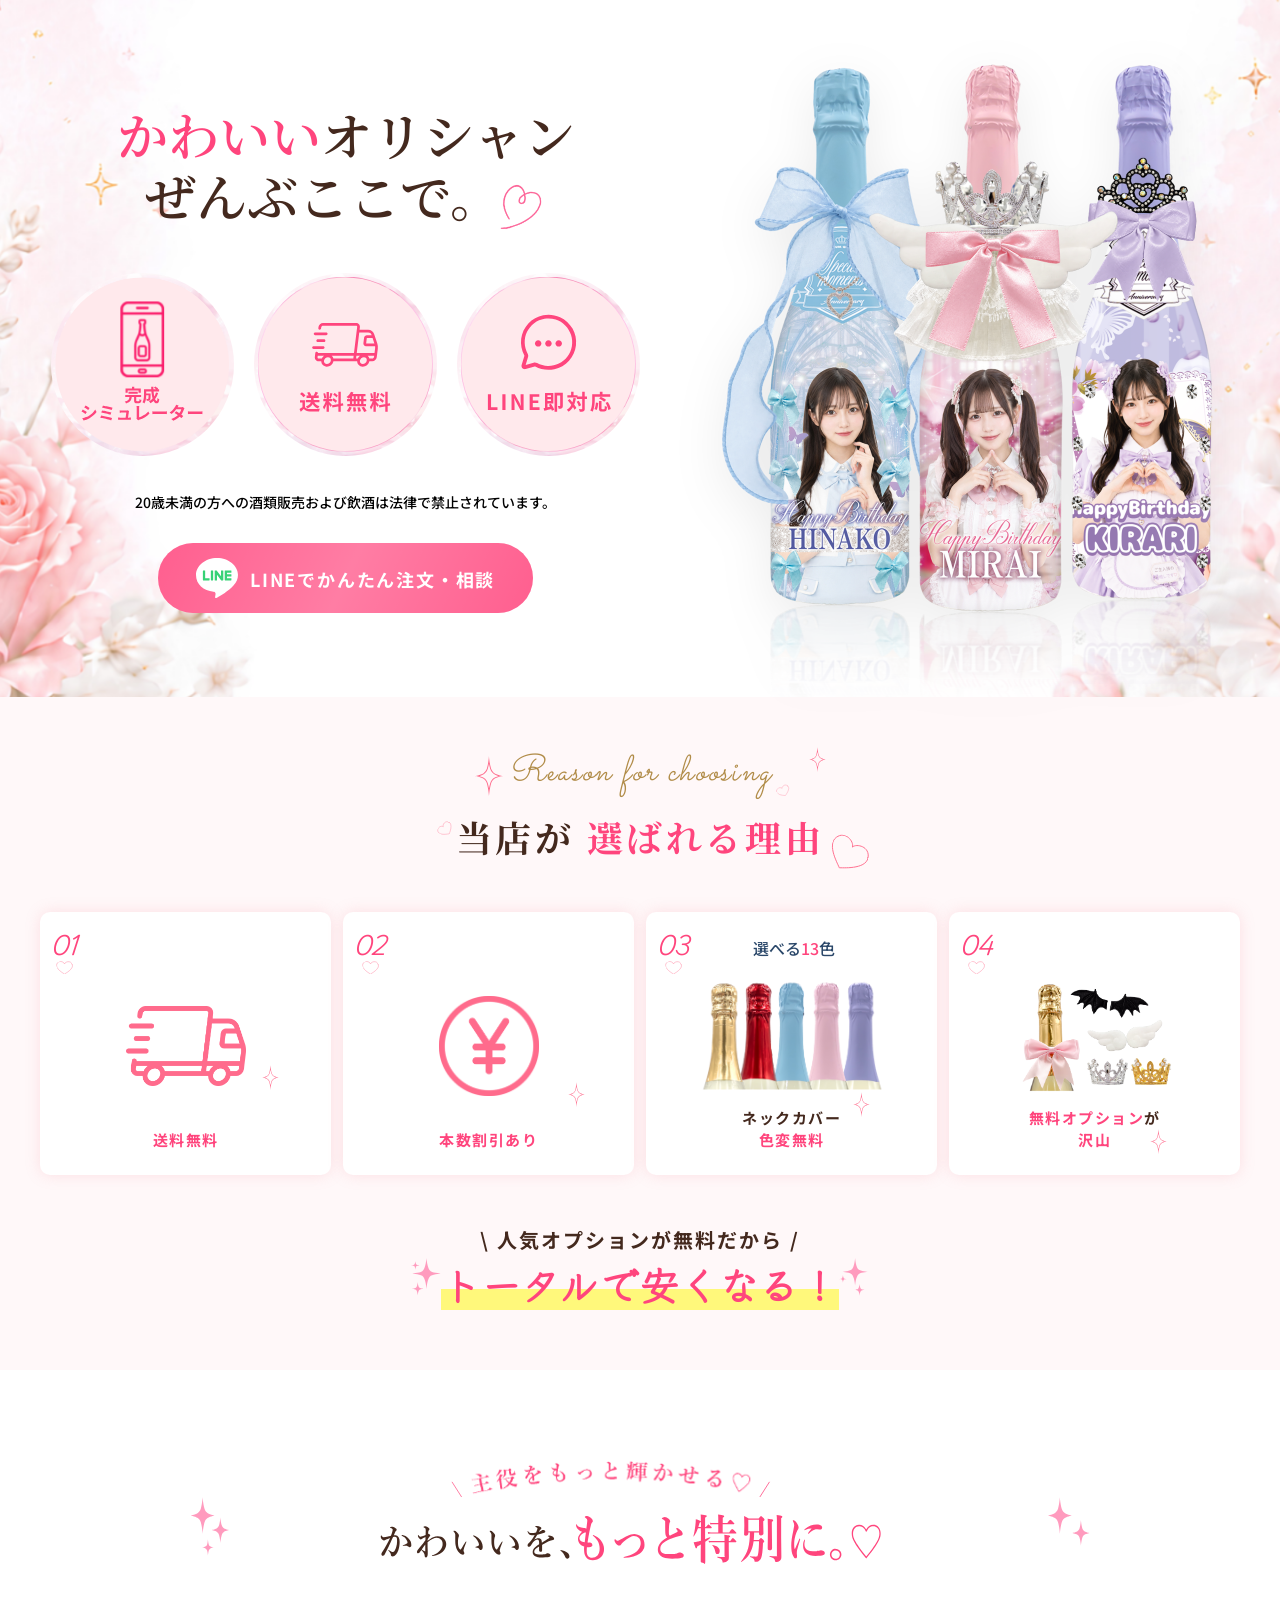
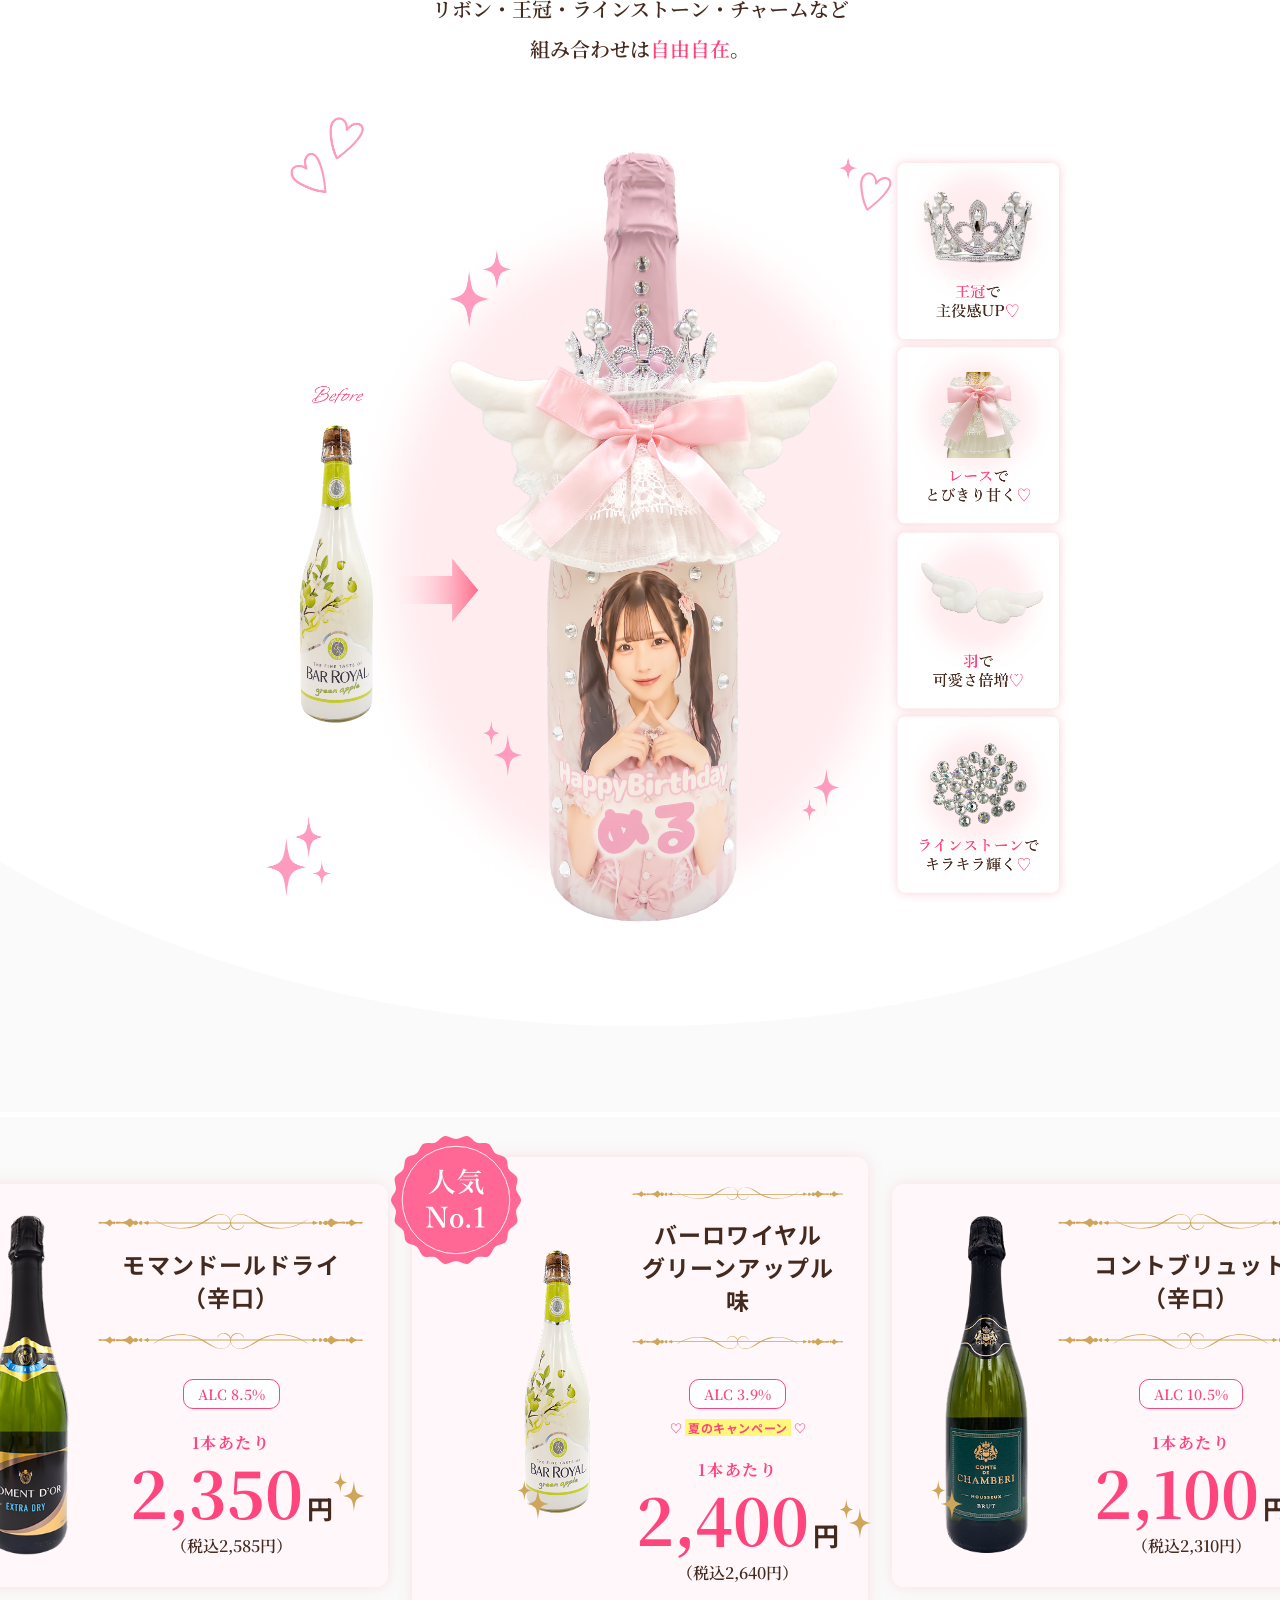
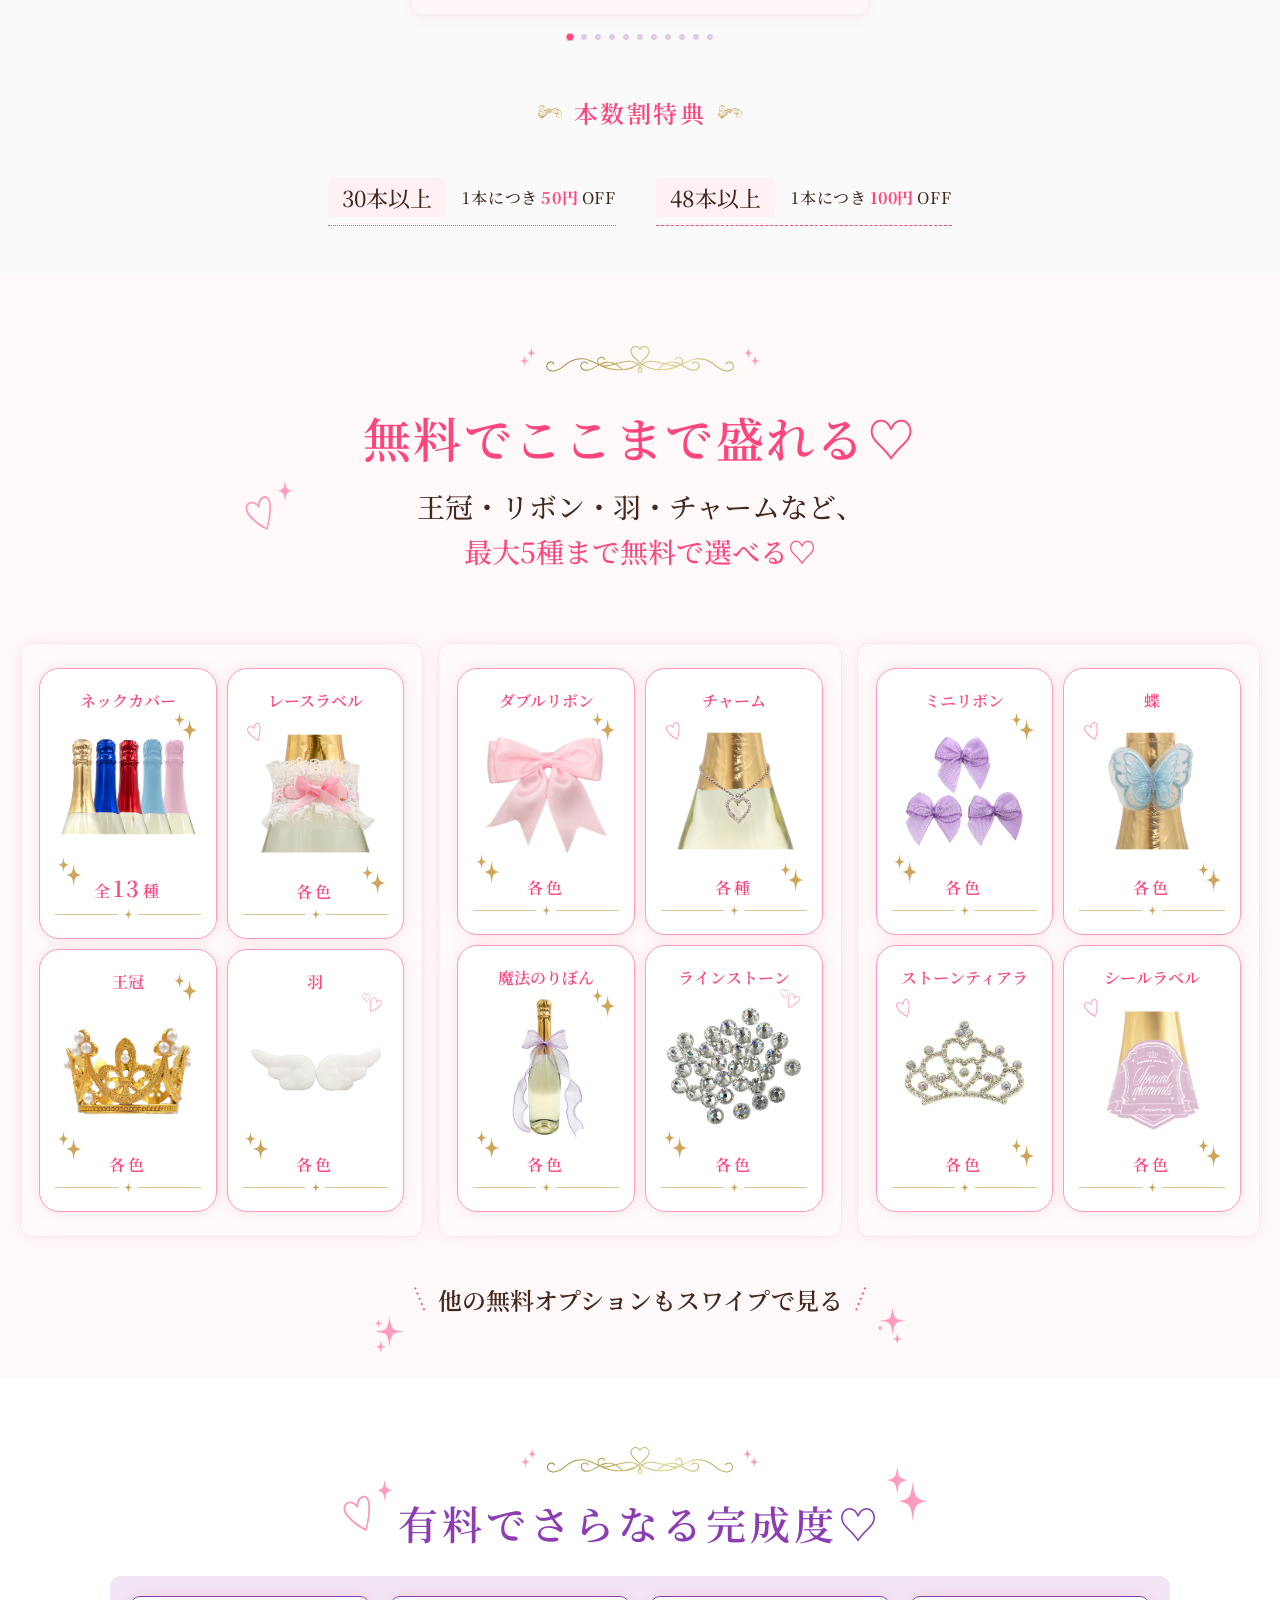
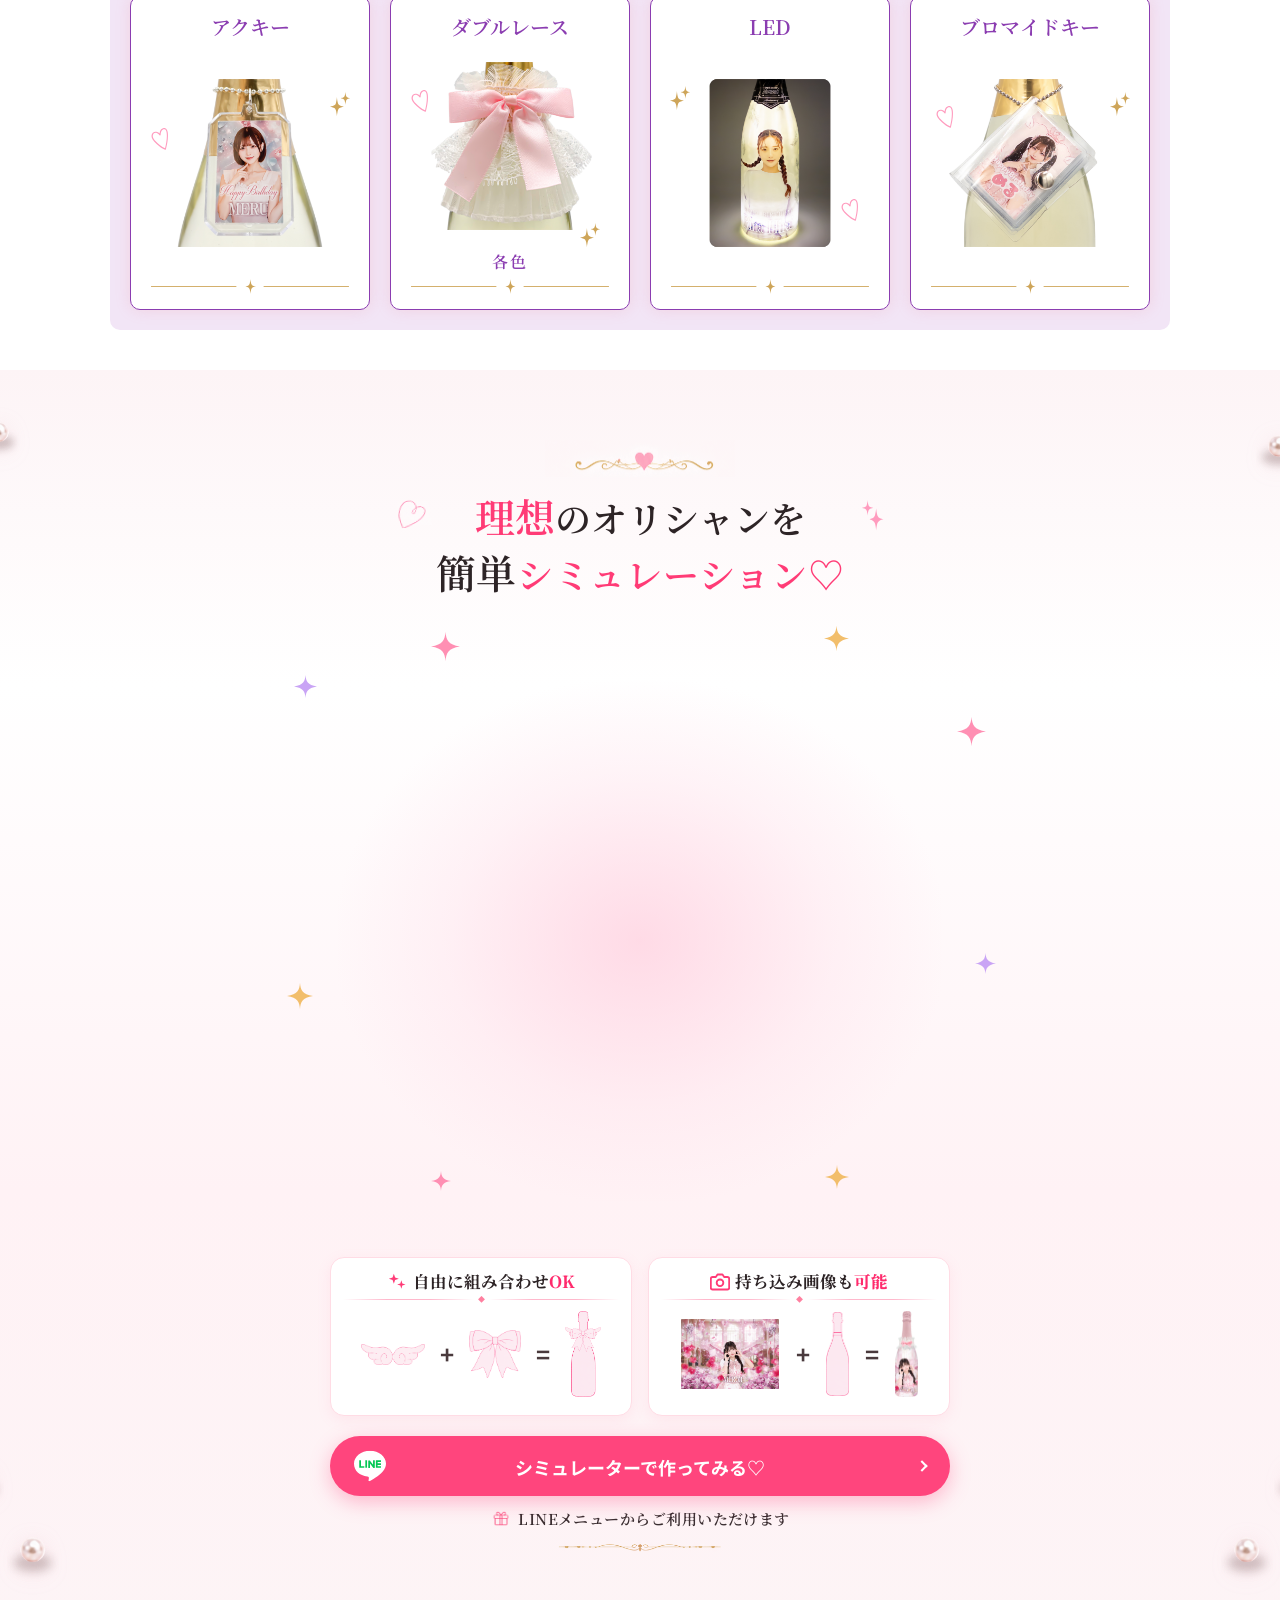
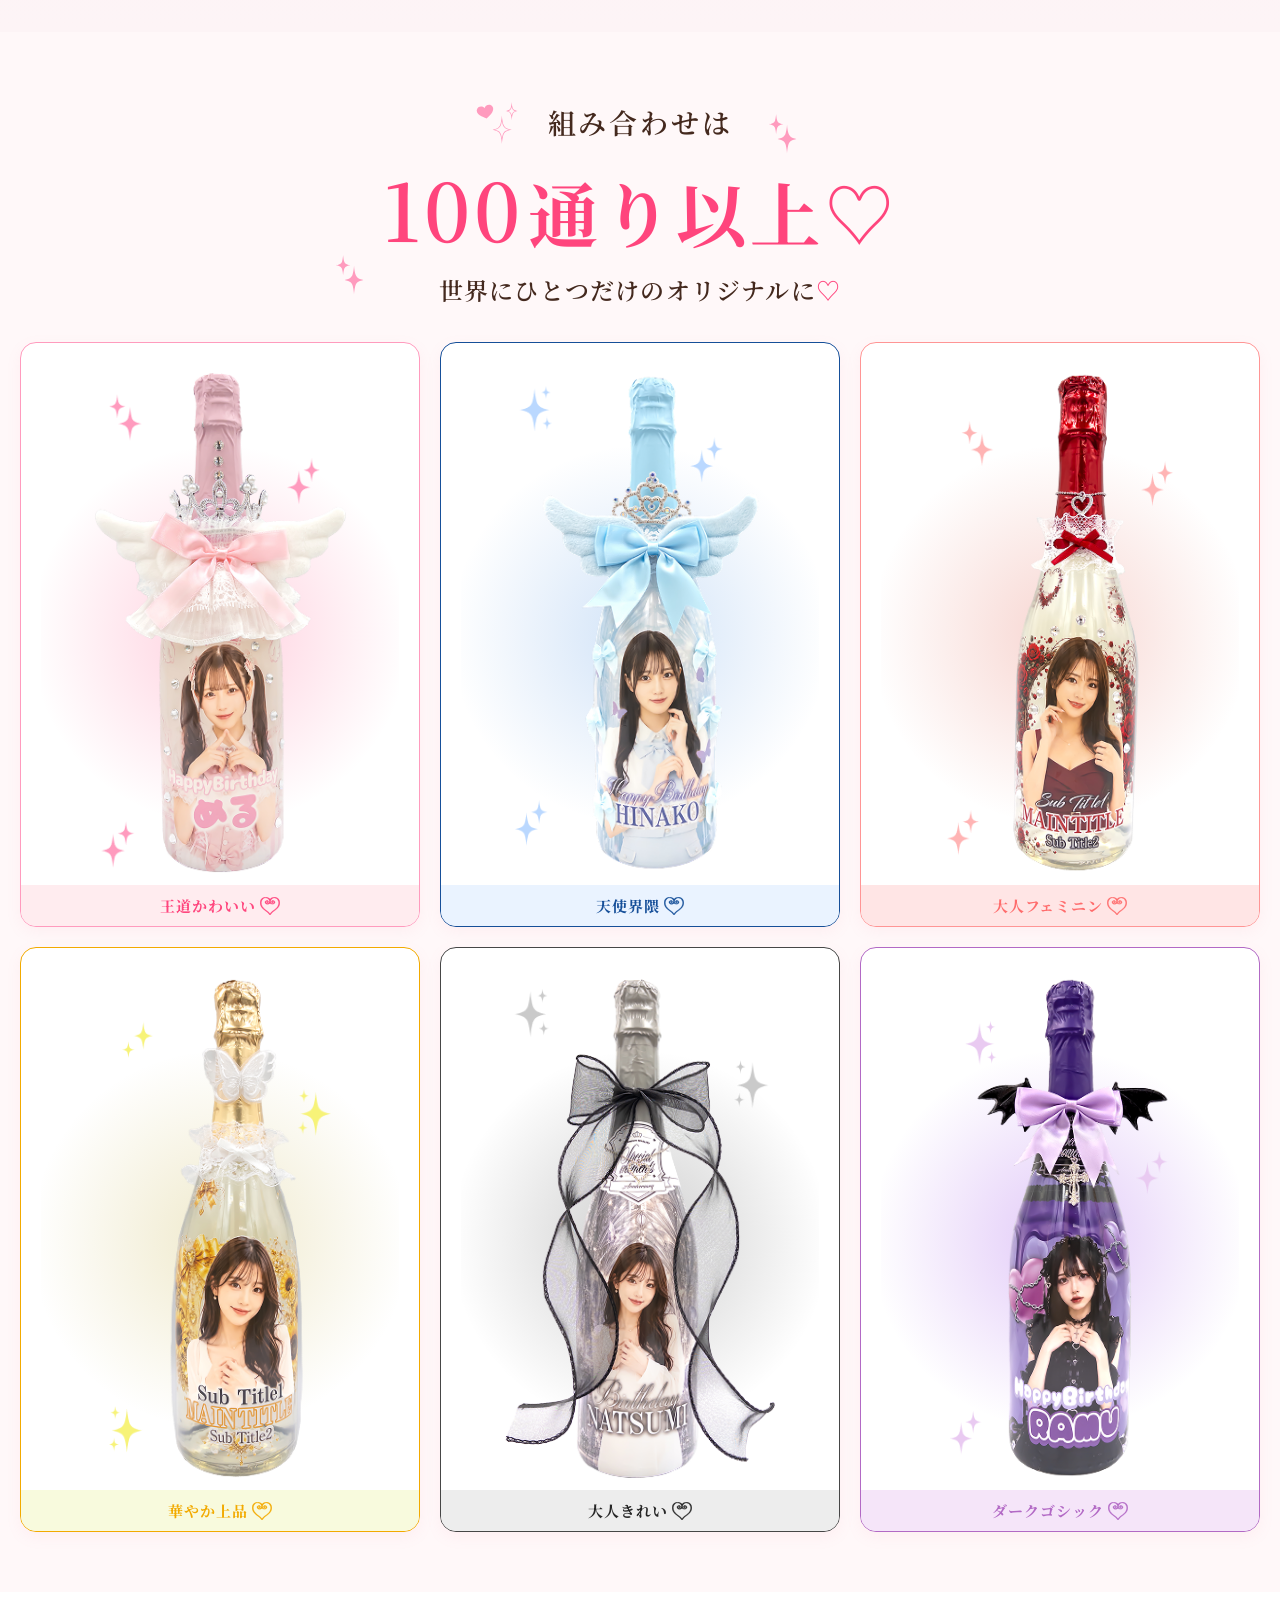
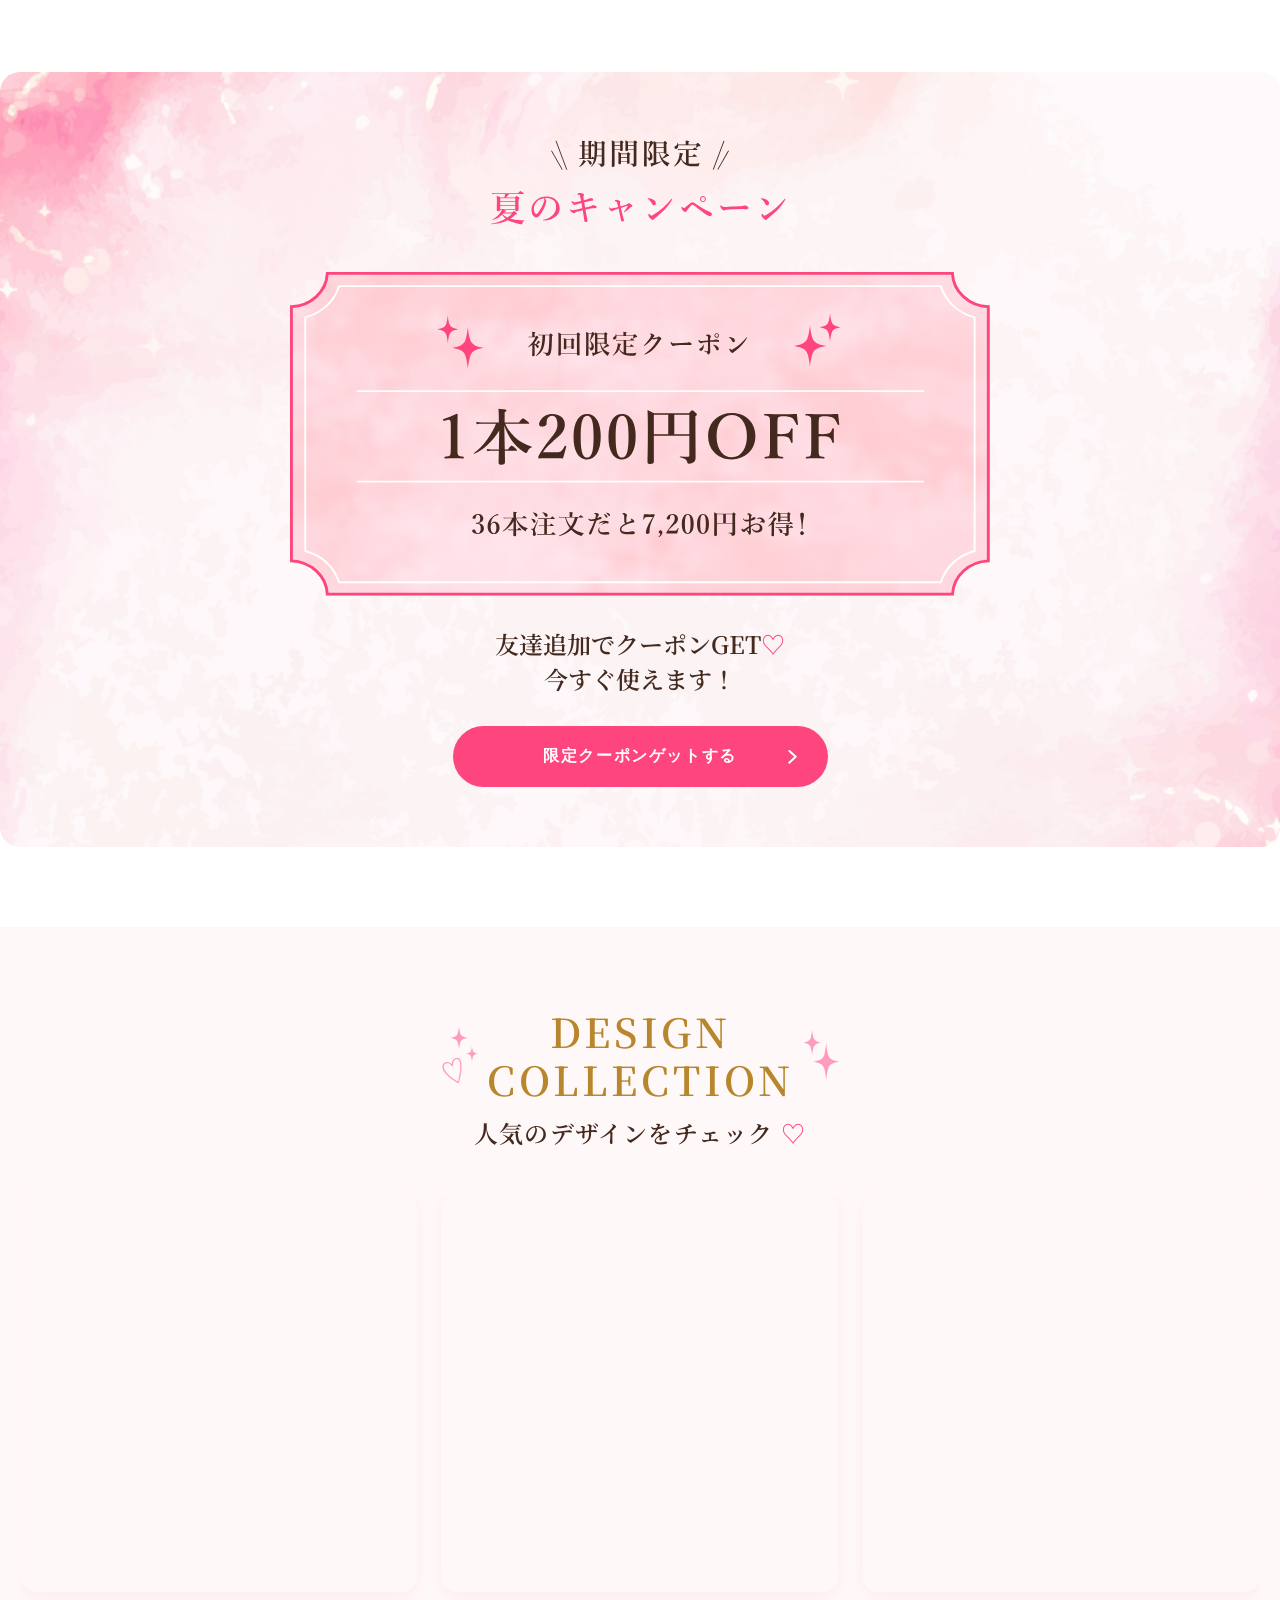
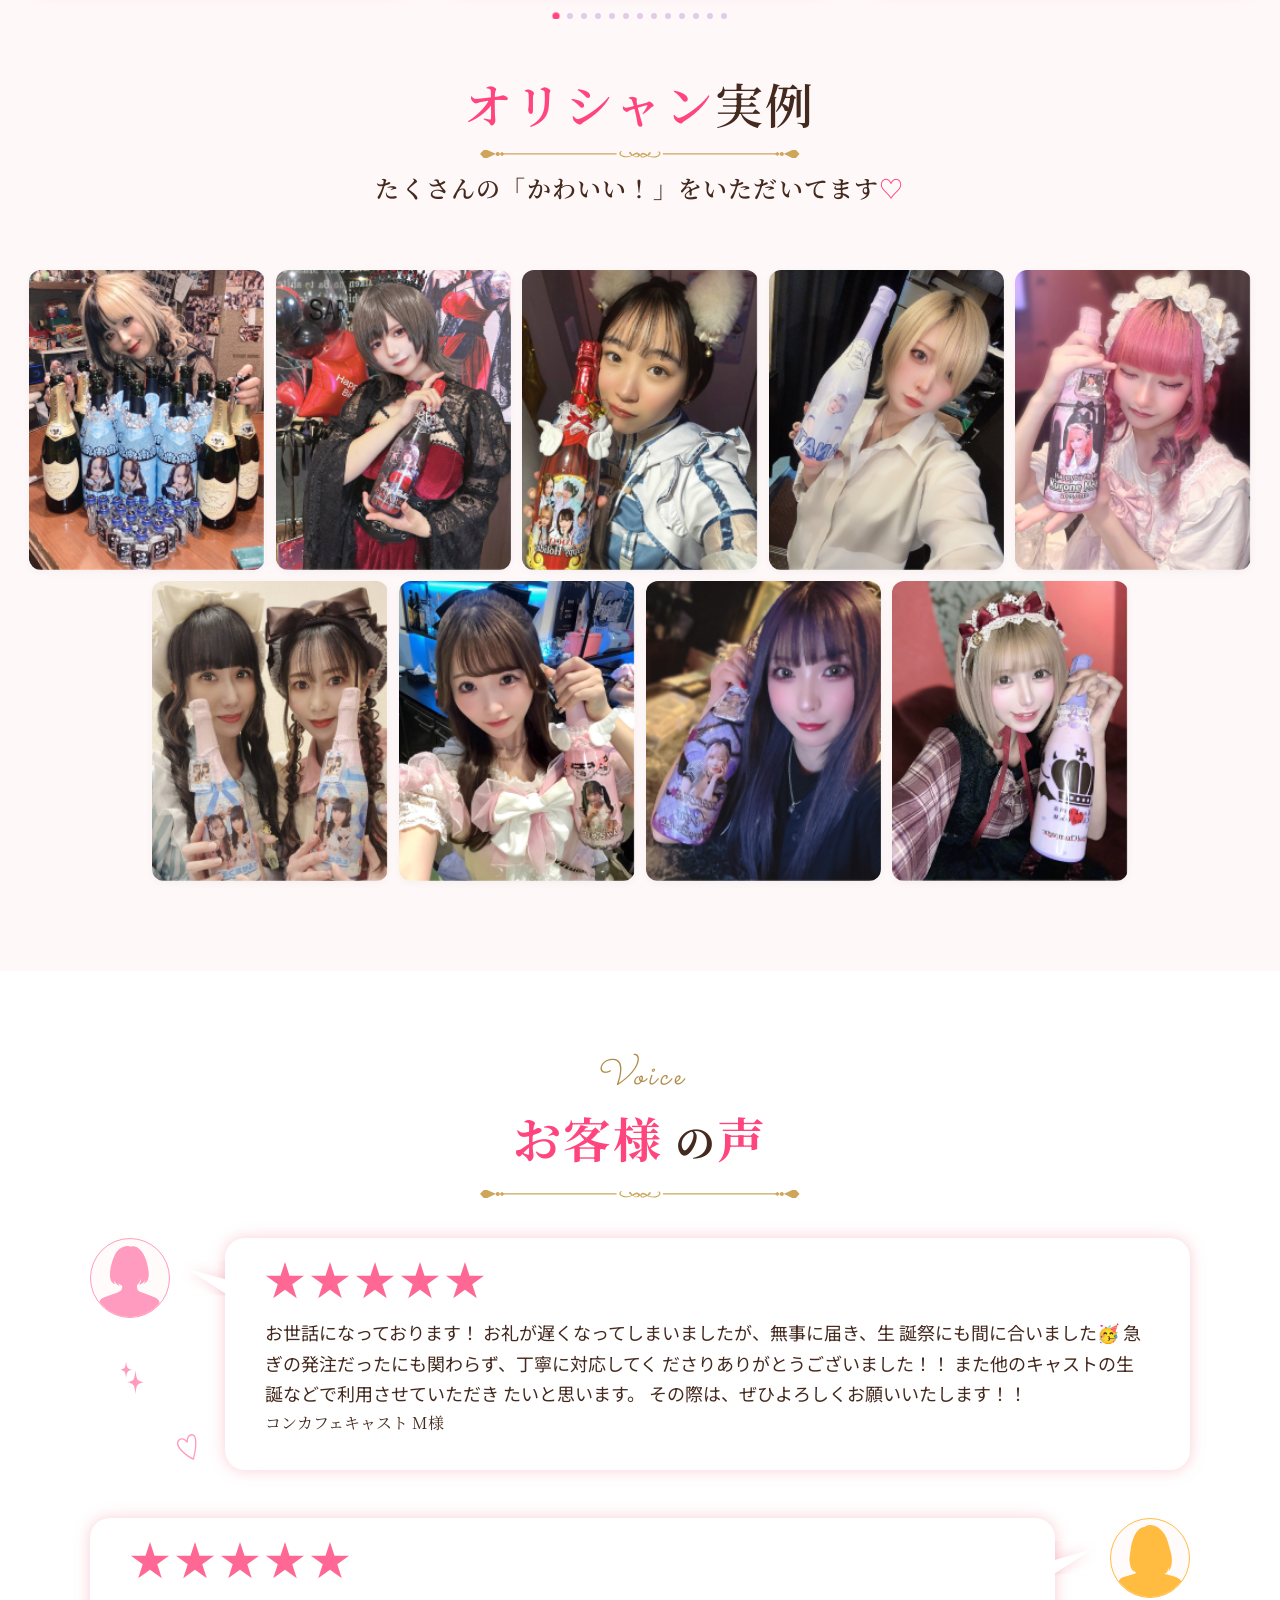
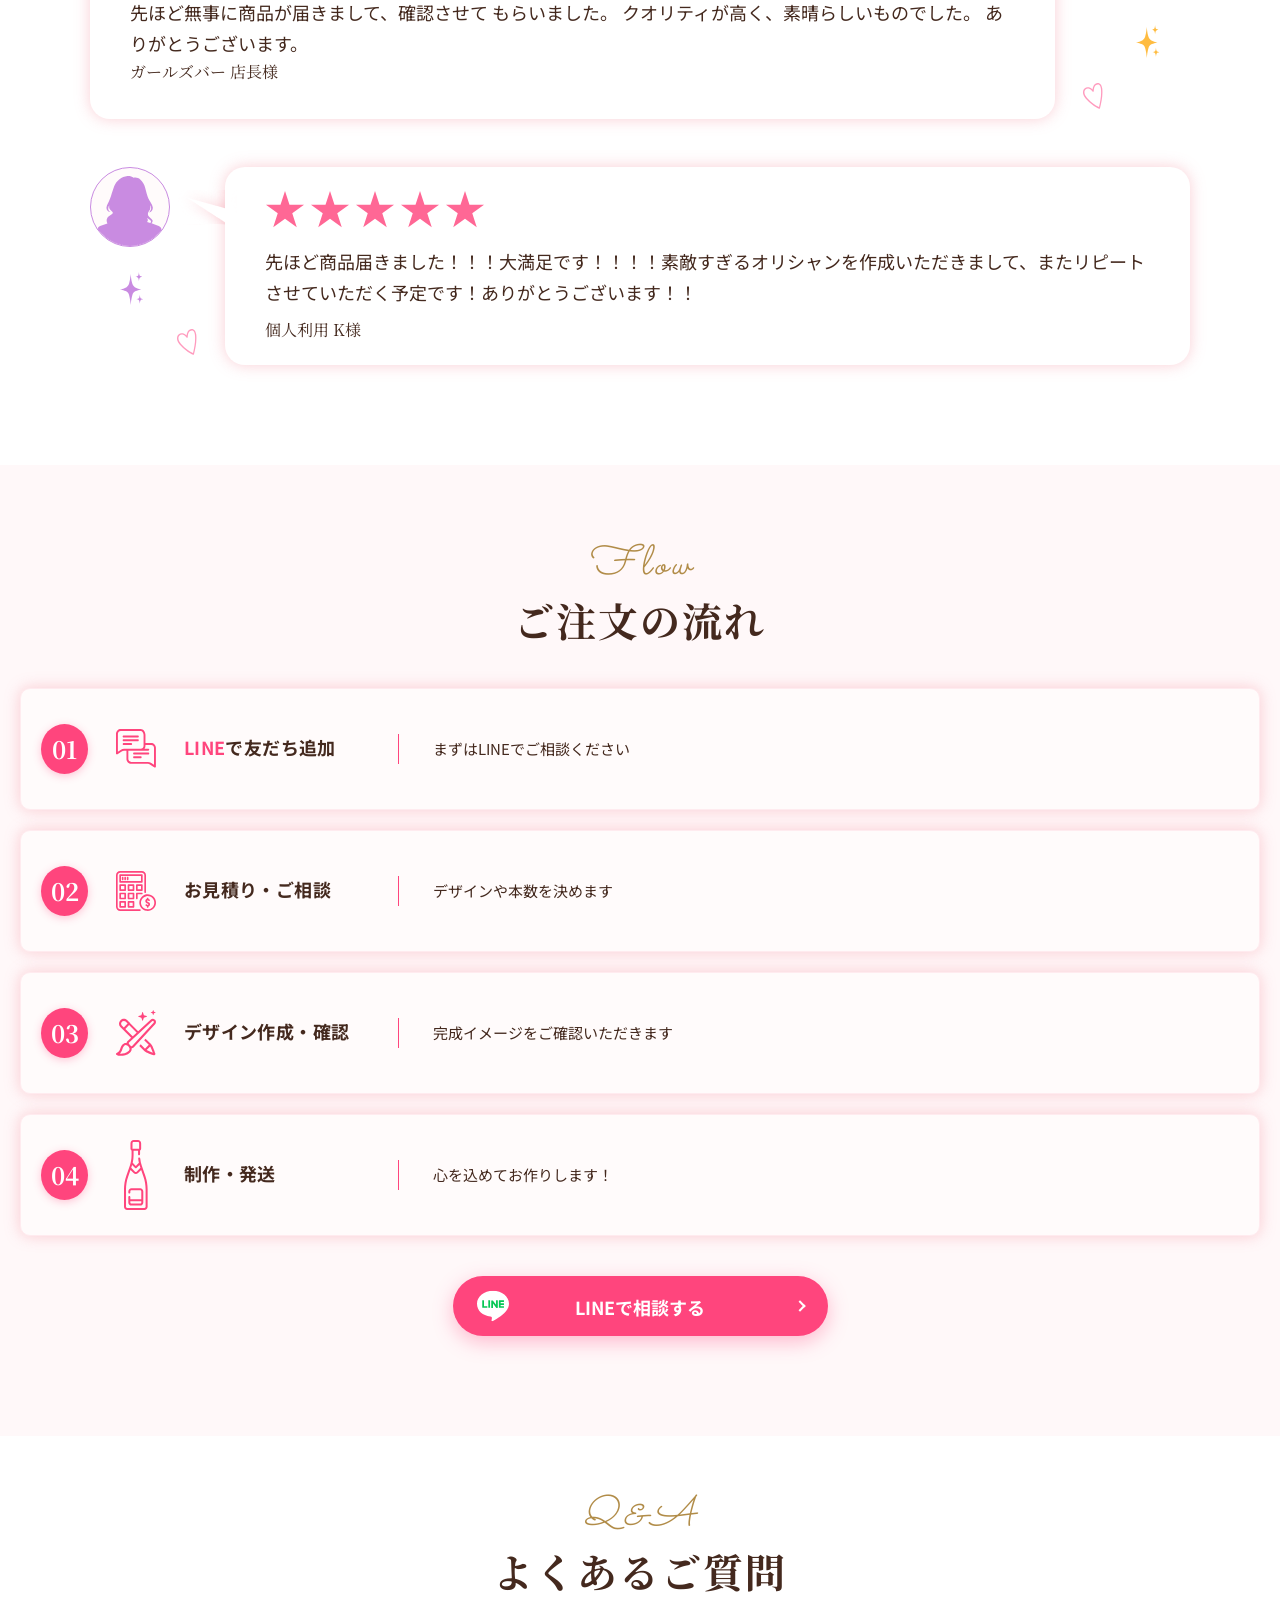
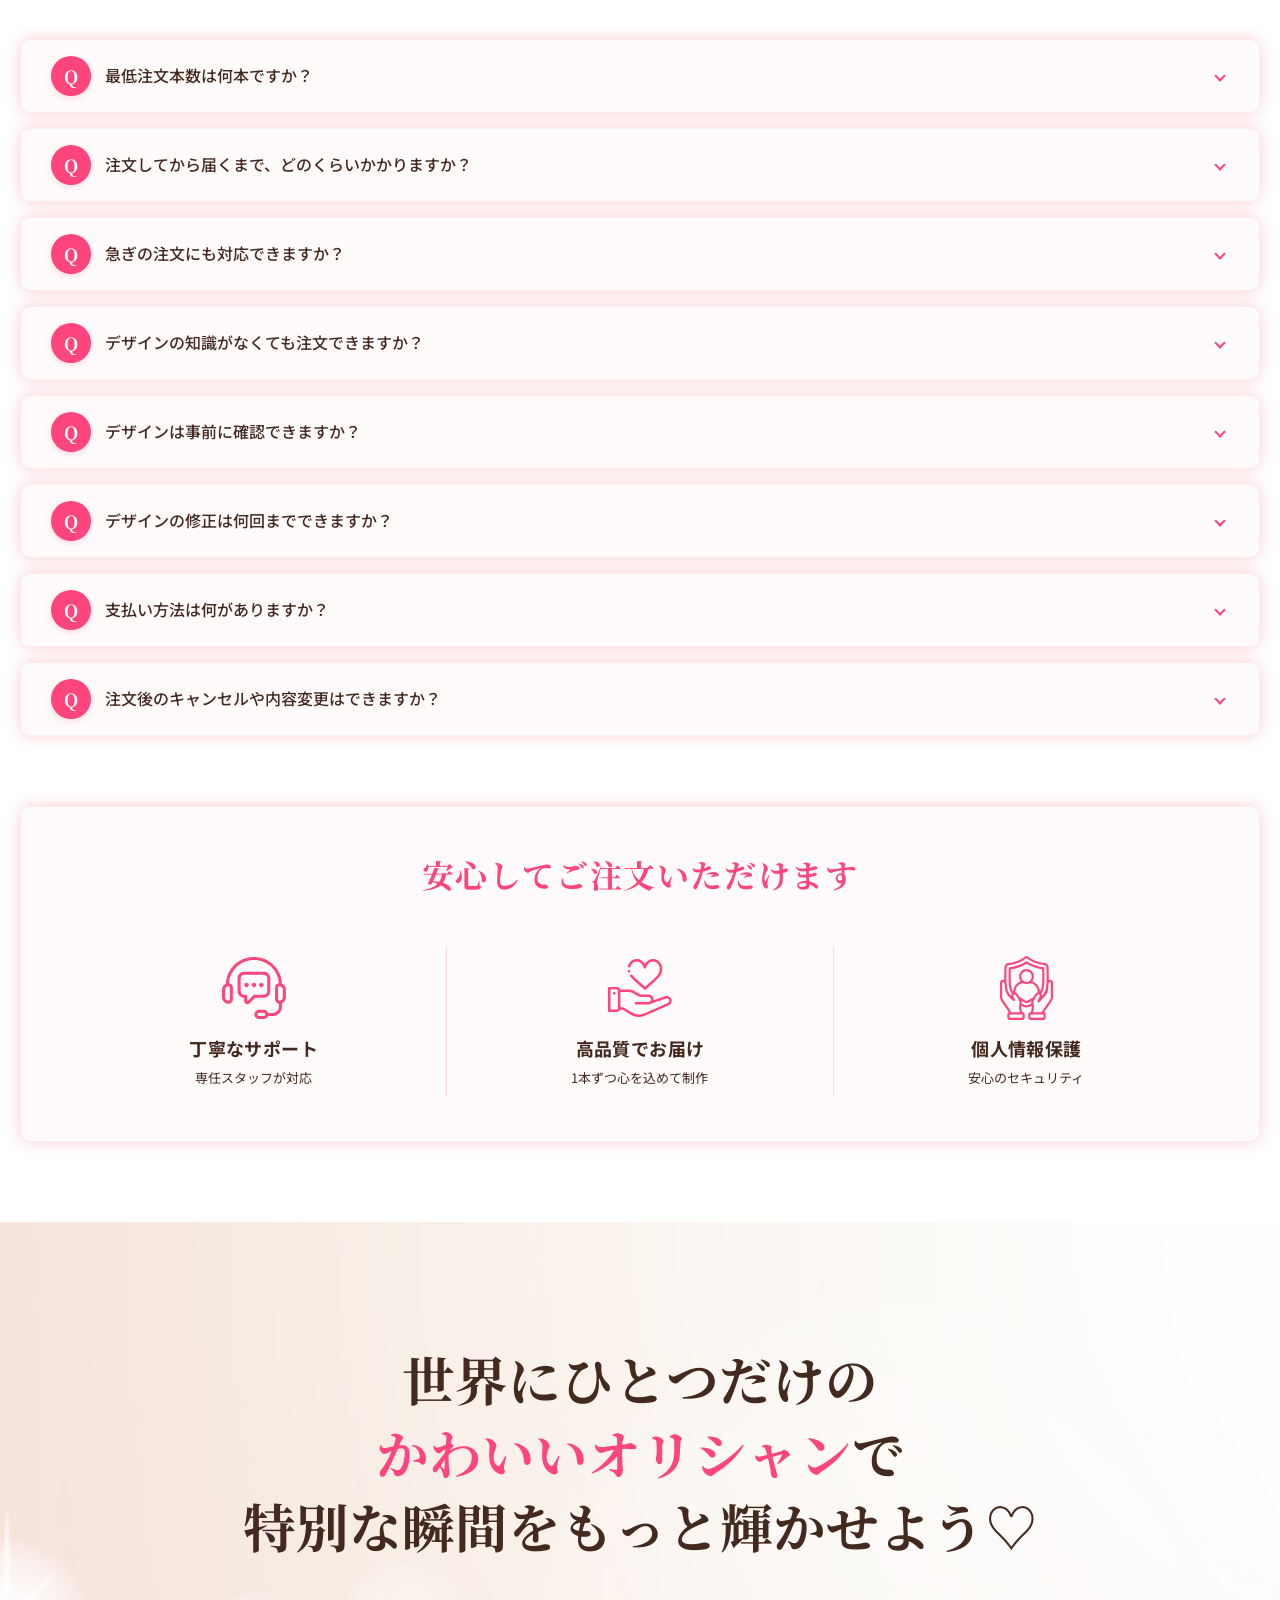
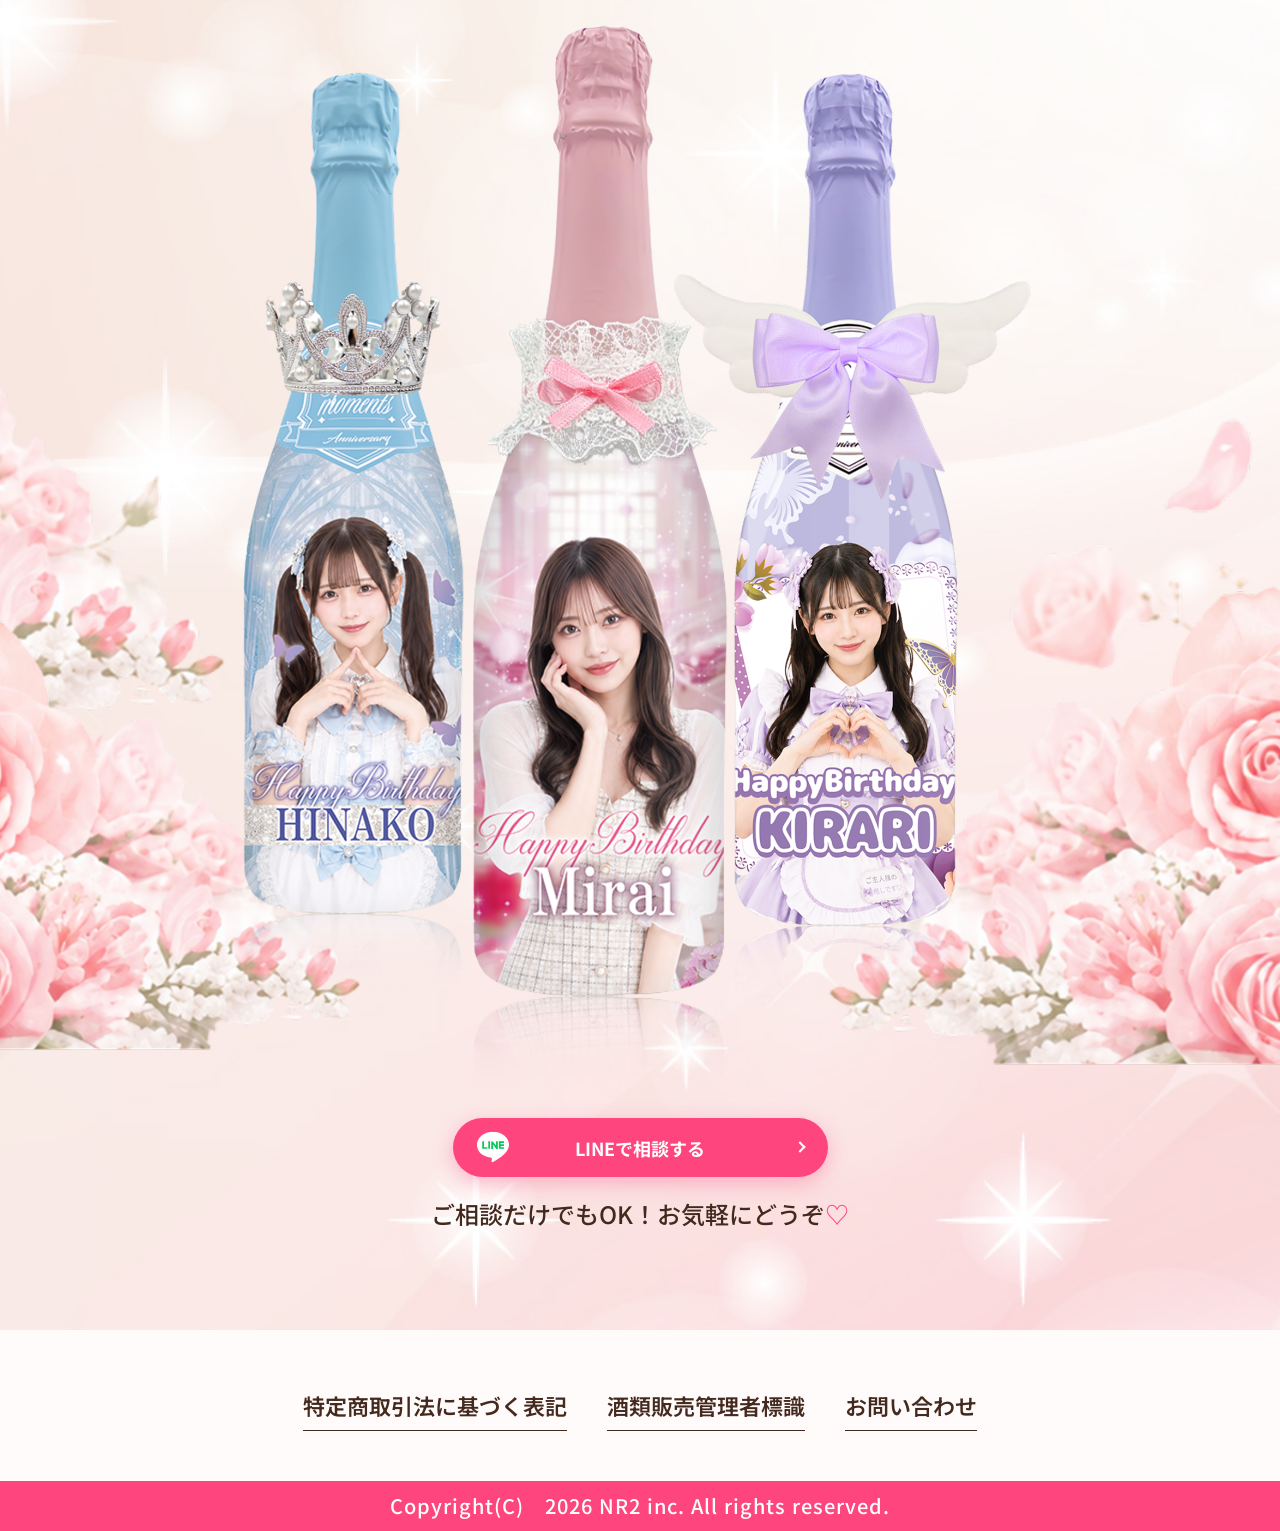
<file: index.html>
<!DOCTYPE html>
<html lang="ja">

<head>
  <meta charset="UTF-8">
  <meta name="viewport" content="width=device-width, initial-scale=1.0">
  <title>かわいいオリシャン ぜんぶここで。</title>
  <meta name="description" content="かわいいオリジナルシャンパン（オリシャン）の作成ならこちら。6本からOK、送料無料、LINEで即対応！">
  <link rel="preconnect" href="https://fonts.googleapis.com">
  <link rel="preconnect" href="https://fonts.gstatic.com" crossorigin>
  <link
    href="https://fonts.googleapis.com/css2?family=Inter:ital,opsz,wght@0,14..32,100..900;1,14..32,100..900&family=Josefin+Sans:ital,wght@0,100..700;1,100..700&family=Noto+Sans+JP:wght@100..900&family=Noto+Serif+JP:wght@200..900&family=Philosopher:ital,wght@0,400;0,700;1,400;1,700&family=Playwrite+US+Trad:wght@100..400&family=Sacramento&display=swap"
    rel="stylesheet">
  <link
    href="https://fonts.googleapis.com/css2?family=Noto+Sans+JP:wght@400;500;700;900&family=Noto+Serif+JP:wght@600;700&family=Playfair+Display:ital,wght@1,500&display=swap"
    rel="stylesheet">
  <link
    href="https://fonts.googleapis.com/css2?family=Inter:ital,opsz,wght@0,14..32,100..900;1,14..32,100..900&family=Josefin+Sans:ital,wght@0,100..700;1,100..700&family=Noto+Sans+JP:wght@100..900&family=Noto+Serif+JP:wght@200..900&family=Philosopher:ital,wght@0,400;0,700;1,400;1,700&family=Sacramento&display=swap"
    rel="stylesheet">
  <link rel="stylesheet" href="style.css?v=1.3">
</head>

<body>
  <div class="page-container">
    <header class="hero-section">
      <div class="hero-inner">
        <div class="hero-left-content">
          <div class="hero-title-container">
            <h1 class="hero-title">
              <span class="text-pink">かわいい</span>オリシャン<br>
              ぜんぶここで。<span class="heart-wrapper"><img src="assets/heart-banner.png" alt="ハート" class="heart-icon"></span>
            </h1>
          </div>

          <div class="hero-info-container">
            <div class="badges-row">
              <div class="badges-card">
                <img src="assets/bottle-circle-mobile.svg" alt="">
              </div>
              <div class="badges-card">
                <img src="assets/bottle-circle-2.svg" alt="">
              </div>
              <div class="badges-card">
                <img src="assets/bottle-circle-3.svg" alt="">
              </div>
            </div>

            <p class="warning-text">
              20歳未満の方への酒類販売および飲酒は法律で禁止されています。
            </p>

            <div class="cta-wrapper">
              <a href="#" class="cta-button" id="line-cta">
                <img src="assets/line-icon.svg" alt="LINE" class="cta-icon">
                <span>LINEでかんたん注文・相談</span>
              </a>
            </div>
          </div>
        </div>

        <div class="bottles-container">
          <img src="assets/hero-bottles.png" alt="オリジナルシャンパン（HINAKO・MIRAI・KIRARI）" class="bottles-group-img"
            width="1000" height="1274" fetchpriority="high" decoding="async">
        </div>
      </div>
    </header>

    <section class="reason-for-choosing">
      <div class="reason-header-container">
        <div class="reason-english-title">
          <img src="assets/star.svg" alt="sparkle" class="sparkle-icon-small left">
          <span class="english-text">Reason for choosing</span>
          <img src="assets/heart.svg" alt="heart" class="heart-icon-small">
          <img src="assets/star.svg" alt="sparkle" class="sparkle-icon-small right">
        </div>
        <h2 class="reason-japanese-title">
          <img src="assets/heart.svg" alt="heart" class="title-heart-left">
          当店が<span class="text-pink">選ばれる理由</span>
          <img src="assets/heart.svg" alt="heart" class="title-heart-right">
        </h2>
      </div>

      <div class="reasons-grid">
        <div class="reason-card">
          <div class="card-header">
            <div class="card-header-left">
              <span class="card-number">01</span>
              <img src="assets/heart.svg" alt="heart" class="card-heart">
            </div>
          </div>
          <div class="card-media">
            <img src="assets/truck-icon.png" alt="送料無料" class="card-img-truck">
          </div>
          <h3 class="card-title text-pink">送料無料</h3>
          <img src="assets/star.svg" alt="sparkle" class="card-sparkle first">
        </div>
        <div class="reason-card">
          <div class="card-header">
            <div class="card-header-left">
              <span class="card-number">02</span>
              <img src="assets/heart.svg" alt="heart" class="card-heart">
            </div>
          </div>
          <div class="card-media card-media-center">
            <img src="assets/y-icon.png" alt="本数割引あり" class="card-img-product4">
          </div>
          <h3 class="card-title text-pink">本数割引あり</h3>
          <img src="assets/star.svg" alt="sparkle" class="card-sparkle fourth">
        </div>
        <div class="reason-card">
          <div class="card-header">
            <div class="card-header-left">
              <span class="card-number">03</span>
              <img src="assets/heart.svg" alt="heart" class="card-heart">
            </div>
            <div class="card-header-right">
              <span class="badge-top">選べる<span class="text-pink">13</span>色</span>
            </div>
          </div>
          <div class="card-media">
            <img src="assets/bottles-card-img.png" alt="ネックカバー" class="card-img-product1">
          </div>
          <h3 class="card-title">ネックカバー<br><span class="text-pink">色変無料</span></h3>
          <img src="assets/star.svg" alt="sparkle" class="card-sparkle second">
        </div>



        <div class="reason-card">
          <div class="card-header">
            <div class="card-header-left">
              <span class="card-number">04</span>
              <img src="assets/heart.svg" alt="heart" class="card-heart">
            </div>
          </div>
          <div class="card-media">
            <img src="assets/product-2.png" alt="無料オプションが沢山" class="card-img-product2">
          </div>
          <h3 class="card-title"><span class="text-pink">無料オプション</span>が<br><span class="text-pink">沢山</span></h3>
          <img src="assets/star.svg" alt="sparkle" class="card-sparkle third">
        </div>


      </div>

      <div class="reason-footer">
        <p class="footer-sub-text">\ 人気オプションが無料だから /</p>
        <h3 class="footer-main-text">
          <img src="assets/start-filled-1.svg" alt="sparkle" class="footer-sparkle-img sparkle-left">
          <span class="highlight-underline">トータルで安くなる！</span>
          <img src="assets/star-filled-2.svg" alt="sparkle" class="footer-sparkle-img sparkle-right">
        </h3>
      </div>
    </section>

    <section class="line-up-section">
      <div class="line-up-header">
        <img src="./assets/title-sec.svg" alt="ラインナップ" class="not-show">
        <img src="./assets/title-sec-pc.svg" alt="ラインナップ" class="show">
        <img src="./assets/sec-divider.png" alt="divider" class="not-show">
        <h3>
          リボン・王冠・ラインストーン・チャームなど<br />
          組み合わせは<span class="text-pink">自由自在</span>。
        </h3>
      </div>
      <div class="content-section-second">
        <img src="./assets/sp.png" alt="" class="not-show">
        <img src="./assets/pc.png" alt="" class="show">
      </div>

      <!-- Product Slider Container -->
      <div class="product-slider-wrapper">
        <div class="product-slider-track">
          <!-- Slide 1 (Green Apple) -->
          <div class="product-slider-slide">
            <div class="product-card no-1-badge">
              <img src="./assets/no-1-badge.svg" alt="人気No.1" class="product-badge-no1">
              <div class="product-left">
                <img src="./assets/real-bottle-1.png" alt="バーロワイヤル グリーンアップル味" class="product-bottle-img">
                <img src="./assets/charcol-stars.svg" alt="sparkle" class="product-stars-left">
              </div>
              <div class="product-right">
                <img src="./assets/divider-top.svg" alt="divider" class="product-divider divider-top">
                <h4 class="product-title-text">バーロワイヤル<br>グリーンアップル味</h4>
                <img src="./assets/divider-bottom.svg" alt="divider" class="product-divider divider-bottom">
                <div class="alc-badge">ALC 3.9%</div>
                <span class="campaign-badge-wrapper">♡
                  <div class="campaign-badge">夏のキャンペーン</div> ♡
                </span>
                <div class="price-label">1本あたり</div>
                <div class="price-value-container">
                  <span class="price-number">2,400</span><span class="price-unit">円</span>
                  <img src="./assets/charcol-stars.svg" alt="sparkle" class="product-stars-right">
                </div>
                <div class="tax-text">（税込2,640円）</div>
              </div>
            </div>
          </div>
          <!-- Slide 2 (Conto Brut) -->
          <div class="product-slider-slide">
            <div class="product-card">
              <div class="product-left">
                <img src="./assets/real-bottle-3.png" alt="コントブリュット (辛口)" class="product-bottle-img">
                <img src="./assets/charcol-stars.svg" alt="sparkle" class="product-stars-left">
              </div>
              <div class="product-right">
                <img src="./assets/divider-top.svg" alt="divider" class="product-divider divider-top">
                <h4 class="product-title-text">コントブリュット<br>（辛口）</h4>
                <img src="./assets/divider-bottom.svg" alt="divider" class="product-divider divider-bottom">
                <div class="alc-badge">ALC 10.5%</div>
                <div class="price-label">1本あたり</div>
                <div class="price-value-container">
                  <span class="price-number">2,100</span><span class="price-unit">円</span>
                  <img src="./assets/charcol-stars.svg" alt="sparkle" class="product-stars-right">
                </div>
                <div class="tax-text">（税込2,310円）</div>
              </div>
            </div>
          </div>
          <!-- Slide 3 (Mommendol Ice) -->
          <div class="product-slider-slide">
            <div class="product-card">
              <div class="product-left">
                <img src="./assets/real-bottle-4.png" alt="モマンドールアイス (甘口)" class="product-bottle-img">
                <img src="./assets/charcol-stars.svg" alt="sparkle" class="product-stars-left">
              </div>
              <div class="product-right">
                <img src="./assets/divider-top.svg" alt="divider" class="product-divider divider-top">
                <h4 class="product-title-text">モマンドールアイス<br>（甘口）</h4>
                <img src="./assets/divider-bottom.svg" alt="divider" class="product-divider divider-bottom">
                <div class="alc-badge">ALC 8.5%</div>
                <div class="price-label">1本あたり</div>
                <div class="price-value-container">
                  <span class="price-number">2,350</span><span class="price-unit">円</span>
                  <img src="./assets/charcol-stars.svg" alt="sparkle" class="product-stars-right">
                </div>
                <div class="tax-text">（税込2,585円）</div>
              </div>
            </div>
          </div>
          <!-- Slide 4 (Cidre) -->
          <div class="product-slider-slide">
            <div class="product-card no-1-badge">
              <img src="./assets/no-2-badge.svg" alt="度数2%" class="product-badge-no1">
              <div class="product-left">
                <img src="./assets/real-bottle-5.png" alt="シードル" class="product-bottle-img">
                <img src="./assets/charcol-stars.svg" alt="sparkle" class="product-stars-left">
              </div>
              <div class="product-right">
                <img src="./assets/divider-top.svg" alt="divider" class="product-divider divider-top">
                <h4 class="product-title-text">シードル</h4>
                <img src="./assets/divider-bottom.svg" alt="divider" class="product-divider divider-bottom">
                <div class="alc-badge">ALC 2%</div>
                <div class="price-label">1本あたり</div>
                <div class="price-value-container">
                  <span class="price-number">2,600</span><span class="price-unit">円</span>
                  <img src="./assets/charcol-stars.svg" alt="sparkle" class="product-stars-right">
                </div>
                <div class="tax-text">（税込2,860円）</div>
              </div>
            </div>
          </div>
          <!-- Slide 5 (Listel Grape) -->
          <div class="product-slider-slide">
            <div class="product-card">
              <div class="product-left">
                <img src="./assets/real-bottle-6.png" alt="リステルグレープ (甘口)" class="product-bottle-img">
                <img src="./assets/charcol-stars.svg" alt="sparkle" class="product-stars-left">
              </div>
              <div class="product-right">
                <img src="./assets/divider-top.svg" alt="divider" class="product-divider divider-top">
                <h4 class="product-title-text">リステルグレープ<br>（甘口）</h4>
                <img src="./assets/divider-bottom.svg" alt="divider" class="product-divider divider-bottom">
                <div class="alc-badge">ALC 2.5%</div>
                <div class="price-label">1本あたり</div>
                <div class="price-value-container">
                  <span class="price-number">2,770</span><span class="price-unit">円</span>
                  <img src="./assets/charcol-stars.svg" alt="sparkle" class="product-stars-right">
                </div>
                <div class="tax-text">（税込3,047円）</div>
              </div>
            </div>
          </div>
          <!-- Slide 6 (Non-Alcohol White Grape) -->
          <div class="product-slider-slide">
            <div class="product-card">
              <div class="product-left">
                <img src="./assets/real-bottle-7.png" alt="ノンアルコール ホワイトグレープ (甘口)" class="product-bottle-img">
                <img src="./assets/charcol-stars.svg" alt="sparkle" class="product-stars-left">
              </div>
              <div class="product-right">
                <img src="./assets/divider-top.svg" alt="divider" class="product-divider divider-top">
                <h4 class="product-title-text">ノンアルコール<br>ホワイトグレープ<br>（甘口）</h4>
                <img src="./assets/divider-bottom.svg" alt="divider" class="product-divider divider-bottom">
                <div class="price-label">1本あたり</div>
                <div class="price-value-container">
                  <span class="price-number">2,150</span><span class="price-unit">円</span>
                  <img src="./assets/charcol-stars.svg" alt="sparkle" class="product-stars-right">
                </div>
                <div class="tax-text">（税込2,365円）</div>
              </div>
            </div>
          </div>
          <!-- Slide 7 (Delica Plan) -->
          <div class="product-slider-slide">
            <div class="product-card">
              <div class="product-left">
                <img src="./assets/real-bottle-8.png" alt="デリカプラン (やや甘口)" class="product-bottle-img">
                <img src="./assets/charcol-stars.svg" alt="sparkle" class="product-stars-left">
              </div>
              <div class="product-right">
                <img src="./assets/divider-top.svg" alt="divider" class="product-divider divider-top">
                <h4 class="product-title-text">デリカプラン<br>（やや甘口）</h4>
                <img src="./assets/divider-bottom.svg" alt="divider" class="product-divider divider-bottom">
                <div class="alc-badge">ALC 8.5%</div>
                <div class="price-label">1本あたり</div>
                <div class="price-value-container">
                  <span class="price-number">2,550</span><span class="price-unit">円</span>
                  <img src="./assets/charcol-stars.svg" alt="sparkle" class="product-stars-right">
                </div>
                <div class="tax-text">（税込2,805円）</div>
              </div>
            </div>
          </div>
          <!-- Slide 8 (Bar Royal Strawberry) -->
          <div class="product-slider-slide">
            <div class="product-card">
              <div class="product-left">
                <img src="./assets/real-bottle-9.png" alt="バーロワイヤル ストロベリー味 (甘口)" class="product-bottle-img">
                <img src="./assets/charcol-stars.svg" alt="sparkle" class="product-stars-left">
              </div>
              <div class="product-right">
                <img src="./assets/divider-top.svg" alt="divider" class="product-divider divider-top">
                <h4 class="product-title-text">バーロワイヤル<br>ストロベリー味<br>（甘口）</h4>
                <img src="./assets/divider-bottom.svg" alt="divider" class="product-divider divider-bottom">
                <div class="alc-badge">ALC 3.9%</div>
                <div class="price-label">1本あたり</div>
                <div class="price-value-container">
                  <span class="price-number">2,600</span><span class="price-unit">円</span>
                  <img src="./assets/charcol-stars.svg" alt="sparkle" class="product-stars-right">
                </div>
                <div class="tax-text">（税込2,860円）</div>
              </div>
            </div>
          </div>
          <!-- Slide 9 (Patio Peach) -->
          <div class="product-slider-slide">
            <div class="product-card">
              <div class="product-left">
                <img src="./assets/real-bottle-10.png" alt="パティオピーチ (甘口)" class="product-bottle-img">
                <img src="./assets/charcol-stars.svg" alt="sparkle" class="product-stars-left">
              </div>
              <div class="product-right">
                <img src="./assets/divider-top.svg" alt="divider" class="product-divider divider-top">
                <h4 class="product-title-text">パティオピーチ<br>（甘口）</h4>
                <img src="./assets/divider-bottom.svg" alt="divider" class="product-divider divider-bottom">
                <div class="alc-badge">ALC 4%</div>
                <div class="price-label">1本あたり</div>
                <div class="price-value-container">
                  <span class="price-number">2,600</span><span class="price-unit">円</span>
                  <img src="./assets/charcol-stars.svg" alt="sparkle" class="product-stars-right">
                </div>
                <div class="tax-text">（税込2,860円）</div>
              </div>
            </div>
          </div>
          <!-- Slide 10 (Non-Alcohol Montigny Brut) -->
          <div class="product-slider-slide">
            <div class="product-card">
              <div class="product-left">
                <img src="./assets/real-bottle-11.png" alt="ノンアルコール モンテニューブリュット (辛口)" class="product-bottle-img">
                <img src="./assets/charcol-stars.svg" alt="sparkle" class="product-stars-left">
              </div>
              <div class="product-right">
                <img src="./assets/divider-top.svg" alt="divider" class="product-divider divider-top">
                <h4 class="product-title-text">ノンアルコール<br>モンテニューブリュット<br>（辛口）</h4>
                <img src="./assets/divider-bottom.svg" alt="divider" class="product-divider divider-bottom">
                <div class="price-label">1本あたり</div>
                <div class="price-value-container">
                  <span class="price-number">2,600</span><span class="price-unit">円</span>
                  <img src="./assets/charcol-stars.svg" alt="sparkle" class="product-stars-right">
                </div>
                <div class="tax-text">（税込2,860円）</div>
              </div>
            </div>
          </div>
          <!-- Slide 11 (Mommendol Dry) -->
          <div class="product-slider-slide">
            <div class="product-card">
              <div class="product-left">
                <img src="./assets/real-bottle-12.png" alt="モマンドールドライ (辛口)" class="product-bottle-img">
                <img src="./assets/charcol-stars.svg" alt="sparkle" class="product-stars-left">
              </div>
              <div class="product-right">
                <img src="./assets/divider-top.svg" alt="divider" class="product-divider divider-top">
                <h4 class="product-title-text">モマンドールドライ<br>（辛口）</h4>
                <img src="./assets/divider-bottom.svg" alt="divider" class="product-divider divider-bottom">
                <div class="alc-badge">ALC 8.5%</div>
                <div class="price-label">1本あたり</div>
                <div class="price-value-container">
                  <span class="price-number">2,350</span><span class="price-unit">円</span>
                  <img src="./assets/charcol-stars.svg" alt="sparkle" class="product-stars-right">
                </div>
                <div class="tax-text">（税込2,585円）</div>
              </div>
            </div>
          </div>

        </div>
        <!-- Dots for mobile view -->
        <div class="product-dots-container"></div>
      </div>


      <div class="discount-benefit-section">
        <div class="discount-benefit-title">
          <img src="./assets/decor-left.svg" alt="ornament" class="benefit-ornament">
          <h4 class="benefit-title-text">本数割特典</h4>
          <img src="./assets/decor-right.svg" alt="ornament" class="benefit-ornament ornament-right">
        </div>

        <div class="discount-rows-container">
          <div class="discount-row">
            <span class="discount-badge">30本以上</span>
            <span class="discount-text">1本につき<span class="text-pink-val">50円</span>OFF</span>
          </div>
          <div class="discount-row">
            <span class="discount-badge">48本以上</span>
            <span class="discount-text">1本につき<span class="text-pink-val">100円</span>OFF</span>
          </div>
        </div>
      </div>
    </section>

    <section class="decor-option-section">
      <div class="decor-section-header">
        <img src="./assets/cr-decor.svg" alt="ornament" class="decor-header-ornament">
        <h2 class="decor-section-title">無料でここまで盛れる♡</h2>
        <div class="decor-section-subtitle-container">
          <img src="./assets/cr-decor-hws.svg" alt="heart sparkle" class="decor-subtitle-heart">
          <p class="decor-section-subtitle">
            王冠・リボン・羽・チャームなど、<br>
            <span class="text-pink">最大5種まで無料で選べる♡</span>
          </p>
        </div>
      </div>

      <!-- Carousel Container -->
      <div class="decor-carousel-wrapper">
        <div class="decor-carousel-track">
          <!-- Slide 1 -->
          <div class="decor-carousel-slide">
            <div class="decor-cards-grid">
              <!-- Card 1 -->
              <div class="decor-card">
                <span class="decor-sparkle-fixed top-right"></span>
                <span class="decor-sparkle-fixed bottom-left"></span>
                <h4 class="decor-card-title">ネックカバー</h4>
                <div class="decor-card-img-container">
                  <img src="./assets/1ネックカバー.png" alt="ネックカバー" class="decor-card-img">
                </div>
                <div class="decor-card-footer">
                  <p class="decor-card-subtext">全<span class="text-up">13</span>種</p>
                  <img src="./assets/cr-decor-card-inside.svg" alt="divider" class="decor-card-divider">
                </div>
              </div>

              <!-- Card 2 -->
              <div class="decor-card">
                <span class="decor-heart-fixed top-left"></span>
                <span class="decor-sparkle-fixed bottom-right"></span>
                <h4 class="decor-card-title">レースラベル</h4>
                <div class="decor-card-img-container">
                  <img src="./assets/2レースラベル.png" alt="レースラベル" class="decor-card-img">
                </div>
                <div class="decor-card-footer">
                  <p class="decor-card-subtext">各色</p>
                  <img src="./assets/cr-decor-card-inside.svg" alt="divider" class="decor-card-divider">
                </div>
              </div>

              <!-- Card 3 -->
              <div class="decor-card">
                <span class="decor-sparkle-fixed top-right 王冠"></span>
                <span class="decor-sparkle-fixed bottom-left"></span>
                <h4 class="decor-card-title">王冠</h4>
                <div class="decor-card-img-container">
                  <img src="./assets/3王冠.png" alt="王冠" class="decor-card-img">
                </div>
                <div class="decor-card-footer">
                  <p class="decor-card-subtext">各色</p>
                  <img src="./assets/cr-decor-card-inside.svg" alt="divider" class="decor-card-divider">
                </div>
              </div>

              <!-- Card 4 -->
              <div class="decor-card">
                <span class="decor-double-heart-fixed top-right">
                  <span class="decor-heart-fixed heart-1"></span>
                  <span class="decor-heart-fixed heart-2"></span>
                </span>
                <span class="decor-sparkle-fixed bottom-left"></span>
                <h4 class="decor-card-title">羽</h4>
                <div class="decor-card-img-container">
                  <img src="./assets/4羽.png" alt="羽" class="decor-card-img">
                </div>
                <div class="decor-card-footer">
                  <p class="decor-card-subtext">各色</p>
                  <img src="./assets/cr-decor-card-inside.svg" alt="divider" class="decor-card-divider">
                </div>
              </div>
            </div>
          </div>

          <!-- Slide 2 -->
          <div class="decor-carousel-slide">
            <div class="decor-cards-grid">
              <!-- Card 5 -->
              <div class="decor-card">
                <span class="decor-sparkle-fixed top-right"></span>
                <span class="decor-sparkle-fixed bottom-left"></span>
                <h4 class="decor-card-title">ダブルリボン</h4>
                <div class="decor-card-img-container">
                  <img src="./assets/5ダブルリボン.png" alt="ダブルリボン" class="decor-card-img">
                </div>
                <div class="decor-card-footer">
                  <p class="decor-card-subtext">各色</p>
                  <img src="./assets/cr-decor-card-inside.svg" alt="divider" class="decor-card-divider">
                </div>
              </div>

              <!-- Card 6 -->
              <div class="decor-card">
                <span class="decor-heart-fixed top-left"></span>
                <span class="decor-sparkle-fixed bottom-right"></span>
                <h4 class="decor-card-title">チャーム</h4>
                <div class="decor-card-img-container">
                  <img src="./assets/6チャーム.png" alt="チャーム" class="decor-card-img">
                </div>
                <div class="decor-card-footer">
                  <p class="decor-card-subtext">各種</p>
                  <img src="./assets/cr-decor-card-inside.svg" alt="divider" class="decor-card-divider">
                </div>
              </div>

              <!-- Card 7 -->
              <div class="decor-card">
                <span class="decor-sparkle-fixed top-right"></span>
                <span class="decor-sparkle-fixed bottom-left"></span>
                <h4 class="decor-card-title">魔法のりぼん</h4>
                <div class="decor-card-img-container">
                  <img src="./assets/7魔法のりぼん.png" alt="魔法のりぼん" class="decor-card-img">
                </div>
                <div class="decor-card-footer">
                  <p class="decor-card-subtext">各色</p>
                  <img src="./assets/cr-decor-card-inside.svg" alt="divider" class="decor-card-divider">
                </div>
              </div>

              <!-- Card 8 -->
              <div class="decor-card">
                <span class="decor-double-heart-fixed top-right">
                  <span class="decor-heart-fixed heart-1"></span>
                  <span class="decor-heart-fixed heart-2"></span>
                </span>
                <span class="decor-sparkle-fixed bottom-left"></span>
                <h4 class="decor-card-title">ラインストーン</h4>
                <div class="decor-card-img-container">
                  <img src="./assets/8ラインストーン.png" alt="ラインストーン" class="decor-card-img">
                </div>
                <div class="decor-card-footer">
                  <p class="decor-card-subtext">各色</p>
                  <img src="./assets/cr-decor-card-inside.svg" alt="divider" class="decor-card-divider">
                </div>
              </div>
            </div>
          </div>

          <!-- Slide 3 -->
          <div class="decor-carousel-slide">
            <div class="decor-cards-grid">
              <!-- Card 9 -->
              <div class="decor-card">
                <span class="decor-sparkle-fixed top-right"></span>
                <span class="decor-sparkle-fixed bottom-left"></span>
                <h4 class="decor-card-title">ミニリボン</h4>
                <div class="decor-card-img-container">
                  <img src="./assets/9ミニリボン.png" alt="ミニリボン" class="decor-card-img">
                </div>
                <div class="decor-card-footer">
                  <p class="decor-card-subtext">各色</p>
                  <img src="./assets/cr-decor-card-inside.svg" alt="divider" class="decor-card-divider">
                </div>
              </div>

              <!-- Card 10 -->
              <div class="decor-card">
                <span class="decor-heart-fixed top-left"></span>
                <span class="decor-sparkle-fixed bottom-right"></span>
                <h4 class="decor-card-title">蝶</h4>
                <div class="decor-card-img-container">
                  <img src="./assets/10蝶.png" alt="蝶" class="decor-card-img">
                </div>
                <div class="decor-card-footer">
                  <p class="decor-card-subtext">各色</p>
                  <img src="./assets/cr-decor-card-inside.svg" alt="divider" class="decor-card-divider">
                </div>
              </div>

              <!-- Card 11 -->
              <div class="decor-card">
                <span class="decor-heart-fixed top-left"></span>
                <span class="decor-sparkle-fixed bottom-right"></span>
                <h4 class="decor-card-title">ストーンティアラ</h4>
                <div class="decor-card-img-container">
                  <img src="./assets/11ストーンティアラ.png" alt="ストーンティアラ" class="decor-card-img">
                </div>
                <div class="decor-card-footer">
                  <p class="decor-card-subtext">各色</p>
                  <img src="./assets/cr-decor-card-inside.svg" alt="divider" class="decor-card-divider">
                </div>
              </div>

              <!-- Card 12 -->
              <div class="decor-card">
                <span class="decor-heart-fixed top-left"></span>
                <span class="decor-sparkle-fixed bottom-right"></span>
                <h4 class="decor-card-title">シールラベル</h4>
                <div class="decor-card-img-container">
                  <img src="./assets/12シールラベル.png" alt="シールラベル" class="decor-card-img">
                </div>
                <div class="decor-card-footer">
                  <p class="decor-card-subtext">各色</p>
                  <img src="./assets/cr-decor-card-inside.svg" alt="divider" class="decor-card-divider">
                </div>
              </div>
            </div>
          </div>
        </div>
      </div>

      <!-- Carousel Pagination Dots -->
      <div class="decor-carousel-dots">
        <span class="decor-dot active" data-slide="0"></span>
        <span class="decor-dot" data-slide="1"></span>
        <span class="decor-dot" data-slide="2"></span>
      </div>

      <!-- Footer Prompt -->
      <div class="decor-footer-prompt">
        <img src="./assets/cr-dots-right.svg" alt="dots" class="prompt-dots dots-right">
        <span class="prompt-text">他の無料オプションもスワイプで見る</span>
        <img src="./assets/cr-dots-left.svg" alt="dots" class="prompt-dots dots-left">
        <img src="./assets/start-filled-1.svg" alt="star-left" class="star-left-decor-footer" />
        <img src="./assets/star-filled-2.svg" alt="star-right" class="star-right-decor-footer" />

      </div>
    </section>

    <!-- Paid Decor Option Section -->
    <section class="paid-decor-section">
      <div class="paid-section-header">
        <img src="./assets/cr-decor.svg" alt="ornament" class="paid-header-ornament">
        <div class="paid-title-container">
          <img src="./assets/lh-s.svg" alt="heart sparkle" class="paid-title-left-heart">
          <h2 class="paid-section-title">有料でさらなる完成度♡</h2>
          <img src="./assets/shine-d.svg" alt="heart sparkle" class="paid-title-right-sparkles">
        </div>
      </div>

      <div class="paid-cards-wrapper">
        <div class="paid-cards-grid">
          <!-- Card 1 -->
          <div class="paid-card">
            <img src="./assets/long-heart.svg" alt="" class="paid-card-heart deco-c1-left">
            <img src="./assets/yellow-s.svg" alt="" class="paid-card-sparkle deco-c1-right">
            <h4 class="paid-card-title">アクキー</h4>
            <div class="paid-card-img-container">
              <img src="./assets/1アクキー.png" alt="アクキー" class="paid-card-img">
            </div>
            <div class="paid-card-footer">
              <img src="./assets/cr-decor-card-inside.svg" alt="divider" class="paid-card-divider">
            </div>
          </div>

          <!-- Card 2 -->
          <div class="paid-card">
            <img src="./assets/long-heart.svg" alt="" class="paid-card-heart deco-c2-left">
            <img src="./assets/yellow-s.svg" alt="" class="paid-card-sparkle deco-c2-right">
            <h4 class="paid-card-title">ダブルレース</h4>
            <div class="paid-card-img-container">
              <img src="./assets/2ダブルレース.png" alt="ダブルレース" class="paid-card-img">
            </div>
            <div class="paid-card-footer">
              <p class="paid-card-subtext">各色</p>
              <img src="./assets/cr-decor-card-inside.svg" alt="divider" class="paid-card-divider">
            </div>
          </div>

          <!-- Card 3 -->
          <div class="paid-card">
            <img src="./assets/yellow-s.svg" alt="" class="paid-card-sparkle deco-c3-left">
            <img src="./assets/long-heart.svg" alt="" class="paid-card-heart deco-c3-right">
            <h4 class="paid-card-title">LED</h4>
            <div class="paid-card-img-container">
              <img src="./assets/3LED.png" alt="LED" class="paid-card-img">
            </div>
            <div class="paid-card-footer">
              <img src="./assets/cr-decor-card-inside.svg" alt="divider" class="paid-card-divider">
            </div>
          </div>

          <!-- Card 4 -->
          <div class="paid-card">
            <img src="./assets/long-heart.svg" alt="" class="paid-card-heart deco-c4-left">
            <img src="./assets/yellow-s.svg" alt="" class="paid-card-sparkle deco-c4-right">
            <h4 class="paid-card-title">ブロマイドキー</h4>
            <div class="paid-card-img-container">
              <img src="./assets/4ブロマイドキー.png" alt="ブロマイドキー" class="paid-card-img">
            </div>
            <div class="paid-card-footer">
              <img src="./assets/cr-decor-card-inside.svg" alt="divider" class="paid-card-divider">
            </div>
          </div>
        </div>
      </div>
    </section>

    <!-- Simulator Section (理想のオリシャンを 簡単シミュレーション♡) -->
    <section class="simulator-section">
      <!-- Floating Silver Ball / Pearl Accents -->
      <div class="sim-pearls-container" aria-hidden="true">
        <img src="assets-new/silver_ball_transparent_with_shadow.png" alt="" class="sim-pearl sim-pearl-tl">
        <img src="assets-new/silver_ball_transparent_with_shadow.png" alt="" class="sim-pearl sim-pearl-tr">
        <img src="assets-new/silver_ball_transparent_with_shadow.png" alt="" class="sim-pearl sim-pearl-ml">
        <img src="assets-new/silver_ball_transparent_with_shadow.png" alt="" class="sim-pearl sim-pearl-mr">
        <img src="assets-new/silver_ball_transparent_with_shadow.png" alt="" class="sim-pearl sim-pearl-bl">
        <img src="assets-new/silver_ball_transparent_with_shadow.png" alt="" class="sim-pearl sim-pearl-br">
      </div>

      <div class="sim-inner-container">
        <!-- Header -->
        <div class="sim-header">
          <div class="sim-top-ornament">
            <img src="assets-new/sim-top-ornament.png" alt="ornament" class="sim-top-ornament-img">
          </div>
          <div class="sim-title-container">
            <img src="assets-new/sim-heart-left.png" alt="" class="sim-decor-heart-left" aria-hidden="true">
            <h2 class="sim-title">
              <span class="sim-title-line sim-title-line-1">
                <span class="sim-pink-text slightly-big">理想</span>のオリシャンを
              </span>
              <span class="sim-title-line sim-title-line-2">
                <span class="slightly-big">簡単</span><span class="sim-pink-text">シミュレーション♡</span>
              </span>
            </h2>
            <img src="assets/star-pink.svg" alt="" class="sim-decor-star-right" aria-hidden="true">
          </div>
        </div>

        <!-- Phone + Side Bottles Showcase -->
        <div class="sim-showcase-wrap">
          <div class="sim-showcase-stage">
            <span class="sim-showcase-glow" aria-hidden="true"></span>

            <img src="assets-new/sim-bottle-blue.png" alt="ブルーのオリシャン完成イメージ（MIKU Anniversary）"
              class="sim-showcase-bottle sim-showcase-bottle-left" width="600" height="1162" loading="lazy"
              decoding="async">
            <img src="assets-new/sim-phone.png" alt="オリシャン簡単シミュレーター画面" class="sim-showcase-phone" width="720"
              height="1276" loading="lazy" decoding="async">
            <img src="assets-new/sim-bottle-purple.png" alt="パープルのオリシャン完成イメージ（Happy Birthday MINA）"
              class="sim-showcase-bottle sim-showcase-bottle-right" width="600" height="1162" loading="lazy"
              decoding="async">

            <span class="sim-sparkle sim-sparkle-1" aria-hidden="true"></span>
            <span class="sim-sparkle sim-sparkle-2" aria-hidden="true"></span>
            <span class="sim-sparkle sim-sparkle-3" aria-hidden="true"></span>
            <span class="sim-sparkle sim-sparkle-4" aria-hidden="true"></span>
            <span class="sim-sparkle sim-sparkle-5" aria-hidden="true"></span>
            <span class="sim-sparkle sim-sparkle-6" aria-hidden="true"></span>
            <span class="sim-sparkle sim-sparkle-7" aria-hidden="true"></span>
            <span class="sim-sparkle sim-sparkle-8" aria-hidden="true"></span>
          </div>
        </div>

        <!-- Two Feature Cards -->
        <div class="sim-cards-grid">
          <!-- Card 1: 自由に組み合わせOK -->
          <div class="sim-card-item">
            <div class="sim-card-header">
              <span class="sim-card-sparkles" aria-hidden="true">
                <svg width="20" height="20" viewBox="0 0 24 24" fill="none" xmlns="http://www.w3.org/2000/svg">
                  <path d="M7 2L8.5 6.5L13 8L8.5 9.5L7 14L5.5 9.5L1 8L5.5 6.5L7 2Z" fill="#FF3B77" />
                  <path d="M16 10L17.2 13.8L21 15L17.2 16.2L16 20L14.8 16.2L11 15L14.8 13.8L16 10Z" fill="#FF3B77" />
                </svg>
              </span>
              <span class="sim-card-title">自由に組み合わせ<span class="sim-card-accent">OK</span></span>
            </div>
            <div class="sim-card-divider">
              <span class="sim-divider-line"></span>
              <span class="sim-divider-diamond">◆</span>
              <span class="sim-divider-line"></span>
            </div>
            <div class="sim-card-equation">
              <div class="sim-eq-item sim-eq-wings">
                <img src="assets-new/card-eq-1.png" alt="羽" class="sim-eq-img">
              </div>
              <span class="sim-eq-op">+</span>
              <div class="sim-eq-item sim-eq-ribbon">
                <img src="assets-new/card-eq-2.png" alt="リボン" class="sim-eq-img">
              </div>
              <span class="sim-eq-op">=</span>
              <div class="sim-eq-item sim-eq-bottle-res">
                <img src="assets-new/card-eq-4.png" alt="完成ボトル" class="sim-eq-img">
              </div>
            </div>
          </div>

          <!-- Card 2: 持ち込み画像も可能 -->
          <div class="sim-card-item">
            <div class="sim-card-header">
              <span class="sim-card-camera" aria-hidden="true">
                <svg width="20" height="20" viewBox="0 0 24 24" fill="none" stroke="#FF3B77" stroke-width="2.2"
                  stroke-linecap="round" stroke-linejoin="round" xmlns="http://www.w3.org/2000/svg">
                  <path d="M23 19a2 2 0 0 1-2 2H3a2 2 0 0 1-2-2V8a2 2 0 0 1 2-2h4l2-3h6l2 3h4a2 2 0 0 1 2 2z"></path>
                  <circle cx="12" cy="13" r="4"></circle>
                </svg>
              </span>
              <span class="sim-card-title">持ち込み画像も<span class="sim-card-accent">可能</span></span>
            </div>
            <div class="sim-card-divider">
              <span class="sim-divider-line"></span>
              <span class="sim-divider-diamond">◆</span>
              <span class="sim-divider-line"></span>
            </div>
            <div class="sim-card-equation">
              <div class="sim-eq-item sim-eq-photo">
                <img src="assets-new/card-eq-6.png" alt="持ち込み写真" class="sim-eq-img sim-eq-photo-img">
              </div>
              <span class="sim-eq-op">+</span>
              <div class="sim-eq-item sim-eq-bottle-outline">
                <img src="assets-new/card-eq-3.png" alt="ボトル" class="sim-eq-img">
              </div>
              <span class="sim-eq-op">=</span>
              <div class="sim-eq-item sim-eq-bottle-photo">
                <img src="assets-new/card-eq-5.png" alt="完成写真ボトル" class="sim-eq-img">
              </div>
            </div>
          </div>
        </div>

        <!-- LINE CTA Button & Footer Note -->
        <div class="sim-cta-container">

          <div class="flow-cta-wrapper" style="padding: 0">
            <a href="https://lin.ee/Y6ESNdC" target="_blank" class="flow-cta-button" style="max-width: 100%;">
              <img src="assets/line-icon.svg" alt="LINE" class="flow-cta-icon">
              <span>シミュレーターで作ってみる♡</span>
              <span class="flow-cta-arrow"></span>
            </a>
          </div>

          <div class="sim-subnote">
            <img src="assets-new/gift-icon.png" alt="gift" class="sim-gift-icon-img">
            <span class="sim-subnote-text">LINEメニューからご利用いただけます</span>
          </div>

          <div class="sim-bottom-decor-wrap">
            <img src="assets-new/sim-bottom-ornament.png" alt="" class="sim-bottom-decor-img">
          </div>
        </div>
      </div>
    </section>

    <!-- Combinations Section -->
    <section class="combinations-section">
      <div class="combinations-header">
        <div class="combinations-title-container">
          <div class="comb-title-text-group">
            <span class="comb-title-sub">組み合わせは

              <img src="assets/heart-with-star.svg" alt="sparkle" class="comb-header-sparkle left">
              <img src="assets/star-pink.svg" alt="sparkle" class="comb-header-sparkle right">
            </span>
            <h2 class="comb-title-main">100 <span class="comb-title-pink">通り以上♡</h2>
          </div>
        </div>
        <p class="combinations-subtitle">
          世界にひとつだけのオリジナルに<span class="text-pink">♡</span>
          <img src="assets/star-pink.svg" alt="sparkle" class="comb-header-sparkle left-bottom">

        </p>
      </div>

      <div class="combinations-grid" id="combinations-grid"></div>
    </section>

    <!-- Limited Time Offer Section -->
    <section class="limited-time-section">
      <div class="limited-time-main">
        <div class="limited-time-content">
          <img src="./assets/limited-time-title.svg" class="title-img" />
          <img src="./assets/limited-time-banner.svg" class="banner-img" />
          <p>友達追加でクーポンGET<span class="text-pink">♡</span><br />
            今すぐ使えます！</p>
          <button class="limited-time-button">
            限定クーポンゲットする
            <img src="./assets/right-arrow.svg" class="limited-time-btn" />
          </button>
        </div>
      </div>
    </section>


    <!-- Design Collection Section -->
    <section class="design-collection-main">
      <div class="design-collection-section">
        <div class="dc-header">
          <div class="dc-title-container">
            <img src="assets/heart-w-lines.svg" alt="sparkle" class="dc-header-sparkle left">
            <h2 class="dc-section-title">DESIGN<br>COLLECTION</h2>
            <img src="assets/star-pink.svg" alt="sparkle" class="dc-header-sparkle right">
          </div>
          <p class="dc-subtitle">人気のデザインをチェック <span class="text-pink">♡</span></p>
        </div>

        <!-- Top Showcase (infinite loop slider) -->
        <div class="dc-showcase-wrapper" role="region" aria-roledescription="carousel" aria-label="DESIGN COLLECTION">
          <div class="dc-showcase-track">
            <div class="dc-showcase-item">
              <img src="assets/slide1.png" alt="オリジナルシャンパン デザイン 1" width="1254" height="1254" decoding="async"
                loading="eager" fetchpriority="high" draggable="false">
            </div>
            <div class="dc-showcase-item">
              <img src="assets/slide2.png" alt="オリジナルシャンパン デザイン 2" width="1254" height="1254" decoding="async"
                loading="eager" fetchpriority="high" draggable="false">
            </div>
            <div class="dc-showcase-item">
              <img src="assets/slide3.png" alt="オリジナルシャンパン デザイン 3" width="1254" height="1254" decoding="async"
                loading="lazy" draggable="false">
            </div>
            <div class="dc-showcase-item">
              <img src="assets/slide4.png" alt="オリジナルシャンパン デザイン 4" width="1254" height="1254" decoding="async"
                loading="lazy" draggable="false">
            </div>
            <div class="dc-showcase-item">
              <img src="assets/slide5.png" alt="オリジナルシャンパン デザイン 5" width="1254" height="1254" decoding="async"
                loading="lazy" draggable="false">
            </div>
            <div class="dc-showcase-item">
              <img src="assets/slide6.png" alt="オリジナルシャンパン デザイン 6" width="1254" height="1254" decoding="async"
                loading="lazy" draggable="false">
            </div>
            <div class="dc-showcase-item">
              <img src="assets/slide7.png" alt="オリジナルシャンパン デザイン 7" width="1254" height="1254" decoding="async"
                loading="lazy" draggable="false">
            </div>
            <div class="dc-showcase-item">
              <img src="assets/slide8.png" alt="オリジナルシャンパン デザイン 8" width="1254" height="1254" decoding="async"
                loading="lazy" draggable="false">
            </div>
            <div class="dc-showcase-item">
              <img src="assets/slide9.png" alt="オリジナルシャンパン デザイン 9" width="1254" height="1254" decoding="async"
                loading="lazy" draggable="false">
            </div>
            <div class="dc-showcase-item">
              <img src="assets/slide10.png" alt="オリジナルシャンパン デザイン 10" width="1254" height="1254" decoding="async"
                loading="lazy" draggable="false">
            </div>
            <div class="dc-showcase-item">
              <img src="assets/slide11.png" alt="オリジナルシャンパン デザイン 11" width="1254" height="1254" decoding="async"
                loading="lazy" draggable="false">
            </div>
            <div class="dc-showcase-item">
              <img src="assets/slide12.png" alt="オリジナルシャンパン デザイン 12" width="1254" height="1254" decoding="async"
                loading="lazy" draggable="false">
            </div>
            <div class="dc-showcase-item">
              <img src="assets/slide13.png" alt="オリジナルシャンパン デザイン 13" width="1254" height="1254" decoding="async"
                loading="lazy" draggable="false">
            </div>
          </div>
          <!-- Pagination dots (generated by script.js) -->
          <div class="dc-dots-container"></div>
        </div>

        <!-- Original Champagne Examples -->
        <div class="dc-real-examples-header">
          <h3 class="dc-real-title"><span class="text-pink"> オリシャン</span>実例</h3>
          <img src="assets/dc-collection-saperator.svg" alt="separator" class="dc-separator">
          <p class="dc-real-subtitle">たくさんの「かわいい！」をいただいてます<span class="text-pink">♡</span></p>
        </div>

        <!-- Grid of Real Images -->
        <div class="dc-grid-container">
          <div class="dc-grid-item"><img src="assets/1.png" alt="Example 1"></div>
          <div class="dc-grid-item"><img src="assets/2.png" alt="Example 2"></div>
          <div class="dc-grid-item"><img src="assets/3.png" alt="Example 3"></div>
          <div class="dc-grid-item"><img src="assets/4.png" alt="Example 4"></div>
          <div class="dc-grid-item"><img src="assets/6.png" alt="Example 6"></div>
          <div class="dc-grid-item"><img src="assets/7.png" alt="Example 7"></div>
          <div class="dc-grid-item"><img src="assets/8.png" alt="Example 8"></div>
          <div class="dc-grid-item"><img src="assets/9.png" alt="Example 9"></div>
          <div class="dc-grid-item"><img src="assets/10.png" alt="Example 10"></div>
        </div>
      </div>
    </section>

    <!-- Customer Voice Section -->
    <section class="customer-voice-section">
      <div class="voice-header">
        <span class="voice-title-top">Voice</span>
        <h2 class="voice-title-main"><span class="text-pink"> お客様</span> の<span class="text-pink">声</span></h2>
        <img src="assets/dc-collection-saperator.svg" alt="separator" class="voice-separator">
      </div>

      <div class="voice-cards-container">
        <!-- Card 1 -->
        <div class="voice-card left-avatar">
          <div class="voice-avatar-container">
            <div class="voice-avatar-circle pink-theme">
              <img src="assets/feedback-user-1.svg" alt="User 1" class="voice-avatar-img">
            </div>

          </div>
          <div class="voice-bubble">
            <img src="assets/star-pink.svg" alt="sparkle" class="voice-decor-sparkle">
            <img src="assets/long-heart.svg" alt="heart" class="voice-decor-heart">

            <div class="voice-stars">
              <img src="assets/5-stars.svg" alt="5 Stars">
            </div>
            <p class="voice-text">
              お世話になっております！ お礼が遅くなってしまいましたが、無事に届き、生 誕祭にも間に合いました🥳 急ぎの発注だったにも関わらず、丁寧に対応してく ださりありがとうございました！！
              また他のキャストの生誕などで利用させていただき たいと思います。 その際は、ぜひよろしくお願いいたします！！ <span class="voice-author">コンカフェキャスト M様</span>
          </div>
        </div>

        <!-- Card 2 -->
        <div class="voice-card right-avatar">
          <div class="voice-bubble">
            <img src="assets/yellow-star.svg" alt="sparkle" class="voice-decor-sparkle">
            <img src="assets/long-heart.svg" alt="heart" class="voice-decor-heart">
            <div class="voice-stars">
              <img src="assets/5-stars.svg" alt="5 Stars">
            </div>
            <p class="voice-text"> 先ほど無事に商品が届きまして、確認させて もらいました。 クオリティが高く、素晴らしいものでした。
              ありがとうございます。
              <span class="voice-author">ガールズバー 店長様</span>
          </div>
          <div class="voice-avatar-container">
            <div class="voice-avatar-circle yellow-theme">
              <img src="assets/feedback-user-2.svg" alt="User 2" class="voice-avatar-img">
            </div>

          </div>
        </div>

        <!-- Card 3 -->
        <div class="voice-card left-avatar">
          <div class="voice-avatar-container">
            <div class="voice-avatar-circle purple-theme">
              <img src="assets/feedback-user-3.svg" alt="User 3" class="voice-avatar-img">
            </div>

          </div>
          <div class="voice-bubble">
            <img src="assets/purple-star.svg" alt="sparkle" class="voice-decor-sparkle">
            <img src="assets/long-heart.svg" alt="heart" class="voice-decor-heart">
            <div class="voice-stars">
              <img src="assets/5-stars.svg" alt="5 Stars">
            </div>
            <p class="voice-text">先ほど商品届きました！！！大満足です！！！！素敵すぎるオリシャンを作成いただきまして、またリピートさせていただく予定です！ありがとうございます！！</p>
            <span class="voice-author">個人利用 K様</span>
          </div>
        </div>
      </div>
    </section>

    <!-- Order Flow Section -->
    <section class="order-flow-section">
      <div class="flow-header">
        <span class="flow-title-top">Flow</span>
        <h2 class="flow-title-main">ご注文の流れ</h2>
      </div>

      <div class="flow-cards-container">
        <!-- Step 1 -->
        <div class="flow-card">
          <div class="flow-num-badge">01</div>
          <div class="flow-main-content">
            <div class="flow-icon-container">
              <img src="assets/pink-message.svg" alt="LINEで友だち追加" class="flow-icon">
            </div>
            <div class="flow-info-group">
              <h3 class="flow-card-title"><span class="text-pink">LINE</span>で友だち追加</h3>
              <div class="flow-divider"></div>
              <p class="flow-card-desc">まずはLINEでご相談ください</p>
            </div>
          </div>
        </div>

        <!-- Step 2 -->
        <div class="flow-card">
          <div class="flow-num-badge">02</div>
          <div class="flow-main-content">
            <div class="flow-icon-container">
              <img src="assets/pink-calc.svg" alt="お見積り・ご相談" class="flow-icon">
            </div>
            <div class="flow-info-group">
              <h3 class="flow-card-title">お見積り・ご相談</h3>
              <div class="flow-divider"></div>
              <p class="flow-card-desc">デザインや本数を決めます</p>
            </div>
          </div>
        </div>
        <!-- Step 3 -->
        <div class="flow-card">
          <div class="flow-num-badge">03</div>
          <div class="flow-main-content">
            <div class="flow-icon-container">
              <img src="assets/pink-brush.svg" alt="デザイン作成・確認" class="flow-icon">
            </div>
            <div class="flow-info-group">
              <h3 class="flow-card-title">デザイン作成・確認</h3>
              <div class="flow-divider"></div>
              <p class="flow-card-desc">完成イメージをご確認いただきます</p>
            </div>
          </div>
        </div>

        <!-- Step 4 -->
        <div class="flow-card">
          <div class="flow-num-badge">04</div>
          <div class="flow-main-content">
            <div class="flow-icon-container">
              <img src="assets/pink-bottle-1.svg" alt="制作・発送" class="flow-icon">
            </div>
            <div class="flow-info-group">
              <h3 class="flow-card-title">制作・発送</h3>
              <div class="flow-divider"></div>
              <p class="flow-card-desc">心を込めてお作りします！</p>
            </div>
          </div>
        </div>

      </div>

      <div class="flow-cta-wrapper">
        <a href="#" class="flow-cta-button">
          <img src="assets/line-icon.svg" alt="LINE" class="flow-cta-icon">
          <span>LINEで相談する</span>
          <span class="flow-cta-arrow"></span>
        </a>
      </div>
    </section>

    <!-- Q&A Section -->
    <section class="qa-section">
      <div class="qa-header">
        <span class="qa-title-top">Q&A</span>
        <h2 class="qa-title-main">よくあるご質問</h2>
      </div>

      <div class="qa-container">
        <!-- Item 1 -->
        <div class="qa-item">
          <div class="qa-question-row">
            <span class="qa-badge-q">Q</span>
            <span class="qa-question-text">最低注文本数は何本ですか？</span>
            <span class="qa-chevron"></span>
          </div>
          <div class="qa-answer-row">
            <div class="qa-answer-inner">
              <span class="qa-badge-a">A</span>
              <span class="qa-answer-text">最低6本からご注文いただけます。</span>
            </div>
          </div>
        </div>

        <!-- Item 2 -->
        <div class="qa-item">
          <div class="qa-question-row">
            <span class="qa-badge-q">Q</span>
            <span class="qa-question-text">注文してから届くまで、どのくらいかかりますか？</span>
            <span class="qa-chevron"></span>
          </div>
          <div class="qa-answer-row">
            <div class="qa-answer-inner">
              <span class="qa-badge-a">A</span>
              <span class="qa-answer-text">基本的に、ご注文から4営業日後の発送となります。</span>
            </div>
          </div>
        </div>

        <!-- Item 3 -->
        <div class="qa-item">
          <div class="qa-question-row">
            <span class="qa-badge-q">Q</span>
            <span class="qa-question-text">急ぎの注文にも対応できますか？</span>
            <span class="qa-chevron"></span>
          </div>
          <div class="qa-answer-row">
            <div class="qa-answer-inner">
              <span class="qa-badge-a">A</span>
              <span class="qa-answer-text">はい。有料のお急ぎ便をご利用いただけます。料金は1本につき550円です。</span>
            </div>
          </div>
        </div>

        <!-- Item 4 -->
        <div class="qa-item">
          <div class="qa-question-row">
            <span class="qa-badge-q">Q</span>
            <span class="qa-question-text">デザインの知識がなくても注文できますか？</span>
            <span class="qa-chevron"></span>
          </div>
          <div class="qa-answer-row">
            <div class="qa-answer-inner">
              <span class="qa-badge-a">A</span>
              <span class="qa-answer-text">はい。デザインの知識は必要ありません。400種類以上のハイクオリティなデザインから、無料でお選びいただけます。</span>
            </div>
          </div>
        </div>

        <!-- Item 5 -->
        <div class="qa-item">
          <div class="qa-question-row">
            <span class="qa-badge-q">Q</span>
            <span class="qa-question-text">デザインは事前に確認できますか？</span>
            <span class="qa-chevron"></span>
          </div>
          <div class="qa-answer-row">
            <div class="qa-answer-inner">
              <span class="qa-badge-a">A</span>
              <span class="qa-answer-text">はい。製造前に完成イメージ画像をお送りいたします。</span>
            </div>
          </div>
        </div>

        <!-- Item 6 -->
        <div class="qa-item">
          <div class="qa-question-row">
            <span class="qa-badge-q">Q</span>
            <span class="qa-question-text">デザインの修正は何回までできますか？</span>
            <span class="qa-chevron"></span>
          </div>
          <div class="qa-answer-row">
            <div class="qa-answer-inner">
              <span class="qa-badge-a">A</span>
              <span class="qa-answer-text">原則2回まで修正可能です。ほとんどのお客様が2回以内の修正で完成しています。</span>
            </div>
          </div>
        </div>

        <!-- Item 7 -->
        <div class="qa-item">
          <div class="qa-question-row">
            <span class="qa-badge-q">Q</span>
            <span class="qa-question-text">支払い方法は何がありますか？</span>
            <span class="qa-chevron"></span>
          </div>
          <div class="qa-answer-row">
            <div class="qa-answer-inner">
              <span class="qa-badge-a">A</span>
              <span class="qa-answer-text">銀行振込・クレジットカード・コンビニ決済からお選びいただけます。</span>
            </div>
          </div>
        </div>

        <!-- Item 8 -->
        <div class="qa-item">
          <div class="qa-question-row">
            <span class="qa-badge-q">Q</span>
            <span class="qa-question-text">注文後のキャンセルや内容変更はできますか？</span>
            <span class="qa-chevron"></span>
          </div>
          <div class="qa-answer-row">
            <div class="qa-answer-inner">
              <span class="qa-badge-a">A</span>
              <span class="qa-answer-text">お支払い後のキャンセルは、原則としてお受けできません。お支払い確認後、順次デザイン作成や製造を開始いたします。</span>
            </div>
          </div>
        </div>
      </div>

      <!-- <div class="qa-cta-wrapper">
        <a href="#" class="qa-more-button">
          <span>もっと見る</span>
          <span class="qa-more-arrow"></span>
        </a>
      </div> -->
    </section>

    <!-- Support Info Section -->
    <section class="support-section">
      <div class="support-card">
        <h2 class="support-main-title">安心して<br class="sp-only">ご注文いただけます</h2>

        <div class="support-grid">
          <!-- Item 1 -->
          <div class="support-item item-1">
            <div class="support-icon-wrap">
              <img src="assets/support-headset.svg" alt="丁寧なサポート" class="support-icon">
            </div>
            <h3 class="support-item-title">丁寧なサポート</h3>
            <p class="support-item-desc">専任スタッフが対応</p>
          </div>

          <!-- Divider 1 -->
          <div class="support-divider val-1"></div>

          <!-- Item 2 -->
          <div class="support-item item-2">
            <div class="support-icon-wrap">
              <img src="assets/support-like.svg" alt="高品質でお届け" class="support-icon">
            </div>
            <h3 class="support-item-title">高品質でお届け</h3>
            <p class="support-item-desc">1本ずつ心を込めて制作</p>
          </div>

          <!-- Divider 2 -->
          <div class="support-divider val-2"></div>

          <!-- Item 3 -->
          <div class="support-item item-3">
            <div class="support-icon-wrap">
              <img src="assets/support-shield.svg" alt="個人情報保護" class="support-icon">
            </div>
            <h3 class="support-item-title">個人情報保護</h3>
            <p class="support-item-desc">安心のセキュリティ</p>
          </div>
        </div>
      </div>
    </section>

    <section class="footer-bottom-section">
      <div class="footer-content-section">
        <h2>世界にひとつだけの<br />
          <span class="text-pink">かわいいオリシャン</span>で<br />
          特別な瞬間をもっと輝かせよう♡
        </h2>

        <img src="assets/bottles-group.png" alt="Bottles Group" class="footer-bottoles" />
        <div class="footer-btn-wrap">
          <a href="#" class="flow-cta-button">
            <img src="assets/line-icon.svg" alt="LINE" class="flow-cta-icon">
            <span>LINEで相談する</span>
            <span class="flow-cta-arrow"></span>
          </a>
        </div>
        <p class="footer-note">
          ご相談だけでもOK！お気軽にどうぞ<span class="text-pink">♡</span>
        </p>
      </div>
    </section>

    <!-- Main Footer Section -->
    <footer class="main-footer">
      <div class="footer-links">
        <a href="tokushoho.html" class="footer-link">特定商取引法に基づく表記</a>
        <a href="shirui.html" class="footer-link">酒類販売管理者標識</a>
        <a href="contact.html" class="footer-link">お問い合わせ</a>
      </div>
      <div class="footer-copyright-bar">
        <div class="footer-copyright">Copyright(C)　2026 NR2 inc. All rights reserved.</div>
      </div>
    </footer>

    <script src="script.js?v=1.1"></script>
  </div>
</body>

</html>
</file>
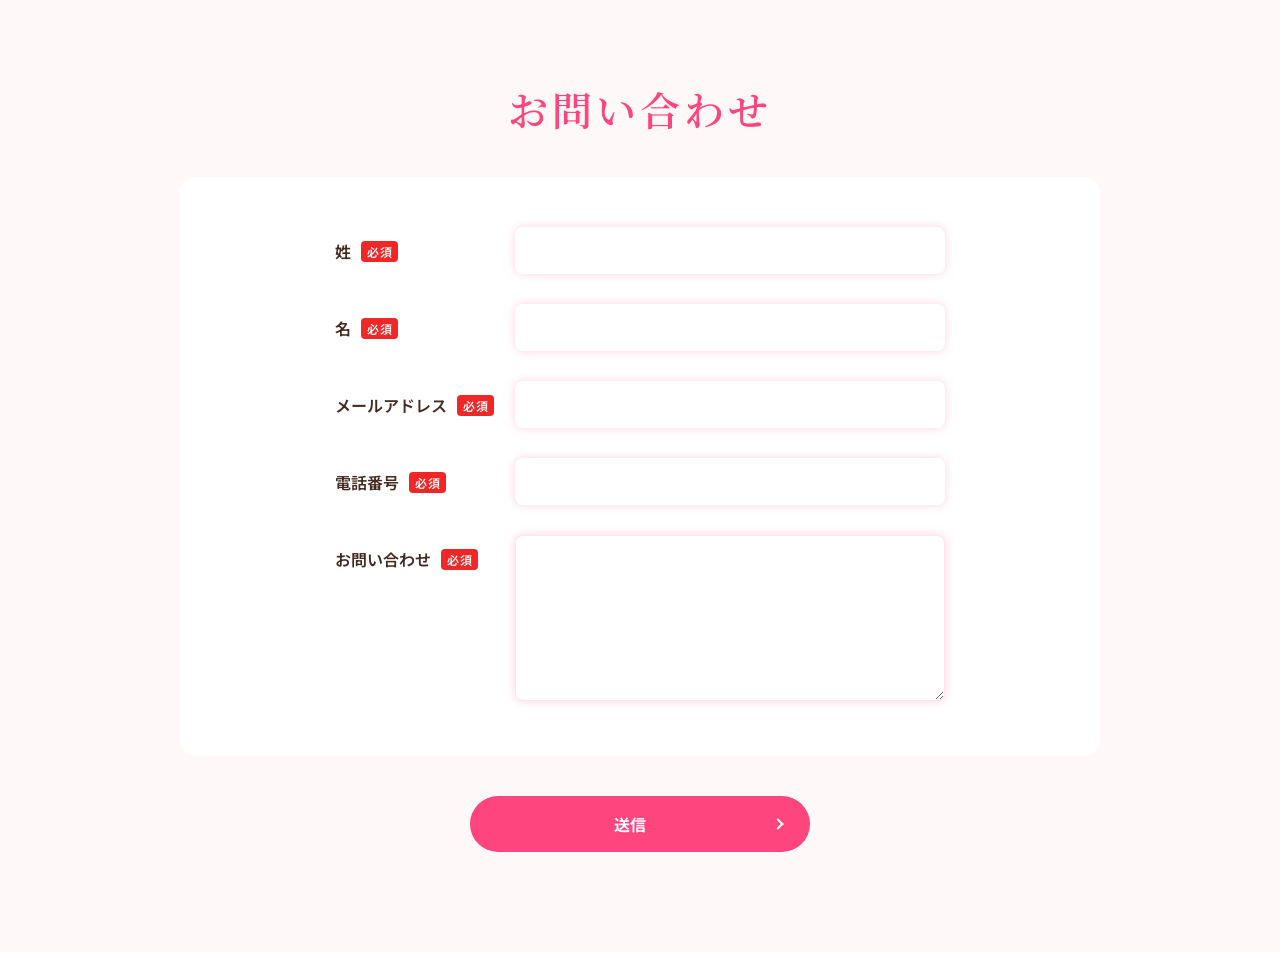
<file: contact.html>
<!DOCTYPE html>
<html lang="ja">

<head>
  <meta charset="UTF-8">
  <meta name="viewport" content="width=device-width, initial-scale=1.0">
  <title>お問い合わせ</title>
  <link rel="preconnect" href="https://fonts.googleapis.com">
  <link rel="preconnect" href="https://fonts.gstatic.com" crossorigin>
  <link
    href="https://fonts.googleapis.com/css2?family=Inter:ital,opsz,wght@0,14..32,100..900;1,14..32,100..900&family=Josefin+Sans:ital,wght@0,100..700;1,100..700&family=Noto+Sans+JP:wght@100..900&family=Noto+Serif+JP:wght@200..900&family=Philosopher:ital,wght@0,400;0,700;1,400;1,700&family=Playwrite+US+Trad:wght@100..400&family=Sacramento&display=swap"
    rel="stylesheet">
  <link rel="stylesheet" href="style.css">
</head>

<body>
  <div class="contact-page">
    <div class="contact-container">
      <h1 class="contact-title">お問い合わせ</h1>
      
      <form class="contact-form-wrapper">
        <div class="contact-form-box">
          <!-- Row 1 -->
          <div class="contact-form-row">
            <div class="contact-label-col">
              <label class="contact-label">姓</label>
              <span class="contact-badge required">必須</span>
            </div>
            <div class="contact-input-col">
              <input type="text" name="last_name" class="contact-input" required>
            </div>
          </div>
          
          <!-- Row 2 -->
          <div class="contact-form-row">
            <div class="contact-label-col">
              <label class="contact-label">名</label>
              <span class="contact-badge required">必須</span>
            </div>
            <div class="contact-input-col">
              <input type="text" name="first_name" class="contact-input" required>
            </div>
          </div>
          
          <!-- Row 3 -->
          <div class="contact-form-row">
            <div class="contact-label-col">
              <label class="contact-label">メールアドレス</label>
              <span class="contact-badge required">必須</span>
            </div>
            <div class="contact-input-col">
              <input type="email" name="email" class="contact-input" required>
            </div>
          </div>
          
          <!-- Row 4 -->
          <div class="contact-form-row">
            <div class="contact-label-col">
              <label class="contact-label">電話番号</label>
              <span class="contact-badge required sp-optional">必須</span>
            </div>
            <div class="contact-input-col">
              <input type="tel" name="tel" class="contact-input">
            </div>
          </div>
          
          <!-- Row 5 -->
          <div class="contact-form-row">
            <div class="contact-label-col">
              <label class="contact-label">お問い合わせ</label>
              <span class="contact-badge required sp-optional">必須</span>
            </div>
            <div class="contact-input-col">
              <textarea name="message" class="contact-textarea" rows="8"></textarea>
            </div>
          </div>
        </div>
        
        <div class="contact-btn-container">
          <button type="submit" class="contact-submit-btn">送信</button>
        </div>
      </form>
    </div>
  </div>
</body>

</html>
</file>
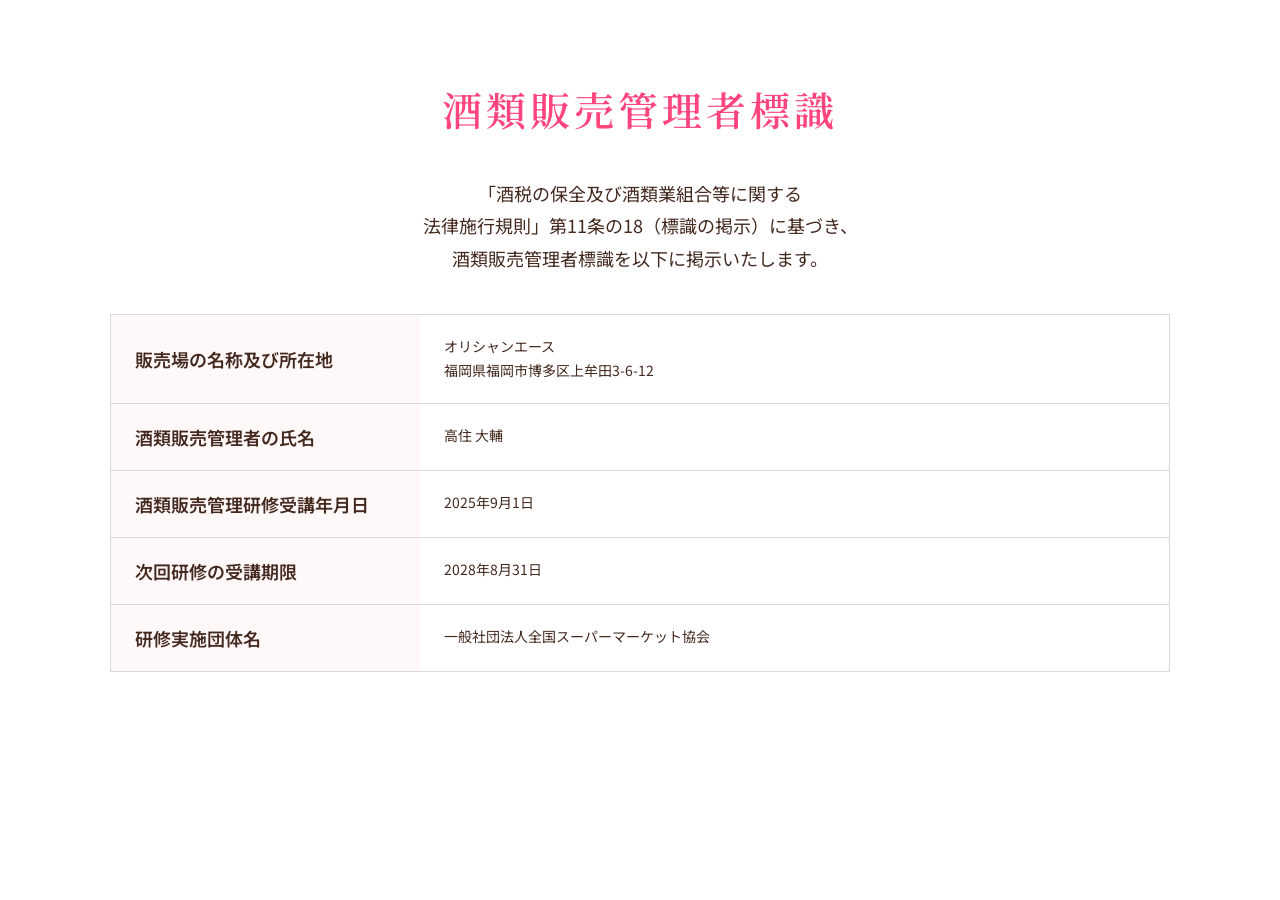
<file: shirui.html>
<!DOCTYPE html>
<html lang="ja">

<head>
  <meta charset="UTF-8">
  <meta name="viewport" content="width=device-width, initial-scale=1.0">
  <title>酒類販売管理者標識</title>
  <link rel="preconnect" href="https://fonts.googleapis.com">
  <link rel="preconnect" href="https://fonts.gstatic.com" crossorigin>
  <link
    href="https://fonts.googleapis.com/css2?family=Inter:ital,opsz,wght@0,14..32,100..900;1,14..32,100..900&family=Josefin+Sans:ital,wght@0,100..700;1,100..700&family=Noto+Sans+JP:wght@100..900&family=Noto+Serif+JP:wght@200..900&family=Philosopher:ital,wght@0,400;0,700;1,400;1,700&family=Playwrite+US+Trad:wght@100..400&family=Sacramento&display=swap"
    rel="stylesheet">
  <link rel="stylesheet" href="style.css">
</head>

<body>
  <div class="tokushoho-page shirui">
    <div class="tokushoho-container">
      <h1 class="tokushoho-title">酒類販売管理者標識</h1>
      
      <p class="tokushoho-desc">
        「酒税の保全及び酒類業組合等に関する<br/>法律施行規則」第11条の18（標識の掲示）に基づき、<br>
        酒類販売管理者標識を以下に掲示いたします。
      </p>
      
      <div class="tokushoho-table">
        <!-- Row 1 -->
        <div class="tokushoho-row">
          <div class="tokushoho-label">販売場の名称及び所在地</div>
          <div class="tokushoho-value">
            オリシャンエース<br>
            福岡県福岡市博多区上牟田3-6-12
          </div>
        </div>
        
        <!-- Row 2 -->
        <div class="tokushoho-row">
          <div class="tokushoho-label">酒類販売管理者の氏名</div>
          <div class="tokushoho-value">高住 大輔</div>
        </div>
        
        <!-- Row 3 -->
        <div class="tokushoho-row">
          <div class="tokushoho-label">酒類販売管理研修受講年月日</div>
          <div class="tokushoho-value">2025年9月1日</div>
        </div>
        
        <!-- Row 4 -->
        <div class="tokushoho-row">
          <div class="tokushoho-label">次回研修の受講期限</div>
          <div class="tokushoho-value">2028年8月31日</div>
        </div>
        
        <!-- Row 5 -->
        <div class="tokushoho-row">
          <div class="tokushoho-label">研修実施団体名</div>
          <div class="tokushoho-value">一般社団法人全国スーパーマーケット協会</div>
        </div>
      </div>

    </div>
  </div>
</body>

</html>
</file>
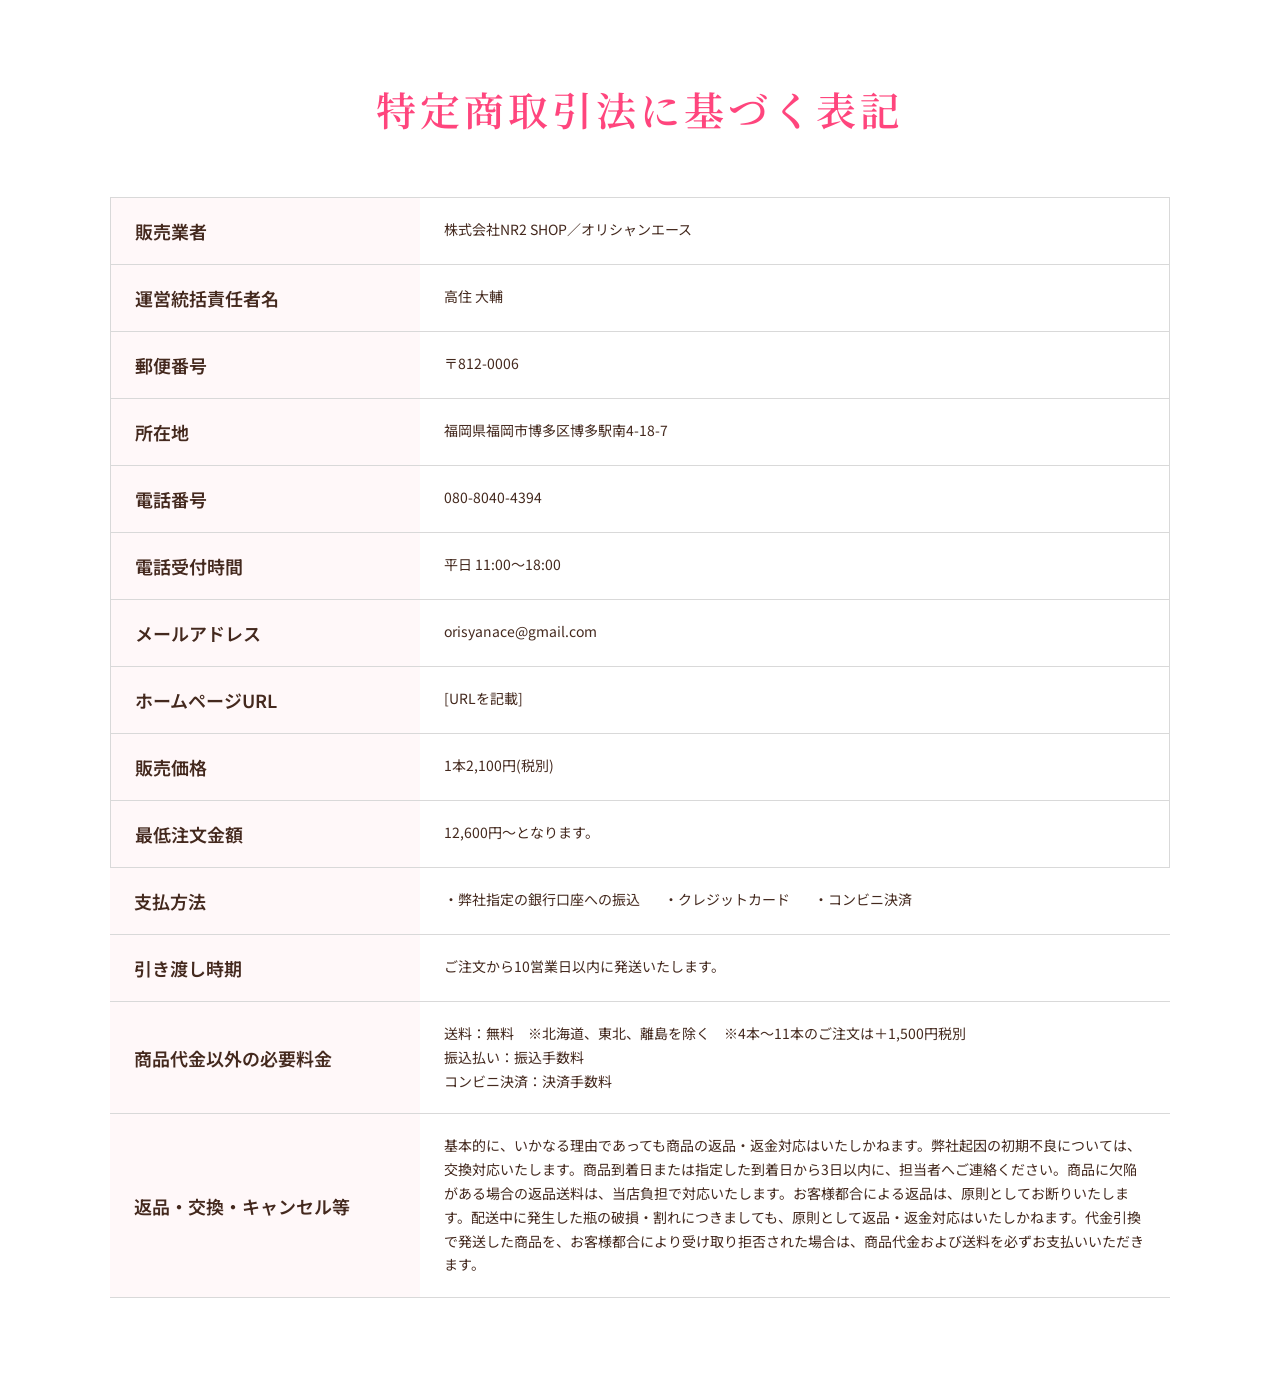
<file: tokushoho.html>
<!DOCTYPE html>
<html lang="ja">

<head>
  <meta charset="UTF-8">
  <meta name="viewport" content="width=device-width, initial-scale=1.0">
  <title>特定商取引法に基づく表記</title>
  <link rel="preconnect" href="https://fonts.googleapis.com">
  <link rel="preconnect" href="https://fonts.gstatic.com" crossorigin>
  <link
    href="https://fonts.googleapis.com/css2?family=Inter:ital,opsz,wght@0,14..32,100..900;1,14..32,100..900&family=Josefin+Sans:ital,wght@0,100..700;1,100..700&family=Noto+Sans+JP:wght@100..900&family=Noto+Serif+JP:wght@200..900&family=Philosopher:ital,wght@0,400;0,700;1,400;1,700&family=Playwrite+US+Trad:wght@100..400&family=Sacramento&display=swap"
    rel="stylesheet">
  <link rel="stylesheet" href="style.css">
</head>

<body>
  <div class="tokushoho-page">
    <div class="tokushoho-container">
      <h1 class="tokushoho-title">特定商取引法に基づく表記</h1>
      
      <div class="tokushoho-table">
        <!-- Row 1 -->
        <div class="tokushoho-row">
          <div class="tokushoho-label">販売業者</div>
          <div class="tokushoho-value">株式会社NR2 SHOP／オリシャンエース</div>
        </div>
        
        <!-- Row 2 -->
        <div class="tokushoho-row">
          <div class="tokushoho-label">運営統括責任者名</div>
          <div class="tokushoho-value">高住 大輔</div>
        </div>
        
        <!-- Row 3 -->
        <div class="tokushoho-row">
          <div class="tokushoho-label">郵便番号</div>
          <div class="tokushoho-value">〒812-0006</div>
        </div>
        
        <!-- Row 4 -->
        <div class="tokushoho-row">
          <div class="tokushoho-label">所在地</div>
          <div class="tokushoho-value">福岡県福岡市博多区博多駅南4-18-7</div>
        </div>
        
        <!-- Row 5 -->
        <div class="tokushoho-row">
          <div class="tokushoho-label">電話番号</div>
          <div class="tokushoho-value">080-8040-4394</div>
        </div>
        
        <!-- Row 6 -->
        <div class="tokushoho-row">
          <div class="tokushoho-label">電話受付時間</div>
          <div class="tokushoho-value">平日 11:00～18:00</div>
        </div>
        
        <!-- Row 7 -->
        <div class="tokushoho-row">
          <div class="tokushoho-label">メールアドレス</div>
          <div class="tokushoho-value">orisyanace@gmail.com</div>
        </div>
        
        <!-- Row 8 -->
        <div class="tokushoho-row">
          <div class="tokushoho-label">ホームページURL</div>
          <div class="tokushoho-value">[URLを記載]</div>
        </div>
        
        <!-- Row 9 -->
        <div class="tokushoho-row">
          <div class="tokushoho-label">販売価格</div>
          <div class="tokushoho-value">1本2,100円(税別)</div>
        </div>
        
        <!-- Row 10 -->
        <div class="tokushoho-row">
          <div class="tokushoho-label">最低注文金額</div>
          <div class="tokushoho-value">12,600円〜となります。</div>
        </div>
        
        <!-- Row 11 -->
        <div class="tokushoho-row">
          <div class="tokushoho-label no-border">支払方法</div>
          <div class="tokushoho-value no-border">
            <div class="payment-methods">
              <span>・弊社指定の銀行口座への振込</span>
              <span>・クレジットカード</span>
              <span>・コンビニ決済</span>
            </div>
          </div>
        </div>
        
        <!-- Row 12 -->
        <div class="tokushoho-row">
          <div class="tokushoho-label no-border">引き渡し時期</div>
          <div class="tokushoho-value no-border">ご注文から10営業日以内に発送いたします。</div>
        </div>
        
        <!-- Row 13 -->
        <div class="tokushoho-row">
          <div class="tokushoho-label   no-border">商品代金以外の必要料金</div>
          <div class="tokushoho-value text-multiline no-border">送料：無料　※北海道、東北、離島を除く　※4本〜11本のご注文は＋1,500円税別<br>振込払い：振込手数料<br>コンビニ決済：決済手数料</div>
        </div>
        
        <!-- Row 14 -->
        <div class="tokushoho-row">
          <div class="tokushoho-label no-border">返品・交換・キャンセル等</div>
          <div class="tokushoho-value text-multiline no-border">基本的に、いかなる理由であっても商品の返品・返金対応はいたしかねます。弊社起因の初期不良については、交換対応いたします。商品到着日または指定した到着日から3日以内に、担当者へご連絡ください。商品に欠陥がある場合の返品送料は、当店負担で対応いたします。お客様都合による返品は、原則としてお断りいたします。配送中に発生した瓶の破損・割れにつきましても、原則として返品・返金対応はいたしかねます。代金引換で発送した商品を、お客様都合により受け取り拒否された場合は、商品代金および送料を必ずお支払いいただきます。</div>
        </div>
      </div>

   
    </div>
  </div>
</body>

</html>
</file>
<file: style.css>
@font-face {
  font-family: "YoKyokasho";
  src: url("./assets/fonts/Klee_One/KleeOne-Regular.ttf");
}

:root {
  --color-pink: #FF457D;
  --color-pink-light: #FFF0F4;
  --color-charcoal: #44291E;
  --color-white: #FFFFFF;
  --light-pink: #FFF8F9;
  --color-gold-glow: rgba(255, 215, 0, 0.2);
  --color-purple: #8B3DB1;
  --color-purple-bg: #F2E5F6;
  --font-title: "Yu Mincho", "YuMincho", "MS Mincho", "Noto Serif JP", serif;
  --font-family-cursive: "Sacramento", cursive;
  --font-family-play: "Playwrite US Trad", cursive;
  --font-body: "Noto Sans JP", sans-serif;
  --secondary-font: "YoKyokasho";
  --max-width: 100%;
}


*,
*::before,
*::after {
  box-sizing: border-box;
  margin: 0;
  padding: 0;
}

body {
  font-family: var(--font-body);
  background-color: var(--color-white);
  color: var(--color-charcoal);
  min-height: 100vh;
  display: flex;
  justify-content: center;
  align-items: flex-start;
  overflow-x: hidden;
  -webkit-font-smoothing: antialiased;
  -moz-osx-font-smoothing: grayscale;

}

.page-container {
  width: 100%;
  max-width: var(--max-width);
  background-color: var(--color-white);
  min-height: 100vh;
  box-shadow: 0 0 30px rgba(0, 0, 0, 0.05);
  display: flex;
  flex-direction: column;
  position: relative;
}

.hero-section {
  background-image: url('assets/banner-bg.png');
  /* background-size: 100% 100%; */
  background-position: center top;
  background-repeat: no-repeat;
  /* padding: 60px 20px 0 20px; */
  display: flex;
  flex-direction: column;
  align-items: center;
  position: relative;
  width: 100%;
  background-size: contain;
}

.hero-inner {
  display: flex;
  flex-direction: column;
  align-items: center;
  width: 100%;
  /* padding: 60px 20px 0 20px; */
  box-sizing: border-box;
}

.hero-left-content {
  display: contents;
}

.hero-title-container {
  order: 1;
  width: 100%;
  text-align: center;
  z-index: 10;
}

.hero-title {
  font-family: var(--font-title);
  font-size: clamp(32px, 8.5vw, 64px);
  font-weight: 600;
  line-height: 1.2;
  letter-spacing: 0em;
  color: var(--color-charcoal);
  text-align: center;
  margin-bottom: 5px;
}

.text-pink {
  color: var(--color-pink) !important;
}

.heart-wrapper {
  display: inline-block;
  vertical-align: middle;
  margin-left: -5px;
}

.heart-icon {
  width: clamp(25px, 6vw, 50px);
  height: auto;
  transform: rotate(5deg);
  display: inline-block;
  vertical-align: middle;
  animation: floatHeart 3s ease-in-out infinite alternate;
}

@keyframes floatHeart {
  0% {
    transform: translateY(0) rotate(5deg);
  }

  100% {
    transform: translateY(-4px) rotate(10deg);
  }
}

.bottles-container {
  order: 2;
  width: 100%;
  max-width: 290px;
  margin: 0px auto 0 auto;
  position: relative;
  display: flex;
  justify-content: center;
  align-items: flex-end;
  z-index: 5;
}

.bottles-group-img {
  width: 100%;
  height: auto;
  display: block;
  filter: drop-shadow(0 15px 25px rgba(0, 0, 0, 0.08));
  transition: transform 0.4s cubic-bezier(0.165, 0.84, 0.44, 1);
  /* 中央（ピンク）のボトルがコンテナ中央に来るよう、左側リボン分を補正 */
  margin-left: -4.8%;
}

.bottles-group-img:hover {
  transform: scale(1.02);
}

.hero-info-container {
  order: 3;
  width: 100%;
  display: flex;
  flex-direction: column;
  align-items: center;
  z-index: 10;
  /* background-color: var(--color-white); */
  padding: 0px 24px 60px 24px;
  margin-top: -45px;
  position: relative;
}

.badges-row {
  display: flex;
  justify-content: center;
  gap: 20px;
  width: 100%;
  max-width: 600px;
  margin-bottom: 24px;
}

.badges-card,
.badges-card img {
  width: 100%;
}



.badge-card {
  flex: 1;
  aspect-ratio: 1 / 1;
  max-width: 170px;
  border-radius: 50%;
  background-color: var(--color-white);
  position: relative;
  display: flex;
  align-items: center;
  justify-content: center;

  border: 1px solid #FF8EAF;
  box-shadow:
    0 0 0 4px var(--color-white),
    0 0 0 5px rgba(255, 69, 125, 0.15),
    0 8px 20px rgba(255, 69, 125, 0.06);

  transition: transform 0.3s ease, box-shadow 0.3s ease;
}

.badge-card:hover {
  transform: translateY(-4px);
  box-shadow:
    0 0 0 4px var(--color-white),
    0 0 0 5px rgba(255, 69, 125, 0.3),
    0 12px 24px rgba(255, 69, 125, 0.12);
}

.badge-inner {
  display: flex;
  flex-direction: column;
  align-items: center;
  justify-content: center;
  width: 100%;
  height: 100%;
  padding: 10px;
}

.badge-icon-wrapper {
  margin-bottom: 8px;
  height: 38px;
  display: flex;
  align-items: center;
  justify-content: center;
}

.badge-icon {
  height: 100%;
  width: auto;
}

.badge-text {
  font-family: var(--font-body);
  font-size: clamp(11px, 2.5vw, 16px);
  font-weight: 700;
  color: var(--color-pink);
  text-align: center;
  white-space: nowrap;
}

.warning-text {
  font-family: var(--font-body);
  font-size: clamp(11px, 2.2vw, 14px);
  font-weight: 500;
  line-height: 1.6;
  color: #000000;
  text-align: center;
  margin-bottom: 24px;
  width: 100%;
}

.cta-wrapper {
  width: 100%;
  max-width: 580px;
  display: flex;
  justify-content: center;
}

.cta-button {
  background-color: var(--color-pink);
  color: var(--color-white);
  font-family: var(--font-body);
  font-weight: 700;
  font-size: clamp(14px, 4.5vw, 18px);
  line-height: 1;
  letter-spacing: 0.1em;
  text-align: center;
  text-decoration: none;
  max-width: 375px;
  width: 100%;
  padding: clamp(14px, 3.5vw, 15px) 30px;
  border-radius: 9999px;
  display: flex;
  align-items: center;
  justify-content: center;
  gap: 12px;
  /* box-shadow: 0 10px 25px rgba(255, 69, 125, 0.4); */
  transition: background-color 0.3s ease, transform 0.3s ease, box-shadow 0.3s ease;
  cursor: pointer;
  position: relative;
  overflow: hidden;
}

.cta-button::after {
  content: '';
  position: absolute;
  top: 0;
  left: -50%;
  width: 200%;
  height: 100%;
  background: linear-gradient(to right,
      rgba(255, 255, 255, 0) 0%,
      rgba(255, 255, 255, 0.3) 50%,
      rgba(255, 255, 255, 0) 100%);
  transform: skewX(-25deg);
  animation: shine 4s infinite;
}

@keyframes shine {
  0% {
    left: -100%;
  }

  25% {
    left: 100%;
  }

  100% {
    left: 100%;
  }
}

.cta-button:hover {
  background-color: #e02f66;
  transform: translateY(-2px);
  box-shadow: 0 14px 30px rgba(255, 69, 125, 0.5);
}

.cta-button:active {
  transform: translateY(1px);
  box-shadow: 0 6px 15px rgba(255, 69, 125, 0.4);
}

.cta-icon {
  width: clamp(24px, 6vw, 42px);
  height: auto;
  display: block;
}

.cta-button span {
  display: inline-block;
  padding-top: 2px;
}

.reason-for-choosing {
  background-color: var(--light-pink);
  padding: 50px 24px 60px 24px;
  display: flex;
  flex-direction: column;
  align-items: center;
  width: 100%;
}

.reason-header-container {
  display: flex;
  flex-direction: column;
  align-items: center;
  text-align: center;
  margin-bottom: 10px;
}

.reason-english-title {
  display: flex;
  align-items: center;
  justify-content: center;
  gap: 8px;
  position: relative;
  /* margin-bottom: 6px; */
}

.english-text {
  font-family: var(--font-family-cursive);
  font-style: italic;
  font-weight: 500;
  font-size: clamp(24px, 3.5vw, 36px);
  color: #B18C48;
  letter-spacing: 0.05em;
}

.sparkle-icon-small {
  width: auto;
}

.sparkle-icon-small.left {
  position: absolute;
  top: 9px;
  left: -33px;
  height: 40px;
}


.sparkle-icon-small.right {
  position: absolute;
  top: 0px;
  right: -54px;
  height: 25px;
}

.heart-icon-small {
  height: 12px;
  width: auto;
  transform: rotate(-43deg);
  position: absolute;
  bottom: 3px;
  right: -18px;
  height: 11px;
}

.reason-japanese-title {
  font-family: var(--font-title);
  font-size: clamp(24px, 5.5vw, 36px);
  font-weight: 700;
  color: var(--color-charcoal);
  display: flex;
  align-items: center;
  justify-content: center;
  gap: 12px;
  margin-top: 12px;
  position: relative;
  letter-spacing: 0.1em;
}

.title-heart-left {
  height: clamp(12px, 4.5vw, 13px);
  width: auto;
  transform: rotate(-58deg);
  position: absolute;
  top: 11px;
  left: -18px;
}

.title-heart-right {
  height: clamp(24px, 5.5vw, 34px);
  width: auto;
  transform: rotate(15deg);
  position: absolute;
  bottom: -9px;
  right: -45px;
}

/* Grid Layout (Strictly 2x2 even on Mobile) */
.reasons-grid {
  display: grid;
  grid-template-columns: 1fr 1fr;
  gap: 20px;
  width: 100%;
  max-width: 600px;
  margin-top: 30px;
  margin-bottom: 45px;
}

.reason-card {
  background-color: var(--color-white);
  border-radius: 10px;
  padding: 26px 20px 26px 20px;
  position: relative;
  display: flex;
  flex-direction: column;
  align-items: center;
  justify-content: space-between;
  min-height: 230px;

  box-shadow: 0px 0px 15px 0px #F1849336;
  transition: transform 0.3s cubic-bezier(0.165, 0.84, 0.44, 1), box-shadow 0.3s ease;
}

.reason-card:hover {
  transform: translateY(-4px);
  box-shadow:
    0 14px 30px rgba(255, 107, 140, 0.08),
    0 0 0 1px rgba(255, 69, 125, 0.1);
}

.card-header {
  display: flex;
  width: 100%;
  justify-content: space-between;
  align-items: flex-start;
}

.card-header-left {
  display: flex;
  flex-direction: column;
  align-items: center;
  gap: 4px;
}

.card-number {
  font-family: var(--font-family-play);
  /* font-style: italic; */
  font-weight: 400;
  font-size: 20px;
  line-height: 1;
  color: var(--color-pink);
}

.card-heart {
  height: 14px;
  width: auto;
  transform: rotate(-17deg);
  /* margin-left: 2px; */
  /* margin-top: 3px; */
}

.card-header-right {
  display: flex;
  align-items: center;
  justify-content: center;
  width: 100%;

}

.badge-top {
  font-family: var(--font-body);
  font-size: 16px;
  font-weight: 500;
  color: #2A4769;
  background-color: transparent;
  border: none;
  padding: 0;
  white-space: nowrap;
  text-align: center;
  margin-right: 27px;
}

.card-media {
  display: flex;
  align-items: center;
  justify-content: center;

  margin: 0 0px 12px;
  /* height: 120px; */
  width: 100%;
}

.card-img-truck {
  height: 80px;
  width: auto;
}

.card-img-product1 {
  width: 100%;
  max-width: 200px;
  /* height: auto; */
  height: 100%;
  object-fit: contain;
}

.card-img-product2 {
  width: 100%;
  max-width: 160px;
  height: 100%;
  object-fit: contain;
}

.card-img-product4 {
  height: 100px;
  width: auto;
}

.card-title {
  font-family: var(--font-body);
  font-weight: 700;
  font-style: normal;
  font-size: clamp(16px, 6vw, 28px);
  line-height: clamp(22px, 5.8vw, 43px);
  letter-spacing: 0.1em;
  text-align: center;
  color: var(--color-charcoal);
  /* padding-top: 6px; */
  width: 100%;
}

.card-sparkle {
  position: absolute;
  bottom: 24px;
  right: 18px;
  height: clamp(12px, 3vw, 20px);
  width: auto;
  opacity: 0.9;
  height: 25px;
}

.card-sparkle.first {
  top: 58%;
  right: 18%;
}

.card-sparkle.second {
  bottom: 22%;
  right: 23%;
}

.card-sparkle.third {
  bottom: 8%;
  right: 25%;

}

.card-sparkle.fourth {
  bottom: 26%;
  right: 17%;
}

/* Footer summary block */
.reason-footer {
  display: flex;
  flex-direction: column;
  align-items: center;
  text-align: center;
  width: 100%;
}

.footer-sub-text {
  font-family: var(--font-body);
  font-size: 20px;
  font-weight: 700;
  color: var(--color-charcoal);
  margin-bottom: 4px;
  letter-spacing: 0.1em;
}

.footer-main-text {
  font-family: var(--font-title);
  font-size: 40px;
  font-weight: 900;
  color: var(--color-pink);
  display: flex;
  align-items: center;
  justify-content: center;
  gap: 15px;
  line-height: 1.3;
  position: relative;
}

.footer-sparkle-img.sparkle-left {
  height: clamp(24px, 5vw, 38px);
  width: auto;
  position: absolute;
  top: 0;
  left: -30px;
}

.footer-sparkle-img.sparkle-right {
  height: clamp(24px, 5vw, 38px);
  width: auto;
  position: absolute;
  top: 0;
  right: -30px;
}

.highlight-underline {
  font-family: var(--secondary-font);
  background: linear-gradient(180deg, transparent 60%, #FFF87B 60%);
  display: inline-block;
  padding: 0px;
}

.line-up-section {
  background-color: #fafafa;
}

.line-up-header {
  display: flex;
  flex-direction: column;
  align-items: center;
  justify-content: center;
  gap: 40px;
  padding: 90px 20px 40px;
  /* margin-bottom: 40px; */
  background-color: #fff;
}

.line-up-header img {
  width: 100%;
  max-width: 900px;
}

.line-up-header h3 {
  font-family: var(--font-title);
  font-size: 20px;
  font-weight: 600;
  line-height: 40px;
  /* letter-spacing: 0.1em; */
  text-align: center;
  color: var(--color-charcoal);
  max-width: 623px;
}

.line-up-header h3 span {
  color: var(--color-pink);
}

.content-section-second {

  width: 100%;
  background-color: #fff;

}

.content-section-second img {
  /* max-width: 900px; */
  margin: 0 auto;
  width: 100%;
  max-width: 100%;
}

/* Product Slider Layout */
.product-slider-wrapper {
  overflow: hidden;
  width: 100%;
  position: relative;
  padding: 20px 0;
  cursor: grab;
  user-select: none;
  touch-action: pan-y;
}

.product-slider-wrapper:active {
  cursor: grabbing;
}

.product-dots-container {
  display: flex;
  justify-content: center;
  gap: 8px;
  margin-top: 20px;
}

.product-dot {
  width: 6px;
  height: 6px;
  padding: 0;
  border: 0;
  appearance: none;
  -webkit-appearance: none;
  flex: 0 0 auto;
  border-radius: 50%;
  background-color: #E2CBEA;
  transition: background-color 0.3s ease, transform 0.3s ease;
  cursor: pointer;
}

.product-dot.active {
  background-color: var(--color-pink);
  transform: scale(1.2);
}


.product-slider-track {
  display: flex;
  transition: transform 0.5s ease-out;
  width: max-content;
}

.product-slider-slide {
  flex-shrink: 0;
  display: flex;
  justify-content: center;
  align-items: center;
  box-sizing: border-box;
}

/* Product Card Layout */
.product-card {
  display: flex;
  align-items: center;
  justify-content: center;

  background-color: #fff7f9;
  /* very light pink background */
  /* border: 1px solid #FFE4E9; */
  border-radius: 12px;
  padding: 30px 24px;
  position: relative;
  max-width: 680px;
  width: calc(100% - 40px);
  margin: 0px 20px 0px 20px;
  box-shadow: 0px 0px 15px 0px #F1849336;
}

.product-card.no-1-badge {
  padding-left: 90px;
}

.product-badge-no1 {
  position: absolute;
  top: -21px;
  left: -21px;
  width: clamp(65px, 12vw, 130px);
  height: auto;
  z-index: 10;
}

.product-left {
  width: 38%;
  display: flex;
  justify-content: center;
  align-items: center;
  position: relative;
  /* padding-right: 15px; */
}

.product-bottle-img {
  max-height: clamp(300px, 42vw, 340px);
  width: auto;
  display: block;
}

.product-stars-left {
  position: absolute;
  bottom: clamp(20px, 5vw, 35px);
  left: clamp(5px, 2.5vw, 15px);
  width: clamp(22px, 5vw, 32px);
  height: auto;
}

.product-right {
  /* width: 62%; */
  display: flex;
  flex-direction: column;
  align-items: center;
  justify-content: center;
  /* padding-left: 15px; */
  position: relative;
}

.product-divider {
  width: 100%;
  max-width: clamp(180px, 40vw, 290px);
  height: auto;
}

.product-title-text {
  font-family: var(--third-font);
  font-size: clamp(16px, 3.8vw, 23px);
  font-weight: 700;
  line-height: 1.45;
  text-align: center;
  color: var(--color-charcoal);
  margin: clamp(10px, 2.5vw, 18px) 0;
  letter-spacing: 0.05em;
}

.alc-badge {
  font-family: var(--font-title);
  font-size: 14px;
  font-weight: 600;
  color: var(--color-pink);
  border: 1px solid var(--color-pink);
  border-radius: 10px;

  padding: 4px 14px;
  margin-top: 30px;
  background-color: var(--color-white);
  /* letter-spacing: 0.05em; */
}

.campaign-badge {
  /* font-family: var(--font-title); */
  font-size: 12px;
  font-weight: 700;
  color: var(--color-pink);
  background-color: #FFF87B;
  /* border: 1px solid #FF9BBE; */

  padding: 0px 3px;
  margin-top: 10px;
  display: inline-block;
  letter-spacing: 0.05em;
}

.campaign-badge-wrapper {
  /* font-family: var(--font-title); */
  font-size: 12px;
  font-weight: 700;
  color: var(--color-pink);
}


.price-label {
  font-family: var(--font-title);
  font-size: clamp(16px, 2.2vw, 16px);
  font-weight: 700;
  color: var(--color-pink);
  margin-top: clamp(12px, 3vw, 22px);
  letter-spacing: 0.1em;
}

.price-value-container {
  display: flex;
  align-items: baseline;
  justify-content: center;
  position: relative;
  margin-top: 5px;
}

.price-number {
  font-family: var(--font-title);
  font-weight: 700;
  font-size: clamp(36px, 9vw, 64px);
  line-height: 1;
  color: var(--color-pink);
}

.price-unit {
  font-family: var(--font-body);
  font-weight: 700;
  font-size: clamp(16px, 4vw, 26px);
  color: var(--color-charcoal);
  margin-left: 4px;
}

.product-stars-right {
  position: absolute;
  right: clamp(-32px, -6vw, -45px);
  top: 50%;
  transform: translateY(-50%);
  width: clamp(20px, 4.5vw, 32px);
  height: auto;
}

.tax-text {
  font-family: var(--font-title);
  font-size: 16px;
  font-weight: 600;
  color: var(--color-charcoal);
  margin-top: 8px;
}

/* Honsu Wari (Bulk Discount) Section */
.discount-benefit-section {
  display: flex;
  flex-direction: column;
  align-items: center;
  margin-top: 35px;
  padding-bottom: 50px;
  width: 100%;
}

.discount-benefit-title {
  display: flex;
  align-items: center;
  justify-content: center;
  gap: 12px;
  margin-bottom: 20px;
}

.benefit-ornament {
  height: 14px;
  width: auto;
}

.benefit-ornament.ornament-right {
  transform: scaleX(-1);
}

.benefit-title-text {
  font-family: var(--font-title);
  font-size: 24px;
  font-weight: 600;
  color: var(--color-pink);
  letter-spacing: 0.1em;
  margin: 0;
}

.discount-rows-container {
  display: flex;
  flex-direction: column;
  width: 100%;
  max-width: max-content;
  /* padding: 10px 20px; */

}

.discount-row {
  display: flex;
  align-items: center;
  /* justify-content: space-between; */
  padding: 12px 0;
  width: 100%;
  gap: 16px;
}

.discount-row:not(:last-child) {
  border-bottom: 1px dashed #FF457D;
}

.discount-badge {
  font-family: var(--font-title);
  font-size: 22px;
  font-weight: 500;
  color: var(--color-charcoal);
  background-color: var(--color-pink-light);
  border-radius: 5px;
  padding: 4px 14px;
  text-align: center;
  min-width: 80px;
}

.discount-text {
  font-family: var(--font-title);
  font-size: 16px;
  font-weight: 500;
  color: var(--color-charcoal);
  letter-spacing: 0.05em;
}

.text-pink-val {
  color: var(--color-pink) !important;
  font-weight: 700;
  margin-inline: 3px;
}

/* Free Decor Option Carousel Section */
.decor-option-section {
  background-color: #FFF9FA;
  padding: 50px 20px 40px;
  display: flex;
  flex-direction: column;
  align-items: center;
  width: 100%;
}

.decor-section-header {
  text-align: center;
  margin-bottom: 30px;
  width: 100%;
  max-width: 800px;
}

.decor-header-ornament {
  display: block;
  margin: 20px auto 30px auto;
  width: clamp(240px, 30vw, 238px);
  height: auto;
}

.decor-section-title {
  font-family: var(--font-title);
  font-size: clamp(24px, 5.5vw, 48px);
  font-weight: 600;
  color: var(--color-pink);
  margin: 0 0 12px 0;
  letter-spacing: 0.05em;
}

.decor-section-subtitle-container {
  position: relative;
  display: flex;
  align-items: center;
  justify-content: center;
  /* max-width: 580px; */
  margin: 0 auto;
  padding: 0 45px;
}

.decor-subtitle-heart {
  position: absolute;
  left: 5px;
  top: -4px;
  width: clamp(34px, 8vw, 48px);
  height: auto;
}

.decor-section-subtitle {
  font-family: var(--font-title);
  font-size: clamp(14px, 3vw, 28px);
  font-weight: 500;
  line-height: 1.6;
  color: var(--color-charcoal);
  margin: 0;
}

.decor-carousel-wrapper {
  overflow: hidden;
  width: 100%;
  max-width: 680px;
  /* margin: 20px auto 10px auto; */
  position: relative;
  cursor: grab;
  user-select: none;
  padding: 20px 10px;
  background-color: #FFFBFB;
  box-shadow: 0px 0px 15px 0px #F1849363;
  border-radius: 10px;
  touch-action: pan-y;
}

.decor-carousel-wrapper:active {
  cursor: grabbing;
}

.decor-carousel-track {
  display: flex;
  width: 100%;
  transition: transform 0.4s ease-out;


}

.decor-carousel-slide {
  flex: 0 0 100%;
  width: 100%;
  box-sizing: border-box;
  padding: 0 10px;
}

.decor-cards-grid {
  display: grid;
  grid-template-columns: 1fr 1fr;
  gap: 10px;
  width: 100%;
  height: 100%;
}

.decor-card {
  background-color: var(--color-white);
  border: 1px solid #FF9BBE;
  border-radius: 20px;
  padding: clamp(12px, 4vw, 20px) clamp(10px, 3vw, 15px);
  display: flex;
  flex-direction: column;
  justify-content: space-between;
  align-items: center;
  position: relative;
  box-shadow: 0px 0px 15px 0px #F1849333;
  padding-bottom: 12px;
}

.decor-card-sparkle {
  position: absolute;
  width: 30px;
  height: 30px;
  background-image: url('./assets/charcol-stars.svg');
  background-size: contain;
  background-repeat: no-repeat;
  opacity: 0.85;
  pointer-events: none;
  z-index: 5;
}

/* Fixed Decor Sparkle and Heart styles */
.decor-sparkle-fixed,
.decor-heart-fixed {
  position: absolute;
  pointer-events: none;
  z-index: 5;
  background-size: contain;
  background-repeat: no-repeat;
  background-position: center;
}

.decor-sparkle-fixed {
  width: clamp(20px, 4.5vw, 24px);
  height: clamp(25px, 5.5vw, 30px);
  background-image: url('./assets/charcol-stars.svg');
}

.decor-heart-fixed {
  width: clamp(14px, 3.5vw, 18px);
  height: clamp(14px, 3.5vw, 18px);
  background-image: url('./assets/long-heart.svg');
}

/* Double pink outline heart styling */
.decor-double-heart-fixed {
  position: absolute;
  width: clamp(24px, 5.5vw, 28px);
  height: clamp(24px, 5.5vw, 28px);
  pointer-events: none;
  z-index: 5;
}

.decor-double-heart-fixed .decor-heart-fixed {
  position: absolute;
  width: clamp(12px, 3.5vw, 16px);
  height: clamp(12px, 3.5vw, 16px);
}

.decor-double-heart-fixed .heart-1 {
  width: clamp(10px, 3.5vw, 10px);
  height: clamp(10px, 3.5vw, 10px);
  top: 0;
  left: 3px;
  transform: rotate(16deg);
}

.decor-double-heart-fixed .heart-2 {

  top: 4px;
  left: 8px;
  transform: rotate(50deg);
  opacity: 0.9;
}

/* Positioning classes inside .decor-card */
.decor-card .top-right {
  top: 16%;
  right: 10%;
}

.decor-card .bottom-left {
  bottom: 19%;
  left: 10%;
}

.decor-card .top-left {
  top: 20%;
  left: 10%;
}

.decor-card .bottom-right {
  bottom: 16%;
  right: 10%;
}

.decor-card .top-right.王冠 {
  top: 9%;

}

.decor-card-title {
  font-family: var(--font-title);
  font-size: clamp(14px, 3vw, 16px);
  font-weight: 600;
  color: var(--color-pink);
  margin: 0 0 4px 0;
  text-align: center;
  display: flex;
  align-items: center;
  justify-content: center;
  gap: 4px;
}

.title-heart-inline {
  color: var(--color-pink);
}

.decor-card-img-container {
  /* height: clamp(140px, 20vw, 140px); */
  width: 100%;
  display: flex;
  justify-content: center;
  align-items: center;
  margin-bottom: 10px;
  width: 100%;
}

.decor-card-img {
  max-height: 100%;
  max-width: 100%;
  object-fit: contain;
}

.decor-card-footer {
  display: flex;
  flex-direction: column;
  align-items: center;
  width: 100%;
  gap: 6px;
}

.decor-card-divider {
  width: 100%;
  /* max-width: 120px; */
  height: auto;
  margin-bottom: 6px;
}

.decor-card-subtext {
  font-family: var(--font-title);
  font-size: clamp(14px, 2.5vw, 16px);
  font-weight: 600;
  color: var(--color-pink);
  margin: 0;
  letter-spacing: 0.2em;
  /* margin-top: 5px; */
}

.text-up {
  font-size: 22px;
}

.decor-carousel-dots {
  display: flex;
  justify-content: center;
  gap: 8px;
  margin-top: 20px;
}

.decor-dot {
  width: 8px;
  height: 8px;
  border-radius: 50%;
  background-color: #E6D5D8;
  cursor: pointer;
  transition: background-color 0.3s;
}

.decor-dot.active {
  background-color: var(--color-pink);
}

.decor-footer-prompt {
  display: flex;
  align-items: center;
  justify-content: center;
  gap: 12px;
  margin-top: 25px;
  margin-bottom: 20px;
  position: relative;
}

.star-left-decor-footer {
  position: absolute;
  top: 34px;
  left: -40px;
  height: 38px;

}

.star-right-decor-footer {
  position: absolute;
  top: 25px;
  right: -40px;
  height: 38px;

}

.prompt-dots {
  height: 24px;
  width: auto;
}

.prompt-text {
  font-family: var(--font-title);
  font-size: clamp(15px, 3vw, 24px);
  font-weight: 600;
  color: var(--color-charcoal);
  /* letter-spacing: 0.05em;
   */
}

/* Paid Decor Option Section */
.paid-decor-section {
  background-color: #fff;
  padding: 40px 20px 50px;
  display: flex;
  flex-direction: column;
  align-items: center;
  width: 100%;
}

.paid-section-header {
  text-align: center;
  margin-bottom: 25px;
  width: 100%;
}

.paid-header-ornament {
  display: block;
  margin: 10px auto 20px auto;
  width: clamp(200px, 30vw, 238px);
  height: auto;
}

.paid-title-container {
  position: relative;
  display: inline-flex;
  align-items: center;
  justify-content: center;
  margin: 0 auto;
}

.paid-section-title {
  font-family: var(--font-title);
  font-size: clamp(22px, 5.5vw, 40px);
  font-weight: 600;
  color: var(--color-purple);
  margin: 0;
  letter-spacing: 0.1em;
  padding: 0 45px;
  text-align: center;
}

.paid-title-left-heart,
.paid-title-right-sparkles {
  position: absolute;
  width: clamp(24px, 5vw, 50px);
  height: auto;
}

.paid-title-left-heart {
  left: -10px;
  top: -15px;
  /* transform: scaleX(-1); */
}

.paid-title-right-sparkles {
  right: 0px;
  top: 0;
  width: clamp(24px, 5vw, 40px);

  transform: translateY(-50%);
}

.paid-cards-wrapper {
  overflow: hidden;
  width: 100%;
  /* max-width: 680px; */
  position: relative;
  padding: 20px;
  background-color: var(--color-purple-bg);
  /* border: 2px solid var(--color-purple); */
  border-radius: 10px;
  /* box-shadow: 0px 0px 20px 0px rgba(139, 61, 177, 0.12); */
  box-sizing: border-box;
}

.paid-cards-grid {
  display: grid;
  grid-template-columns: 1fr 1fr;
  grid-auto-rows: 1fr;
  gap: 12px;
  width: 100%;
}

.paid-card {
  background-color: var(--color-white);
  border: 1px solid var(--color-purple);
  border-radius: 20px;
  padding: clamp(15px, 4vw, 25px) clamp(10px, 3vw, 15px);
  display: flex;
  justify-content: space-between;

  flex-direction: column;
  align-items: center;
  position: relative;
  box-shadow: 0px 0px 15px 0px #F1849333;
  padding-bottom: 8px;
  box-sizing: border-box;
}

.paid-card-sparkle,
.paid-card-heart {
  position: absolute;
  pointer-events: none;
  z-index: 5;
}

.paid-card-heart {
  width: 20px;
  height: 22px;
}

.paid-card-sparkle {
  width: 20px;
  height: 28px;
}

/* Card 1 Position */
.deco-c1-left {
  left: 8%;
  top: 42%;
}

.deco-c1-right {
  right: 8%;
  top: 30%;
}

/* Card 2 Position */
.deco-c2-left {
  left: 8%;
  top: 30%;
}

.deco-c2-right {
  right: 12%;
  top: 72%;
}

/* Card 3 Position */
.deco-c3-left {
  left: 8%;
  top: 28%;
}

.deco-c3-right {
  right: 12%;
  top: 65%;
}

/* Card 4 Position */
.deco-c4-left {
  left: 10%;
  top: 35%;
}

.deco-c4-right {
  right: 8%;
  top: 30%;
}

.paid-card-title {
  font-family: var(--font-title);
  font-size: clamp(16px, 3.5vw, 20px);
  font-weight: 600;
  color: var(--color-purple);
  margin: 0 0 6px 0;
  text-align: center;
  display: flex;
  align-items: center;
  justify-content: center;
  gap: 4px;
}

.paid-card-img-container {
  /* height: clamp(140px, 24vw, 140px); */
  display: flex;
  justify-content: center;
  align-items: center;
  /* margin-bottom: 10px; */
  width: 100%;
}

.paid-card-img {
  max-height: 100%;
  max-width: 100%;
  object-fit: contain;
}

.paid-card-footer {
  display: flex;
  flex-direction: column;
  align-items: center;
  width: 100%;
  gap: 6px;
}

.paid-card-divider {
  width: 100%;
  height: auto;
  /* margin-bottom: 6px; */
}

.paid-card-subtext {
  font-family: var(--font-title);
  font-size: clamp(12px, 2.5vw, 16px);
  font-weight: 600;
  color: var(--color-purple);
  margin: 0;
  letter-spacing: 0.1em;
  margin-top: 5px;
}

.not-show {
  display: none;
}

/* ==========================================================================
   Simulator Section (理想のオリシャンを 簡単シミュレーション♡)
   ========================================================================== */
.simulator-section {
  position: relative;
  width: 100%;
  background: linear-gradient(180deg, #FDF4F6 0%, #FFFFFF 25%, #FFF2F5 65%, #FDF4F6 100%);
  padding: 36px 14px 42px;
  display: flex;
  flex-direction: column;
  align-items: center;
  box-sizing: border-box;
  overflow: hidden;
}

.sim-pearls-container {
  position: absolute;
  top: 0;
  left: 0;
  width: 100%;
  height: 100%;
  pointer-events: none;
  z-index: 1;
  overflow: hidden;
}

.sim-pearl {
  position: absolute;
  height: auto;
  pointer-events: none;
  filter: drop-shadow(0 4px 10px rgba(220, 160, 175, 0.18));
  animation: simPearlFloat 6s ease-in-out infinite alternate;
}

.sim-pearl-tl {
  top: 3.5%;
  left: 3.5%;
  width: clamp(26px, 4.8vw, 42px);
  animation-delay: 0s;
}

.sim-pearl-tr {
  top: 4.5%;
  right: 3.5%;
  width: clamp(28px, 5.2vw, 46px);
  animation-delay: 1.5s;
}

.sim-pearl-ml {
  bottom: 5%;
  left: 1.5%;
  width: clamp(30px, 5.5vw, 46px);
  animation-delay: 0.8s;
}

.sim-pearl-mr {
  bottom: 5%;
  right: 1.5%;
  width: clamp(32px, 5.8vw, 48px);
  animation-delay: 2.2s;
}

.sim-pearl-bl {
  bottom: 1%;
  left: 6.5%;
  width: clamp(34px, 6vw, 52px);
  animation-delay: 1.2s;
}

.sim-pearl-br {
  bottom: 1%;
  right: 6.5%;
  width: clamp(34px, 6vw, 52px);
  animation-delay: 2.8s;
}

@keyframes simPearlFloat {
  0% {
    transform: translateY(0px) rotate(0deg);
  }

  100% {
    transform: translateY(-8px) rotate(4deg);
  }
}

.sim-inner-container {
  width: 100%;
  max-width: 580px;
  display: flex;
  flex-direction: column;
  align-items: center;
  position: relative;
  z-index: 2;
  box-sizing: border-box;
}

.sim-header {
  display: flex;
  flex-direction: column;
  align-items: center;
  text-align: center;
  margin-bottom: 14px;
  position: relative;
  width: 100%;
}

.sim-top-ornament {
  margin-bottom: 12px;
  display: flex;
  justify-content: center;
  width: 100%;
}

.sim-top-ornament-img {
  width: clamp(140px, 26vw, 190px);
  height: auto;
  display: block;
}

.sim-title-container {
  position: relative;
  display: inline-block;
  padding: 0 clamp(20px, 6vw, 40px);
  box-sizing: border-box;
}

.sim-title {
  font-family: "Noto Serif JP", var(--font-title);
  font-size: 26px;
  font-weight: 600;
  color: #2D2426;
  line-height: 1.34;
  margin: 0;
  text-align: center;
}

.sim-title .slightly-big {
  font-size: 28px;
}

.sim-title-line {
  display: block;
  white-space: nowrap;
}

.sim-title-line-1 {
  margin-bottom: 2px;
}

.sim-title-line-2 {
  letter-spacing: 0.02em;
}

.sim-pink-text {
  color: #FF3B76;
}

/* 左上の手描き風ハート装飾 */
.sim-decor-heart-left {
  position: absolute;
  left: -2px;
  top: 18%;
  transform: translateY(-50%) rotate(-6deg);
  width: clamp(24px, 5.2vw, 36px);
  height: auto;
  pointer-events: none;
}

/* 右上のピンクスター装飾 */
.sim-decor-star-right {
  position: absolute;
  right: 0px;
  top: 10%;
  width: clamp(15px, 3.2vw, 22px);
  height: auto;
  pointer-events: none;
}

.sim-showcase-wrap {
  width: 100%;
  max-width: 100%;
  margin: 4px auto 20px;
  display: flex;
  justify-content: center;
  align-items: center;
  position: relative;
}

/* 3枚構成（左ボトル・スマホ・右ボトル）を幅基準の％で配置し、SP/PC共に同じ比率で拡縮 */
.sim-showcase-stage {
  position: relative;
  width: 100%;
  aspect-ratio: 100 / 84;
}

.sim-showcase-glow {
  position: absolute;
  left: 8%;
  right: 8%;
  top: 10%;
  bottom: 4%;
  background: radial-gradient(ellipse at center, rgba(255, 182, 206, 0.45) 0%, rgba(255, 214, 228, 0.25) 45%, rgba(255, 240, 245, 0) 72%);
  pointer-events: none;
  z-index: 0;
}

.sim-showcase-bottle,
.sim-showcase-phone {
  position: absolute;
  height: auto;
  display: block;
  pointer-events: none;
  user-select: none;
  -webkit-user-select: none;
}

.sim-showcase-bottle {
  top: 5%;
  width: 39%;
  z-index: 1;
  transform-origin: 50% 100%;
  filter: drop-shadow(0 10px 14px rgba(255, 110, 155, 0.18));
}

.sim-showcase-bottle-left {
  left: -2%;
  transform: rotate(-7deg);
}

.sim-showcase-bottle-right {
  right: -2%;
  transform: rotate(7deg);
}

.sim-showcase-phone {
  top: 1.5%;
  left: 28%;
  width: 44%;
  z-index: 2;
  filter: drop-shadow(0 14px 22px rgba(70, 30, 50, 0.22));
}

/* きらきら装飾 */
.sim-sparkle {
  position: absolute;
  z-index: 3;
  width: var(--size, 4%);
  aspect-ratio: 1 / 1;
  background: var(--color, #FF8FB3);
  -webkit-mask: url("assets-new/sim-sparkle.svg") center / contain no-repeat;
  mask: url("assets-new/sim-sparkle.svg") center / contain no-repeat;
  pointer-events: none;
  animation: simSparkleTwinkle 2.4s ease-in-out infinite alternate;
}

.sim-sparkle-1 { left: 21%;  top: 2%;   --size: 4%;   --color: #FF8FB3; animation-delay: 0s; }
.sim-sparkle-2 { left: 2%;   top: 9%;   --size: 3.2%; --color: #C9A4F5; animation-delay: 0.9s; }
.sim-sparkle-3 { left: 1%;   top: 60%;  --size: 3.6%; --color: #F2BE6B; animation-delay: 1.6s; }
.sim-sparkle-4 { left: 21%;  top: 91%;  --size: 2.8%; --color: #FF8FB3; animation-delay: 0.5s; }
.sim-sparkle-5 { right: 21%; top: 1%;   --size: 3.4%; --color: #F2BE6B; animation-delay: 1.2s; }
.sim-sparkle-6 { right: 2%;  top: 16%;  --size: 4%;   --color: #FF8FB3; animation-delay: 0.3s; }
.sim-sparkle-7 { right: 0.5%; top: 55%; --size: 3%;   --color: #C9A4F5; animation-delay: 2s; }
.sim-sparkle-8 { right: 21%; top: 90%;  --size: 3.4%; --color: #F2BE6B; animation-delay: 0.7s; }

@keyframes simSparkleTwinkle {
  0% {
    opacity: 0.45;
    transform: scale(0.78) rotate(0deg);
  }

  100% {
    opacity: 1;
    transform: scale(1.08) rotate(12deg);
  }
}

@media (prefers-reduced-motion: reduce) {
  .sim-sparkle {
    animation: none;
  }
}

.sim-cards-grid {
  display: grid;
  grid-template-columns: 1fr 1fr;
  gap: clamp(8px, 2.2vw, 12px);
  width: 100%;
  max-width: 520px;
  box-sizing: border-box;
  margin: 0 auto 16px;
}

.sim-card-item {
  background: #FFFFFF;
  border: 1.5px solid #FFDCE5;
  border-radius: 12px;
  padding: 10px 6px 12px;
  box-shadow: 0 4px 14px rgba(255, 140, 170, 0.12);
  display: flex;
  flex-direction: column;
  align-items: center;
  box-sizing: border-box;
  transition: transform 0.25s ease, box-shadow 0.25s ease;
}

.sim-card-item:hover {
  transform: translateY(-2px);
  box-shadow: 0 6px 18px rgba(255, 120, 160, 0.22);
}

.sim-card-header {
  display: flex;
  align-items: center;
  justify-content: center;
  gap: 5px;
  width: 100%;
  padding-bottom: 4px;
  box-sizing: border-box;
}

.sim-card-sparkles,
.sim-card-camera {
  display: inline-flex;
  align-items: center;
  justify-content: center;
  flex-shrink: 0;
}

.sim-card-title {
  font-family: "Noto Serif JP", var(--font-title);
  font-size: clamp(12.5px, 3.2vw, 15.5px);
  font-weight: 700;
  color: #2D2426;
  white-space: nowrap;
  line-height: 1.2;
}

.sim-card-accent {
  color: #FF2B6D;
  font-weight: 800;
}

.sim-card-divider {
  display: flex;
  align-items: center;
  justify-content: center;
  width: 100%;
  gap: 4px;
  margin-bottom: 6px;
}

.sim-divider-line {
  flex-grow: 1;
  height: 1px;
  background: linear-gradient(90deg, transparent, #FFB8CC, #FFB8CC, transparent);
}

.sim-divider-diamond {
  font-size: 7px;
  color: #FF80A0;
  line-height: 1;
}

.sim-card-equation {
  display: flex;
  align-items: center;
  justify-content: space-evenly;
  width: 100%;
  padding: 0 2px;
  height: clamp(68px, 16vw, 82px);
  box-sizing: border-box;
  gap: 2px;
}

.sim-eq-item {
  display: flex;
  align-items: center;
  justify-content: center;
  flex-shrink: 0;
}

.sim-eq-wings {
  width: clamp(50px, 9.8vw, 52px);
}

.sim-eq-ribbon {
  width: clamp(34px, 8.4vw, 44px);
}

.sim-eq-bottle-res {
  height: clamp(62px, 15vw, 78px);
}

.sim-eq-photo {
  width: clamp(55px, 10.4vw, 55px);
}

.sim-eq-photo-img {
  width: 100%;
  /* height: clamp(26px, 6.6vw, 36px); */
  object-fit: cover;
  border-radius: 2px;
  /* box-shadow: 0 1px 3px rgba(0, 0, 0, 0.15); */
  display: block;
}

.sim-eq-bottle-outline {
  height: clamp(60px, 14.5vw, 76px);
}

.sim-eq-bottle-photo {
  height: clamp(62px, 15vw, 78px);
}

.sim-eq-img {
  max-width: 100%;
  max-height: 100%;
  object-fit: contain;
  display: block;
}

.sim-eq-op {
  font-family: "Noto Sans JP", sans-serif;
  font-size: clamp(16px, 4.2vw, 22px);
  font-weight: 700;
  color: #4A3A3D;
  line-height: 1;
  flex-shrink: 0;
  user-select: none;
  padding: 0 1px;
}

.sim-cta-container {
  display: flex;
  flex-direction: column;
  align-items: center;
  width: 100%;
  max-width: 520px;
  box-sizing: border-box;
  margin-top: 0;
}

.sim-cta-container .flow-cta-wrapper {
  margin-top: 0;
  width: 100%;
  padding: 0;
}

.sim-cta-pill-outer {
  display: block;
  width: 100%;
  /* padding: 3px; */
  border-radius: 9999px;
  background: rgba(255, 60, 115, 0.14);
  border: 1.5px solid rgba(255, 75, 125, 0.35);
  box-sizing: border-box;
  text-decoration: none;
  transition: transform 0.25s ease, box-shadow 0.25s ease, background 0.25s ease;
}

.sim-cta-pill-outer:hover {
  transform: translateY(-2px);
  box-shadow: 0 8px 24px rgba(255, 45, 95, 0.3);
  background: rgba(255, 60, 115, 0.22);
}

.sim-cta-pill-inner {
  display: flex;
  align-items: center;
  justify-content: space-between;
  background: linear-gradient(90deg, #FF3D77 0%, #FF1C5E 100%);
  border-radius: 9999px;
  padding: 11px 18px;
  box-shadow: 0 6px 18px rgba(255, 28, 94, 0.38), inset 0 1px 1px rgba(255, 255, 255, 0.4);
  box-sizing: border-box;
}

.sim-cta-line-badge {
  width: clamp(30px, 7vw, 36px);
  height: clamp(30px, 7vw, 36px);
  border-radius: 50%;
  background: #FFFFFF;
  display: flex;
  align-items: center;
  justify-content: center;
  flex-shrink: 0;
  box-shadow: 0 2px 5px rgba(0, 0, 0, 0.12);
}

.sim-cta-line-icon {
  width: clamp(20px, 4.8vw, 24px);
  height: clamp(20px, 4.8vw, 24px);
  display: block;
}

.sim-cta-btn-text {
  font-family: var(--font-body);
  font-size: clamp(15px, 3.8vw, 19px);
  font-weight: 800;
  color: #FFFFFF;
  letter-spacing: 0.04em;
  text-align: center;
  flex-grow: 1;
  text-shadow: 0 1px 3px rgba(180, 10, 60, 0.3);
  margin: 0 8px;
  white-space: nowrap;
}

.sim-cta-btn-arrow {
  display: flex;
  align-items: center;
  justify-content: center;
  flex-shrink: 0;
}

.sim-subnote {
  display: flex;
  align-items: center;
  justify-content: center;
  gap: 6px;
  margin-top: 12px;
  margin-bottom: 8px;
}

.sim-gift-icon-img {
  width: clamp(16px, 3.5vw, 20px);
  height: auto;
  display: block;
}

.sim-subnote-text {
  font-family: "Noto Serif JP", var(--font-title);
  font-size: clamp(12px, 2.6vw, 14px);
  font-weight: 600;
  color: #3A2E31;
  letter-spacing: 0.03em;
}

.sim-bottom-decor-wrap {
  display: flex;
  justify-content: center;
  width: 100%;
  margin-top: 2px;
}

.sim-bottom-decor-img {
  width: clamp(130px, 24vw, 170px);
  height: auto;
  display: block;
}

@media (min-width: 768px) {
  .simulator-section {
    padding: 70px 20px 80px;
  }

  .sim-title {
    font-size: 36px;
  }

  .sim-title .slightly-big {
    font-size: 40px;
  }

  .sim-pearl-tl {
    left: calc(28% - 380px);
    top: 4%;
  }

  .sim-pearl-tr {
    right: calc(28% - 380px);
    top: 5%;
  }

  .sim-pearl-ml {
    left: calc(28% - 400px);
    top: unset;
    bottom: 10%;
  }

  .sim-pearl-mr {
    right: calc(28% - 400px);
    top: unset;
    bottom: 10%;
  }

  .sim-pearl-bl {
    left: calc(31% - 390px);
    bottom: 4%;
    top: unset;
  }

  .sim-pearl-br {
    right: calc(31% - 390px);
    bottom: 4%;
    top: unset;
  }

  .sim-inner-container {
    max-width: 720px;
  }

  .sim-showcase-wrap {
    max-width: 780px;
    margin: 8px auto 32px;
  }

  .sim-cards-grid {
    gap: 16px;
    max-width: 620px;
    margin-bottom: 20px;
  }

  .sim-card-item {
    padding: 14px 12px 16px;
    border-radius: 14px;
  }

  .sim-card-title {
    font-size: 16.5px;
  }

  .sim-card-equation {
    height: 90px;
    padding: 4px 6px;
  }

  .sim-eq-wings {
    width: 64px;
  }

  .sim-eq-ribbon {
    width: 52px;
  }

  .sim-eq-bottle-res {
    height: 86px;
  }

  .sim-eq-photo {
    width: 100px;
  }

  .sim-eq-photo-img {
    height: 70px;
  }

  .sim-eq-bottle-outline {
    height: 84px;
  }

  .sim-eq-bottle-photo {
    height: 86px;
  }

  .sim-eq-op {
    font-size: 24px;
  }

  .sim-cta-container {
    max-width: 620px;
  }

  .sim-cta-pill-inner {
    padding: 14px 24px;
  }

  .sim-cta-btn-text {
    font-size: 21px;
  }

  .sim-cta-line-badge {
    width: 40px;
    height: 40px;
  }

  .sim-cta-line-icon {
    width: 26px;
    height: 26px;
  }

  .sim-subnote-text {
    font-size: 15px;
  }

  .sim-gift-icon-img {
    width: 22px;
  }
}

/* Combinations Section */
.combinations-section {
  background-color: var(--light-pink);
  padding: 50px 20px 60px;
  display: flex;
  flex-direction: column;
  align-items: center;
  width: 100%;
}

.combinations-header {
  text-align: center;
  margin-bottom: 35px;
  width: 100%;
  display: flex;
  flex-direction: column;
  align-items: center;
}

.combinations-title-container {
  position: relative;
  display: inline-flex;
  align-items: center;
  justify-content: center;
  margin: 0 auto;
  /* padding: 0 45px; */
}

.comb-header-sparkle {
  position: absolute;
  width: clamp(28px, 6vw, 42px);
  height: auto;
}

.comb-header-sparkle.left {
  left: -72px;
  top: 0px;
  /* transform: rotate(-15deg); */
}

.comb-header-sparkle.right {
  right: -72px;
  top: 12px;
  height: 40px;
}

.comb-header-sparkle.left-bottom {
  left: -110px;
  bottom: 12px;
  height: 40px;
}

.comb-title-text-group {
  display: flex;
  flex-direction: column;
  align-items: center;
  gap: 2px;
}

.comb-title-sub {
  font-family: var(--font-title);
  font-size: clamp(14px, 3.5vw, 28px);
  font-weight: 600;
  color: var(--color-charcoal);
  letter-spacing: 0.1em;
  position: relative;
}

.comb-title-main {
  font-family: var(--font-title);
  font-size: clamp(35px, 8.5vw, 80px);
  font-weight: 600;
  color: var(--color-pink);
  line-height: 1.1;
  letter-spacing: 0.05em;
  margin: 0;
  display: flex;
  align-items: baseline;
  gap: 4px;
  margin: 20px 0;
}

.comb-title-pink {
  font-size: clamp(35px, 5.5vw, 80px);
  font-weight: 700;
}

.combinations-subtitle {
  font-family: var(--font-title);
  font-size: clamp(16px, 3vw, 24px);
  font-weight: 600;
  color: var(--color-charcoal);
  /* margin-top: 10px; */
  letter-spacing: 0.05em;
  position: relative
}


.combinations-grid {
  display: grid;
  grid-template-columns: 1fr 1fr;
  gap: 12px;
  width: 100%;
  max-width: 600px;
  box-sizing: border-box;
}

.combination-card {
  background-color: var(--color-white);
  border: 1px solid;
  border-radius: 16px;
  padding: 24px 0px 0;
  display: flex;
  flex-direction: column;
  align-items: center;
  justify-content: space-between;
  position: relative;
  overflow: hidden;
  box-shadow: 0px 5px 15px rgba(241, 132, 147, 0.08);
  transition: transform 0.3s cubic-bezier(0.165, 0.84, 0.44, 1), box-shadow 0.3s ease;
  min-height: 240px;
  box-sizing: border-box;
}

.combination-card:hover {
  transform: translateY(-5px);
  box-shadow: 0px 10px 25px rgba(241, 132, 147, 0.15);
}

.combination-card-glow {
  position: absolute;
  top: 50%;
  left: 50%;
  width: 90%;
  height: 70%;
  pointer-events: none;
  z-index: 1;
  transform: translate(-50%, -50%);
}

.comb-card-sparkle {
  position: absolute;
  pointer-events: none;
  z-index: 3;
  opacity: 0.8;
}

.comb-card-sparkle.sp-1 {
  top: 12%;
  left: 10%;
}

.comb-card-sparkle.sp-2 {
  top: 20%;
  left: 20%;
  transform: rotate(15deg);
}

.comb-card-sparkle.sp-3 {
  top: 12%;
  right: 10%;
}

.comb-card-sparkle.sp-4 {
  bottom: 25%;
  left: 10%;
  transform: rotate(-15deg);
}

.combination-card-img-container {
  height: 400px;
  display: flex;
  padding-inline: 10px;
  justify-content: center;
  align-items: flex-end;
  margin-bottom: 12px;
  width: 100%;
  z-index: 2;
  position: relative;
}

.combination-card-img {
  max-height: 100%;
  max-width: 100%;
  object-fit: contain;
  transition: transform 0.4s cubic-bezier(0.165, 0.84, 0.44, 1);
}

.combination-card:hover .combination-card-img {
  transform: scale(1.05) translateY(-3px);
}

.combination-card-footer {
  display: flex;
  align-items: center;
  justify-content: center;
  width: 100%;
  padding: 8px 5px;
  font-family: var(--font-title);
  font-weight: 700;
  letter-spacing: 0.05em;
  text-align: center;
  /* border-top: 1px solid; */
  z-index: 2;
  position: relative;
  margin-top: auto;
}

.combination-card-footer span {
  font-size: 15px;
  display: flex;
  align-items: center;
  gap: 4px;
}

.combination-card-footer span img {
  height: 15px;
}

.limited-time-section {
  max-width: 1300px;
  margin: 0 auto;
  padding: 80px 20px;
  width: 100%;
}

.limited-time-main {
  background-image: url("./assets/limited-time-bg.png");
  background-size: cover;
  background-position: center;
  background-repeat: no-repeat;
  padding: 60px 20px;
  border-radius: 20px;
}

.limited-time-content {
  display: flex;
  flex-direction: column;
  gap: 20px;
  justify-content: center;
  align-items: center;
}

.title-img {
  padding-inline: 50px;
  width: 100%;
}

.banner-img {
  max-width: 700px;
  width: 100%;
}

.line-up-header {
  gap: 25px;
}

.limited-time-content p {
  font-family: var(--font-title);
  font-size: 18px;
  color: var(--color-charcoal);
  text-align: center;
  font-weight: 600;
}

.limited-time-button {
  background-color: var(--color-pink);
  color: white;
  border: none;
  padding: 20px 20px;
  border-radius: 60px;
  font-size: 16px;
  font-weight: 600;
  letter-spacing: 0.1em;
  max-width: 375px;
  width: 100%;
  position: relative;
  cursor: pointer;
  transition: background-color 0.3s ease, transform 0.3s ease, box-shadow 0.3s ease;
}

.limited-time-button:hover {
  background-color: #e02f66;
  transform: translateY(-2px);
  box-shadow: 0 10px 20px rgba(255, 69, 125, 0.4);
}

.limited-time-button:active {
  transform: translateY(1px);
  box-shadow: 0 4px 10px rgba(255, 69, 125, 0.3);
}

.limited-time-button:hover .limited-time-btn {
  transform: translateY(-50%) translateX(4px);
}

.limited-time-btn {
  position: absolute;
  top: 50%;
  right: 30px;
  transform: translateY(-50%);
  z-index: 3;
  max-height: 18px;
  transition: transform 0.3s ease;
  /* width: 100%; */
}

/* Design Collection Section */
.design-collection-section {
  padding: 60px 0 70px 0;
  width: 100%;
  display: flex;
  flex-direction: column;
  align-items: center;
  overflow: hidden;
  box-sizing: border-box;
}

.design-collection-main {
  background-color: var(--light-pink);

}

.dc-header {
  text-align: center;
  margin-bottom: 30px;
  padding: 0 20px;
}

.dc-title-container {
  position: relative;
  display: inline-block;
  padding: 0 45px;
}

.dc-header-sparkle {
  position: absolute;
  width: clamp(28px, 6vw, 36px);
  height: auto;
}

.dc-header-sparkle.left {
  left: 0;
  top: 50%;
  transform: translateY(-50%);
}

.dc-header-sparkle.right {
  right: 0;
  top: 50%;
  transform: translateY(-50%);
}

.dc-section-title {
  font-family: var(--font-title);
  font-size: clamp(26px, 7vw, 40px);
  font-weight: 600;
  color: #B8872D;
  letter-spacing: 0.1em;
  line-height: 1.2;
  margin: 0;
}

.dc-subtitle {
  font-family: var(--font-title);
  font-size: clamp(16px, 3vw, 24px);
  font-weight: 600;
  color: var(--color-charcoal);
  margin-top: 12px;
  letter-spacing: 0.05em;
  margin-bottom: 0;
}

/* Showcase Slider (Mobile view) */
.dc-showcase-wrapper {
  position: relative;
  width: 100%;
  overflow: hidden;
  cursor: grab;
  user-select: none;
  -webkit-user-select: none;
  /* Let the browser own vertical scrolling, we own the horizontal axis. */
  touch-action: pan-y;
  -webkit-tap-highlight-color: transparent;
}

.dc-showcase-wrapper:active {
  cursor: grabbing;
}

.dc-showcase-track {
  display: flex;
  gap: 12px;
  width: 100%;
  box-sizing: border-box;
  /* Promoted to its own compositor layer so drags/transitions stay at 60fps. */
  will-change: transform;
  transform: translate3d(0, 0, 0);
  backface-visibility: hidden;
}

.dc-showcase-item {
  flex-shrink: 0;
  width: 80%;
  box-sizing: border-box;
}

.dc-showcase-item img {
  width: 100%;
  height: auto;
  /* Matches the intrinsic 1254x1254 assets — reserves the box before load
     so the track never reflows (no layout shift, no mid-slide jump). */
  aspect-ratio: 1 / 1;
  border-radius: 16px;
  box-shadow: 0 4px 15px rgba(241, 132, 147, 0.1);
  display: block;
  pointer-events: none;
  -webkit-user-drag: none;
  user-select: none;
  -webkit-user-select: none;
}

/* Respect reduced-motion: no autoplay (handled in JS) and instant snaps. */
@media (prefers-reduced-motion: reduce) {
  .dc-showcase-track {
    transition: none !important;
  }
}

/* Dots pagination */
.dc-dots-container {
  display: flex;
  justify-content: center;
  align-items: center;
  flex-wrap: wrap;
  gap: 8px;
  margin-top: 20px;
}

.dc-dot {
  width: 6px;
  height: 6px;
  padding: 0;
  border: 0;
  appearance: none;
  -webkit-appearance: none;
  border-radius: 50%;
  background-color: #E2CBEA;
  transition: background-color 0.3s ease, transform 0.3s ease;
  cursor: pointer;
  flex: 0 0 auto;
  touch-action: manipulation;
}

.dc-dot.active {
  background-color: var(--color-pink);
  transform: scale(1.2);
}

/* Real Examples Subheader */
.dc-real-examples-header {
  text-align: center;
  margin-top: 50px;
  margin-bottom: 25px;
  padding: 0 20px;
  width: 100%;
}

.dc-real-title {
  font-family: var(--font-title);
  font-size: clamp(24px, 6vw, 48px);
  font-weight: 600;
  color: var(--color-charcoal);
  margin: 0;
  letter-spacing: 0.05em;
}

.dc-separator {
  width: clamp(285px, 25vw, 464px);
  height: auto;
  margin: 12px auto;
  display: block;
}

.dc-real-subtitle {
  font-family: var(--font-title);
  font-size: clamp(16px, 3vw, 24px);
  font-weight: 600;
  color: var(--color-charcoal);
  margin: 8px 0 0;
  letter-spacing: 0.05em;
}

/* Grid of Real Images */
.dc-grid-container {
  display: flex;
  flex-wrap: wrap;
  justify-content: center;
  gap: 10px;
  padding: 0 12px;
  width: 100%;
  max-width: 600px;
  box-sizing: border-box;
}

.dc-grid-item {
  width: calc(33.333% - 7px);
  box-sizing: border-box;
}

.dc-grid-item img {
  width: 100%;
  height: 100%;
  object-fit: cover;
  aspect-ratio: 1 / 1;
  border-radius: 10px;
  box-shadow: 0 2px 8px rgba(0, 0, 0, 0.04);
  display: block;
  transition: transform 0.3s cubic-bezier(0.165, 0.84, 0.44, 1), box-shadow 0.3s ease;
}

.dc-grid-item img:hover {
  transform: scale(1.04);
  box-shadow: 0 6px 15px rgba(241, 132, 147, 0.15);
}

.design-section {
  background-color: var(--light-pink);
}

/* Customer Voice Section */
.customer-voice-section {
  background-color: #FFFFFF;
  padding: 60px 20px 80px;
  width: 100%;
  box-sizing: border-box;
  display: flex;
  flex-direction: column;
  align-items: center;
}

.voice-header {
  text-align: center;
  margin-bottom: 40px;
}

.voice-title-top {
  display: block;
  font-family: var(--font-family-cursive);
  font-size: clamp(30px, 4vw, 36px);
  color: #B18C48;
  font-style: italic;
  letter-spacing: 0.1em;
  /* margin-bottom: 4px; */
}

.voice-title-main {
  font-family: var(--font-title);
  font-weight: 700;
  font-size: clamp(26px, 7vw, 40px);

  color: var(--color-charcoal);
  margin: 0;
  letter-spacing: 0.05em;
}

.voice-title-main span {

  font-size: clamp(26px, 7vw, 48px);
}

.voice-separator {
  width: clamp(270px, 25vw, 400px);
  height: auto;
  margin: 18px auto 0;
  display: block;
}

.voice-cards-container {
  width: 100%;
  max-width: 1100px;
  display: flex;
  flex-direction: column;
  gap: 40px;
}

.voice-card {
  display: flex;
  align-items: start;
  width: 100%;
  gap: 55px;
  box-sizing: border-box;
}

/* Avatar styling */
.voice-avatar-container {
  position: relative;
  width: 80px;
  height: 80px;
  flex-shrink: 0;
}

.voice-avatar-circle {
  width: 100%;
  height: 100%;
  border-radius: 50%;
  display: flex;
  align-items: center;
  justify-content: center;
  /* box-sizing: border-box; */
  /* border-width: 2px; */
  /* border-style: solid; */
}

/* .voice-avatar-circle.pink-theme {
  border-color: #FF8FBC;
  background-color: #FFF0F4;
}

.voice-avatar-circle.yellow-theme {
  border-color: #FFC93E;
  background-color: #FFFDF0;
}

.voice-avatar-circle.purple-theme {
  border-color: #C085FF;
  background-color: #FAF0FF;
} */

.voice-avatar-img {
  width: 100%;
  height: 100%;
  object-fit: contain;
}

/* Decor icons under avatar */
.voice-decor-sparkle {
  position: absolute;
  width: 24px;
  height: auto;
}

.voice-card.left-avatar .voice-decor-sparkle {
  top: 53%;
  left: -105px;
}

.voice-card.right-avatar .voice-decor-sparkle {
  top: 53%;
  right: -105px;
}

.voice-decor-heart {
  position: absolute;
  width: 20px;
  height: auto;
}

.voice-card.left-avatar .voice-decor-heart {
  bottom: 10px;
  left: -48px;
}

.voice-card.right-avatar .voice-decor-heart {
  bottom: 10px;
  right: -48px;
}

/* Speech bubble styling */
.voice-bubble {
  position: relative;
  background-color: #FFFFFF;
  /* border: 2px solid #FFEBEF; */
  box-shadow: 0px 0px 15px 0px #F1849363;

  border-radius: 20px;
  padding: 24px 40px;
  /* box-shadow: 0 8px 24px rgba(255, 107, 157, 0.05); */
  flex-grow: 1;
  box-sizing: border-box;
  z-index: 1;
}

/* Speech Bubble Tails */
.voice-card.left-avatar .voice-bubble::before {
  content: '';
  position: absolute;
  left: -53px;
  top: 23px;
  width: 65px;
  height: 35px;
  background-image: url('./assets/Union.png');
  /* background: #FFFFFF;
  border-left: 2px solid #FFEBEF;
  border-bottom: 2px solid #FFEBEF; */
  /* transform: rotate(45deg); */
  z-index: 2;
}

.voice-card.right-avatar .voice-bubble::before {
  content: '';
  position: absolute;
  right: -49px;
  top: 23px;
  width: 49px;
  height: 35px;

  background-image: url('./assets/Union\ \(2\).png');
  /* border-right: 2px solid #FFEBEF;
  border-top: 2px solid #FFEBEF;
   */
  /* transform: rotate(45deg); */
  z-index: 2;
}

/* Inside Speech Bubble */
.voice-stars {
  margin-bottom: 15px;
}

.voice-stars img {
  height: clamp(22px, 3.5vw, 40px);
  width: auto;
  display: block;
}

.voice-text {
  /* font-family: var(--font-title); */
  font-size: clamp(16px, 3.2vw, 18px);
  line-height: 1.7;
  color: var(--color-charcoal);
  margin: 0 0 10px 0;
  text-align: left;
  font-weight: 400;
}

.voice-author {
  display: block;
  text-align: left;
  font-family: var(--font-title);
  font-size: clamp(16px, 2.8vw, 16px);
  font-weight: 400;
  color: var(--color-charcoal);
}

/* ==========================================================================
   Order Flow Section Styles
   ========================================================================== */
.order-flow-section {
  background-color: var(--light-pink);
  padding: 60px 20px 80px;
  width: 100%;
  box-sizing: border-box;
  display: flex;
  flex-direction: column;
  align-items: center;
}

.flow-header {
  text-align: center;
  margin-bottom: 40px;
}

.flow-title-top {
  display: inline-flex;
  align-items: center;
  justify-content: center;
  gap: 12px;
  font-family: var(--font-family-cursive);
  font-size: clamp(32px, 5vw, 42px);
  color: #B18C48;
  font-style: italic;
  letter-spacing: 0.1em;
  margin-bottom: 4px;
  line-height: 1;
}


.flow-title-main {
  font-family: var(--font-title);
  font-weight: 700;
  font-size: clamp(26px, 7vw, 40px);
  color: var(--color-charcoal);
  margin: 0;
  letter-spacing: 0.05em;
}

.flow-cards-container {
  width: 100%;
  max-width: 1300px;
  display: flex;
  flex-direction: column;
  gap: 15px;
}

.flow-card {
  background-color: #FFFBFB;
  border-radius: 16px;
  padding: 35px 15px 15px;
  position: relative;
  display: flex;
  flex-direction: column;
  padding-left: 72px;
  box-shadow: 0px 0px 15px 0px #F1849363;
  border: 1px solid #FFEBEF;
  transition: transform 0.3s cubic-bezier(0.165, 0.84, 0.44, 1), box-shadow 0.3s ease, border-color 0.3s ease;
  box-sizing: border-box;
  width: 100%;
}

.flow-card:hover {
  transform: translateY(-3px);
  box-shadow: 0px 10px 25px 0px rgba(241, 132, 147, 0.22);
  border-color: rgba(255, 69, 125, 0.25);
}

.flow-num-badge {
  position: absolute;
  left: 15px;
  top: 12px;
  width: 40px;
  height: 40px;
  background-color: var(--color-pink);
  color: var(--color-white);
  border-radius: 50%;
  display: flex;
  align-items: center;
  justify-content: center;
  font-family: var(--font-title);
  font-weight: 700;
  font-size: 20px;
  box-shadow: 0 2px 6px rgba(255, 69, 125, 0.2);
  z-index: 2;
}

.flow-main-content {
  display: flex;
  flex-direction: row;
  align-items: center;
  gap: 18px;
  width: 100%;
}

.flow-icon-container {
  width: 44px;
  display: flex;
  justify-content: center;
  align-items: center;
  flex-shrink: 0;
}

.flow-icon {
  width: 40px;
  max-height: 70px;
  /* height: auto; */
  display: block;
}

.flow-info-group {
  display: flex;
  flex-direction: column;
  align-items: flex-start;
  gap: 4px;
  flex-grow: 1;
}

.flow-card-title {
  /* font-family: var(--font-title); */
  font-size: clamp(14px, 3.5vw, 16px);
  font-weight: 700;
  color: var(--color-charcoal);
  margin: 0;
  letter-spacing: 0.02em;
  margin-bottom: 4px;
  width: 180px;
}

.flow-divider {
  display: none;
}

.flow-card-desc {
  /* font-family: var(--font-title); */
  font-size: clamp(14px, 3vw, 15px);
  color: var(--color-charcoal);
  margin: 0;
  font-weight: 400;
  line-height: 1.4;
}

.flow-cta-wrapper {
  margin-top: 40px;
  width: 100%;
  display: flex;
  justify-content: center;
  padding: 0 20px;
  box-sizing: border-box;
}

.flow-cta-button {
  background-color: var(--color-pink);
  color: var(--color-white);
  font-family: var(--font-body);
  font-weight: 700;
  font-size: clamp(14px, 4vw, 18px);
  text-decoration: none;
  width: 100%;
  max-width: 375px;
  padding: 16px 24px;
  border-radius: 9999px;
  display: flex;
  align-items: center;
  justify-content: center;
  position: relative;
  box-shadow: 0px 6px 20px rgba(255, 69, 125, 0.35);
  transition: background-color 0.3s ease, transform 0.3s ease, box-shadow 0.3s ease;
  cursor: pointer;
  box-sizing: border-box;
}

.flow-cta-button:hover {
  background-color: #e02f66;
  transform: translateY(-2px);
  box-shadow: 0 10px 25px rgba(255, 69, 125, 0.45);
}

.flow-cta-icon {
  width: 32px;
  height: 32px;
  position: absolute;
  left: 24px;
  top: 50%;
  transform: translateY(-50%);
  display: block;
}

.flow-cta-button span {
  display: inline-block;
  padding-top: 2px;
}

.flow-cta-arrow {
  width: 8px;
  height: 8px;
  border-top: 2px solid white;
  border-right: 2px solid white;
  position: absolute;
  right: 24px;
  top: 50%;
  transform: translateY(-50%) rotate(45deg);
}

/* Cut Line Separator Styles */
.flow-cut-line {
  display: flex;
  align-items: center;
  width: 100%;
  color: var(--color-pink);
  gap: 12px;
  box-sizing: border-box;
  margin-top: 8px;
  margin-bottom: 8px;
}

.cut-line-left,
.cut-line-right {
  flex-grow: 1;
  border-bottom: 2px dashed rgba(255, 69, 125, 0.4);
  height: 1px;
}

.flow-cut-scissors {
  display: flex;
  align-items: center;
  justify-content: center;
  flex-shrink: 0;
  color: var(--color-pink);
  transform: rotate(45deg);
}


/* ==========================================================================
   Q&A Section Styles
   ========================================================================== */
.qa-section {
  background-color: var(--color-white);
  padding: 60px 20px 30px;
  width: 100%;
  box-sizing: border-box;
  display: flex;
  flex-direction: column;
  align-items: center;
}

.qa-header {
  text-align: center;
  margin-bottom: 40px;
}

.qa-title-top {
  display: inline-flex;
  align-items: center;
  justify-content: center;
  gap: 12px;
  font-family: var(--font-family-cursive);
  font-size: clamp(32px, 5vw, 42px);
  color: #B18C48;
  font-style: italic;
  letter-spacing: 0.1em;
  margin-bottom: 4px;
  line-height: 1;
}

.qa-title-main {
  font-family: var(--font-title);
  font-weight: 700;
  font-size: clamp(26px, 7vw, 40px);
  color: var(--color-charcoal);
  margin: 0;
  letter-spacing: 0.05em;
}

.qa-container {
  width: 100%;
  max-width: 1300px;
  display: flex;
  flex-direction: column;
  gap: 15px;
  box-sizing: border-box;
}

.qa-item {
  background-color: #FFFBFB;
  border-radius: 10px;
  box-shadow: 0px 0px 15px 0px #F1849363;
  border: 1px solid #FFEBEF;
  transition: transform 0.3s cubic-bezier(0.165, 0.84, 0.44, 1), box-shadow 0.3s ease, border-color 0.3s ease;
  box-sizing: border-box;
  overflow: hidden;
  width: 100%;
  padding: 0px 30px;

}

.qa-item:hover {
  transform: translateY(-2px);
  box-shadow: 0px 8px 20px 0px rgba(241, 132, 147, 0.2);
  border-color: rgba(255, 69, 125, 0.25);
}

.qa-question-row,
.qa-answer-inner {
  display: flex;
  align-items: center;
  gap: 14px;
  padding: 16px 0;
  cursor: pointer;
  user-select: none;
  width: 100%;
  box-sizing: border-box;
}

.qa-badge-q {
  width: 40px;
  height: 40px;
  background-color: var(--color-pink);
  color: var(--color-white);
  border-radius: 50%;
  display: flex;
  align-items: center;
  justify-content: center;
  font-family: var(--font-title);
  font-weight: 700;
  font-size: 18px;
  flex-shrink: 0;
  box-shadow: 0 2px 6px rgba(255, 69, 125, 0.2);
}

.qa-question-text {
  /* font-family: var(--font-title); */
  font-size: clamp(14px, 3.5vw, 16px);
  font-weight: 500;
  color: var(--color-charcoal);
  flex-grow: 1;
  line-height: 1.4;
  text-align: left;
}

.qa-chevron {
  width: 8px;
  height: 8px;
  border-right: 2px solid var(--color-pink);
  border-bottom: 2px solid var(--color-pink);
  transform: rotate(45deg);
  transition: transform 0.3s cubic-bezier(0.4, 0, 0.2, 1);
  margin-right: 5px;
  flex-shrink: 0;
}

.qa-item.active .qa-chevron {
  transform: rotate(-135deg);
}

.qa-answer-row {
  max-height: 0;
  overflow: hidden;
  transition: max-height 0.3s cubic-bezier(0.4, 0, 0.2, 1);
  width: 100%;
  box-sizing: border-box;
}

.qa-answer-inner {
  display: flex;
  align-items: center;
  gap: 14px;
  font-weight: 500;
  padding: 18px 0;
  border-top: 1px solid var(--color-pink);
  box-sizing: border-box;
  width: 100%;
}

.qa-badge-a {
  width: 40px;
  height: 40px;
  background-color: #B18C48;
  color: var(--color-white);
  border-radius: 50%;
  display: flex;
  align-items: center;
  justify-content: center;
  font-family: var(--font-title);
  font-weight: 700;
  font-size: 16px;
  flex-shrink: 0;
  box-shadow: 0 2px 6px rgba(177, 140, 72, 0.2);
}

.qa-answer-text {
  /* font-family: var(--font-title); */
  font-size: clamp(13px, 3vw, 15px);
  color: var(--color-charcoal);
  line-height: 1.6;
  text-align: left;
  flex-grow: 1;
  padding-top: 2px;
}

.qa-cta-wrapper {
  margin-top: 40px;
  width: 100%;
  display: flex;
  justify-content: center;
  padding: 0 20px;
  box-sizing: border-box;
}

.qa-more-button {
  background-color: var(--color-white);
  color: var(--color-charcoal);
  border: 2px solid var(--color-pink);
  font-family: var(--font-body);
  font-weight: 700;
  font-size: clamp(14px, 4vw, 18px);
  text-decoration: none;
  width: 100%;
  max-width: 320px;
  padding: 16px 24px;
  border-radius: 9999px;
  display: flex;
  align-items: center;
  justify-content: center;
  position: relative;
  transition: all 0.3s ease;
  cursor: pointer;
  box-sizing: border-box;
}

.qa-more-button:hover {
  background-color: var(--color-pink);
  color: var(--color-white);
  box-shadow: 0px 6px 15px rgba(255, 69, 125, 0.25);
  transform: translateY(-1px);
}

.qa-more-arrow {
  width: 8px;
  height: 8px;
  border-top: 2px solid var(--color-pink);
  border-right: 2px solid var(--color-pink);
  transform: rotate(45deg);
  position: absolute;
  right: 30px;
  top: calc(50% - 4px);
  transition: border-color 0.3s ease;
}

.qa-more-button:hover .qa-more-arrow {
  border-color: var(--color-white);
}

.sp-only {
  display: none;
}

/* Support Info Section Styles */

.support-section {
  background-color: var(--color-white);
  padding: 40px 20px 80px;
  width: 100%;
  box-sizing: border-box;
  display: flex;
  justify-content: center;
}

.support-card {
  background-color: #FFFBFB;
  border-radius: 10px;
  border: 1px solid #FFEBEF;
  box-shadow: 0px 0px 15px 0px #F1849363;
  width: 100%;
  max-width: 1300px;
  padding: 45px 40px;
  box-sizing: border-box;
  text-align: center;
}

.support-main-title {
  font-family: var(--font-title);
  font-weight: 700;
  font-size: clamp(24px, 4.5vw, 32px);
  color: var(--color-pink);
  margin: 0 0 50px 0;
  letter-spacing: 0.05em;
  line-height: 1.4;
}

.support-grid {
  display: grid;
  grid-template-columns: 1fr auto 1fr auto 1fr;
  align-items: center;
  width: 100%;
}

.support-item {
  display: flex;
  flex-direction: column;
  align-items: center;
  text-align: center;
  flex: 1;
}


.support-icon-wrap {
  margin-bottom: 15px;
  display: flex;
  justify-content: center;
  align-items: center;
  height: 64px;
}

.support-icon {
  width: 64px;
  height: 64px;
  object-fit: contain;
}

.support-item-title {
  font-weight: 700;
  font-size: 18px;
  color: var(--color-charcoal);
  margin: 0 0 8px 0;
  letter-spacing: 0.02em;
}

.support-item-desc {
  font-size: 13px;
  color: var(--color-charcoal);
  margin: 0;
  line-height: 1.4;
}

.support-divider {
  background-color: rgba(255, 69, 125, 0.2);
}

.support-divider.val-1,
.support-divider.val-2 {
  width: 1px;
  height: 150px;
}

.footer-bottom-section {
  background-image: url('./assets/footer-bg.png');
  background-size: cover;
  background-position: center;
  padding: 120px 20px 80px;
  width: 100%;
  box-sizing: border-box;
  display: flex;
  justify-content: center;
}

.footer-content-section {
  font-size: clamp(28px, 4.5vw, 35px);
  color: var(--color-charcoal);
  font-family: var(--font-title);
  text-align: center;
  line-height: 1.4;
  font-weight: 600;
  display: flex;
  flex-direction: column;
  justify-content: center;
  margin: 0 auto;

}

.footer-content-section h2 {
  margin-bottom: 60px;
}

.footer-content-section .footer-bottoles {
  width: 100%;
  max-width: 800px;
  margin: 0 auto;
  /* margin-left: -199px; */
  /* height: 1174px; */
}

.footer-btn-wrap {
  width: 100%;
  display: flex;
  align-items: center;
  justify-content: center;
  margin-top: -80px;
}

.footer-note {
  font-family: var(--font-body);
  font-size: clamp(16px, 4vw, 24px);
  color: var(--color-charcoal);
  margin: 20px 0;
  font-weight: 500;
}


/* Main Footer Styles */
.main-footer {
  background-color: #FFFBFB;
  width: 100%;
  display: flex;
  flex-direction: column;
  align-items: center;
  box-sizing: border-box;
}

.footer-links {
  display: flex;
  justify-content: center;
  flex-wrap: wrap;
  gap: 15px 40px;
  padding: 50px 20px;
  box-sizing: border-box;
}

.footer-link {
  font-family: 'Noto Sans JP', sans-serif;
  font-weight: 600;
  font-size: clamp(11px, 2.2vw, 22px);
  line-height: 50px;
  color: #44291E;
  text-decoration: none;
  border-bottom: 1px solid #44291E;
  letter-spacing: 0em;
  transition: opacity 0.3s ease;
  white-space: nowrap;
}

.footer-link:hover {
  opacity: 0.7;
}

.footer-copyright-bar {
  background-color: var(--color-pink);
  width: 100%;
  display: flex;
  justify-content: center;
  box-sizing: border-box;
}

.footer-copyright {
  font-family: 'Noto Sans JP', sans-serif;
  font-weight: 500;
  font-size: clamp(11px, 2vw, 20px);
  line-height: 50px;
  color: var(--color-white);
  letter-spacing: 0.05em;
  text-align: center;
  width: 100%;
}

/* Tokushoho Page Styles */
.tokushoho-page {
  background-color: var(--color-white);
  font-family: var(--font-body);
  color: var(--color-charcoal);
  padding: 60px 0 0;
  min-height: 100vh;
  box-sizing: border-box;
  width: 100%;
  display: flex;
  flex-direction: column;
}

.tokushoho-container {
  max-width: 1100px;
  margin: 0 auto;
  width: 100%;
  padding: 0 20px 80px;
  box-sizing: border-box;
  flex-grow: 1;
}

.tokushoho-title {
  font-family: var(--font-title);
  color: var(--color-pink);
  font-size: clamp(24px, 4vw, 40px);
  font-weight: 600;
  text-align: center;
  margin-bottom: 30px;
  letter-spacing: 0.1em;
}

.tokushoho-desc {
  text-align: center;
  /* font-family: var(--font-body); */
  color: var(--color-charcoal);
  font-size: clamp(14px, 2.5vw, 18px);
  line-height: 1.8;
  margin-bottom: 40px;
  padding: 0 10px;
}

/* Contact Page Styles */
.contact-page {
  background-color: #FFF8F9;
  font-family: var(--font-body);
  color: var(--color-charcoal);
  padding: 60px 0 0;
  min-height: 100vh;
  box-sizing: border-box;
  width: 100%;
  display: flex;
  flex-direction: column;
}

.contact-container {
  max-width: 960px;
  margin: 0 auto;
  width: 100%;
  padding: 0 20px 80px;
  box-sizing: border-box;
  flex-grow: 1;
}

.contact-title {
  font-family: var(--font-title);
  color: var(--color-pink);
  font-size: clamp(24px, 4vw, 40px);
  font-weight: 600;
  text-align: center;
  margin-bottom: 40px;
  letter-spacing: 0.1em;
}

.contact-form-box {
  background-color: var(--color-white);
  padding: 30px 20px;
  border-radius: 16px;
  /* box-shadow: 0 4px 20px rgba(255, 69, 125, 0.03); */
}

.contact-form-row {
  display: flex;
  flex-direction: column;
  gap: 8px;
  margin-bottom: 24px;
}

.contact-form-row:last-child {
  margin-bottom: 0;
}

.contact-label-col {
  display: flex;
  align-items: center;
  gap: 8px;
}

.contact-label {
  font-weight: 600;
  font-size: 16px;
  color: var(--color-charcoal);
}

.contact-badge {
  background-color: #F12626;
  color: var(--color-white);
  font-size: 12px;
  font-weight: 600;
  padding: 2px 6px;
  border-radius: 4px;
  letter-spacing: 0.05em;
  display: inline-block;
}

.sp-optional {
  display: none;
}

.contact-input-col {
  width: 100%;
}

.contact-input {
  width: 100%;
  padding: 14px 16px;
  font-size: 15px;
  border: 1px solid transparent;
  border-radius: 8px;
  background-color: var(--color-white);
  color: var(--color-charcoal);
  transition: border-color 0.3s ease, box-shadow 0.3s ease;
  box-sizing: border-box;
  box-shadow: 0px 0px 10px 0px #FF9BBE70;
}

.contact-textarea {
  width: 100%;
  padding: 14px 16px;
  font-size: 15px;
  border: 1px solid #FFE4E9;
  border-radius: 8px;
  background-color: var(--color-white);
  color: var(--color-charcoal);
  transition: border-color 0.3s ease, box-shadow 0.3s ease;
  box-sizing: border-box;
  resize: vertical;
  box-shadow: 0px 0px 10px 0px #FF9BBE70;

}

.contact-input:focus,
.contact-textarea:focus {
  outline: none;
  border-color: var(--color-pink);
  /* box-shadow: 0px 0px 10px 0px #FF9BBE70; */
}

.contact-btn-container {
  display: flex;
  justify-content: center;
  margin-top: 40px;
}

.contact-submit-btn {
  display: flex;
  align-items: center;
  justify-content: center;
  width: 100%;
  max-width: 340px;
  padding: 16px 20px;
  background-color: var(--color-pink);
  color: var(--color-white);
  font-family: var(--font-body);
  font-weight: 700;
  font-size: 16px;
  border: none;
  border-radius: 50px;
  cursor: pointer;
  position: relative;
  padding-right: 40px;
  transition: background-color 0.3s ease, transform 0.2s ease, opacity 0.3s ease;
}

.contact-submit-btn::after {
  content: '';
  position: absolute;
  right: 28px;
  top: 50%;
  transform: translateY(-50%) rotate(-45deg);
  width: 8px;
  height: 8px;
  border-right: 2.5px solid var(--color-white);
  border-bottom: 2.5px solid var(--color-white);
  transition: right 0.3s ease;
}

.contact-submit-btn:hover::after {
  right: 24px;
}

.contact-submit-btn:hover {
  background-color: #ff2c6b;
}

.contact-submit-btn:active {
  transform: scale(0.98);
}

.tokushoho-table {
  border: 1px solid #D9D9D9;
  /* border-radius: 8px; */
  overflow: hidden;
  background-color: var(--color-white);
}

.tokushoho-row {
  display: flex;
  flex-direction: column;
}

.tokushoho-row:not(:last-child) {
  border: none;
}

.tokushoho-label {
  background-color: #FFF8F9;
  color: var(--color-charcoal);
  font-weight: 600;
  padding: 14px 20px;
  font-size: 18px;
  border: none;
}

.tokushoho-value {
  padding: 16px 20px;
  font-size: 14px;
  line-height: 1.7;
  font-weight: 400;
  word-break: break-all;
  border: none;
}

.payment-methods {
  display: flex;
  flex-direction: column;
  gap: 6px;
}

.tokushoho-back-btn-container {
  display: flex;
  justify-content: center;
  margin-top: 40px;
}

.tokushoho-back-btn {
  display: inline-block;
  padding: 12px 36px;
  background-color: var(--color-pink);
  color: var(--color-white);
  font-family: var(--font-body);
  font-weight: 600;
  text-decoration: none;
  border-radius: 30px;
  font-size: 15px;
  transition: background-color 0.3s ease, opacity 0.3s ease;
}

.tokushoho-back-btn:hover {
  background-color: #ff2c6b;
}

@media (max-width: 767px) {
  .footer-links {
    gap: 10px 20px;
    padding: 30px 15px;
  }

  .footer-link {
    line-height: 35px;
  }

  .footer-copyright {
    line-height: 40px;
  }

  .footer-bottom-section {
    padding: 60px 20px 40px;
  }

  .footer-content-section {
    font-size: clamp(24px, 1.5vw, 35px);
  }

  .customer-voice-section {
    padding: 50px 16px 70px;
  }

  .voice-cards-container {
    gap: 55px;
  }

  .voice-card {
    gap: 40px;
  }

  .voice-avatar-container {
    width: 60px;
    height: 60px;
  }

  .voice-bubble {
    padding: 16px 20px;
    border-radius: 16px;
  }

  .voice-card.left-avatar .voice-bubble::before {
    top: 22px;
  }

  .voice-card.right-avatar .voice-bubble::before {
    top: 22px;
  }

  .voice-text {
    line-height: 1.6;
    margin-bottom: 10px;
  }

  .voice-card.right-avatar .voice-decor-sparkle {
    top: 77px;
    right: -80px;
  }

  .voice-card.left-avatar .voice-decor-sparkle {
    top: 77px;
    left: -80px;
  }

  .voice-card.left-avatar .voice-bubble::before {
    left: -43px;
    top: 23px;
    width: 43px;
    height: 35px;
  }

  .voice-card.right-avatar .voice-bubble::before {
    right: -30px;
    top: 23px;
    width: 31px;
    height: 35px;
  }

  .voice-stars {
    margin-bottom: 12px;
  }

  .support-section {
    padding: 30px 16px 60px;
  }

  .support-card {
    padding: 35px 15px;
  }

  .support-grid {
    grid-template-columns: 1fr auto 1fr;
  }

  .support-divider.val-1 {
    grid-column: 2;
    grid-row: 1;
    width: 1px;
    height: 100px;
  }

  .support-divider.val-2 {
    grid-column: 1 / span 3;
    grid-row: 2;
    width: 100%;
    height: 1px;
    margin: 20px 0;
  }

  .support-item.item-1 {
    grid-column: 1;
    grid-row: 1;
  }

  .support-item.item-2 {
    grid-column: 3;
    grid-row: 1;
  }

  .support-item.item-3 {
    grid-column: 1 / span 3;
    grid-row: 3;
  }

  .support-icon-wrap {
    height: 56px;
  }

  .support-icon {
    width: 56px;
    height: 56px;
  }

  .support-item-title {
    font-size: 14px;
  }

  .support-item-desc {
    font-size: 12px;
  }

  .footer-content-section .footer-bottoles {
    width: 100%;
    /* margin-left:-99px */

  }

  .sp-only {
    display: block;
  }

  .product-card.no-1-badge {
    padding-left: 0px;
  }
}

@media (max-width: 750px) {
  .comb-header-sparkle.right {
    height: 27px;
    right: -54px;
  }

  .comb-header-sparkle.left {
    height: 27px;
    left: -50px;
  }

  .comb-header-sparkle.left-bottom {
    left: -60px;
    height: 27px;
  }

  .combinations-subtitle {
    margin-top: 10px;
  }

  .comb-title-main {
    margin: 10px 0;
  }

  .hero-inner {
    padding-top: 8vw;
  }

  .hero-info-container {
    padding: 0cap 4vw 10vw 4vw;
  }

  .hero-info-container {
    margin-top: -35px;
  }

  .not-show {
    display: block;
  }

  .content-section-second img {
    max-width: 100%;
    margin: 0 auto;
  }

  .show {
    display: none;
  }
}


@media (max-width: 580px) {
  .flow-cta-icon {
    width: 26px;
    height: 26px;
  }

  .star-right-decor-footer {
    position: absolute;
    top: 40px;
    right: 14px;
    height: 24px;
  }

  .star-left-decor-footer {
    position: absolute;
    top: 39px;
    left: -16px;
    height: 24px;
  }

  .paid-title-left-heart {
    left: 0;
  }

  .paid-section-title {
    padding: 0 35px;
  }

  .footer-links {
    gap: 10px 10px;
  }

  .footer-btn-wrap {
    margin-top: -40px;
  }

  .footer-bottom-section {
    background-image: url('./assets/footer-bg-mb.png');

  }

  .footer-content-section {
    font-size: clamp(12px, 1.5vw, 35px);
  }

  .footer-content-section .footer-bottoles {
    width: 100%;
    margin-left: 30px;
    max-width: 320px;

  }

  .combination-card-img-container {
    height: 200px;
  }

  .paid-card-title {
    margin: 0 0 5px 0;
  }

  .paid-card-footer {
    gap: 6px;
  }

  .paid-cards-grid {
    gap: 10px;
  }

  .line-up-header {
    gap: 20px;
    padding-top: 40px;
    padding-bottom: 20px;
  }

  .line-up-header h3 {
    font-size: 18px;
    line-height: 24px;
  }

  .sparkle-icon-small.left {
    height: 25px;
  }

  .badges-row {
    gap: 10px;
  }

  .warning-text {
    margin-bottom: 14px;
  }

  .hero-info-container {
    padding-top: 0;
  }

  .reasons-grid {
    grid-template-columns: 1fr 1fr;
    gap: 10px;
    margin-top: 20px;
    margin-bottom: 30px;
  }

  .reason-card {
    padding: 12px 10px 18px 10px;
    min-height: 175px;
    border-radius: 12px;
  }

  .card-number {
    font-size: 20px;
  }

  .card-heart {
    height: 9px;
  }

  .badge-top {
    font-size: 13px;
  }

  .card-media {
    /* height: 70px; */
    /* margin: 8px 0; */
  }

  .card-img-truck {
    height: 80px;
  }

  .card-img-product1 {
    max-width: 180px;
  }

  .card-sparkle.second {
    right: 14%;

  }

  .card-img-product2 {
    max-width: 145px;
  }

  .card-img-product4 {
    height: 100px;
  }

  .card-title {
    font-size: clamp(14px, 5.2vw, 15px);
    line-height: clamp(16px, 4.8vw, 24px);
  }

  .title-heart-right {
    right: -30px;
  }

  .reason-japanese-title {
    margin-top: 6px;
  }

  .card-sparkle.first {
    top: 62%;
    right: 13%;
  }

  .card-sparkle {
    /* bottom: 18px; */
    /* right: 12px; */
    height: 26px;
  }

  .footer-sub-text {
    font-size: 15px;
  }

  .footer-main-text {
    font-size: 28px;
  }

  .reason-for-choosing {
    padding-inline: 20px;
  }

  .highlight-underline {
    background: linear-gradient(180deg, transparent 60%, #FFF87B 90%);
  }

  .product-card {
    padding: 20px 12px;
    margin: 0px 20px;
    border-radius: 8px;
  }

  .product-badge-no1 {
    width: 70px;
    top: -10px;
    left: -10px;
  }

  .product-stars-left {
    bottom: 12px;
    left: 2px;
    width: 18px;
  }

  .product-stars-right {
    right: -20px;
    width: 18px;
  }

  .discount-benefit-section {
    margin-top: 25px;
    padding-bottom: 30px;
  }

  .benefit-title-text {
    font-size: 22px;
  }

  .benefit-ornament {
    height: 10px;
  }

  .discount-text {
    font-size: 16px;
  }

  .discount-badge {
    font-size: 16px;
    padding: 3px 10px;
    min-width: 70px;
  }

  .voice-author {
    text-align: right;
  }

  .card-sparkle.fourth {
    height: 19px;
    bottom: 22%;
    right: 14%;
  }

  .card-sparkle.first {
    top: 68%;
    right: 11%;
    height: 19px;
  }

  .card-sparkle {
    height: 19px;
  }

  .decor-carousel-slide {
    padding: 0 !important;
  }

  .decor-carousel-wrapper {
    padding: 0 !important;
    box-shadow: none;
  }

  .paid-cards-wrapper {
    padding: 0;
    background: transparent;
  }
}

@media (max-width: 400px) {
  .card-sparkle {
    height: 16px;
  }

  .footer-main-text {
    font-size: 22px;
  }



}

@media (min-width: 768px) {

  .tokushoho-table {
    border: none
  }

  .qa-item {
    padding: 0 30px;
  }

  .limited-time-section {
    max-width: 1300px;
    margin: 0 auto;
    padding: 80px 0;
    width: 100%;
  }

  .limited-time-main {
    background-image: url("./assets/limited-time-bg.png");
    background-size: cover;
    background-position: center;
    background-repeat: no-repeat;
    padding: 60px 20px;
    border-radius: 20px;
  }

  .limited-time-content {
    display: flex;
    flex-direction: column;
    gap: 30px;
    justify-content: center;
    align-items: center;
  }

  .title-img {
    max-width: 400px;
    width: 100%;
  }

  .banner-img {
    max-width: 700px;
    width: 100%;
  }

  .line-up-header {
    gap: 25px;
  }

  .limited-time-content p {
    font-family: var(--font-title);
    font-size: 24px;
    color: var(--color-charcoal);
    text-align: center;
    font-weight: 600;
  }

  .limited-time-button {
    background-color: var(--color-pink);
    color: white;
    border: none;
    padding: 20px 20px;
    border-radius: 60px;
    font-size: 16px;
    font-weight: 600;
    letter-spacing: 0.1em;
    max-width: 375px;
    width: 100%;
    position: relative;
    cursor: pointer;
    transition: background-color 0.3s ease, transform 0.3s ease, box-shadow 0.3s ease;
    /* z-index: 2; */
  }

  .limited-time-btn {
    position: absolute;
    top: 50%;
    right: 30px;
    transform: translateY(-50%);
    z-index: 3;
    max-height: 18px;
    transition: transform 0.3s ease;
    /* width: 100%; */
  }

  .hero-section {
    background-size: cover;
    background-image: url('./assets/bg-pc.png');
  }

  .hero-inner {
    flex-direction: row;
    justify-content: space-between;
    align-items: stretch;
    max-width: 1300px;
    margin: 0 auto;
    padding: 60px 4% 0 4%;
  }

  .hero-left-content {
    display: flex;
    flex-direction: column;
    justify-content: center;
    align-items: center;
    width: 50%;
    text-align: center;
    padding-bottom: 40px;
  }

  .hero-title-container {
    margin-bottom: 30px;
    width: 100%;
  }

  .hero-title {
    font-size: clamp(36px, 4vw, 56px);
    text-align: center;
  }

  .hero-info-container {
    background-color: transparent;
    padding: 0;
    margin-top: 0;
    width: 100%;
  }

  .badges-row {
    margin-bottom: 30px;
  }

  .warning-text {
    margin-bottom: 30px;
  }

  .tokushoho-title {

    margin-bottom: 60px;
  }

  .shirui .tokushoho-title {

    margin-bottom: 40px;
  }

  .bottles-container {
    width: 48%;
    max-width: 500px;
    margin: 0;
    align-self: flex-end;
  }

  .bottles-group-img {
    width: 100%;
    margin-right: 0;
  }

  /* Center other main sections below the header */
  .reason-for-choosing,
  .line-up-section,
  .decor-option-section,
  .paid-decor-section,
  .flow-section,
  .faq-section,
  .footer-section {
    margin: 0 auto;
    width: 100%;
  }

  .reasons-grid {
    grid-template-columns: repeat(4, 1fr);
    max-width: 100%;
    gap: 12px;
    margin-top: 40px;
    margin-bottom: 50px;
    max-width: 1200px;

  }

  .reason-card {
    padding: 24px 12px;
    min-height: 250px;
  }

  .reason-card .card-title {
    font-size: 15px;
    line-height: 22px;
  }

  /* Product Slider Desktop Overrides */
  .product-slider-wrapper {
    padding: 40px 0 20px 0;
  }

  .product-slider-slide {
    width: 480px;
    padding: 0 12px;
  }

  .product-slider-slide .product-card {
    width: 100%;
    margin: 0;
  }

  /* .product-dots-container {
    display: none;
  } */

  /* Free Decor Option Carousel Desktop Overrides */
  .decor-carousel-wrapper {
    overflow: visible;
    max-width: 1300px;
    width: 100%;
    background-color: transparent;
    box-shadow: none;
    border-radius: 0;
    padding: 0;
    cursor: default;
    margin-top: 40px;
    margin-bottom: 20px;
  }

  .decor-carousel-track {
    display: flex;
    flex-direction: row;
    justify-content: center;
    gap: 15px;
    transform: none !important;
    width: 100%;
  }

  .decor-carousel-slide {
    flex: 1;
    /* width: 360px; */
    background-color: #FFFBFB;
    border: 1.5px solid #FFE4E9;
    box-shadow: 0px 0px 15px 0px #F1849322;
    border-radius: 12px;
    padding: 24px 18px;
    box-sizing: border-box;
  }

  .decor-carousel-dots {
    display: none !important;
  }

  /* Volume Discount Benefit Section PC Overrides */
  .discount-rows-container {
    flex-direction: row;
    justify-content: center;
    gap: 40px;
    max-width: 100%;
    margin-top: 20px;
  }

  .discount-row {
    width: auto;
    border-bottom: 1.5px dashed #FF457D;
    padding: 8px 0;
  }

  .discount-row:not(:last-child) {
    border-bottom: 1.5px dotted #FF457D;
  }

  /* Paid Decor Option Section PC Overrides */
  .paid-decor-section {
    width: 100%;
    max-width: 1100px;
    margin: 0 auto;
    padding: 60px 20px 40px;
  }

  .paid-cards-wrapper {
    max-width: 100%;
    margin: 0 auto;
    /* border: 1.5px solid #E3CBEA; */
    border-radius: 10px;
    padding: 20px;
  }

  .paid-cards-grid {
    grid-template-columns: repeat(4, 1fr);
    gap: 20px;
  }


  .paid-card {
    padding: 15px 20px;
    border-radius: 10px;
  }

  /* Combinations Section PC Overrides */
  .combinations-section {
    /* max-width: 1100px; */
    margin: 0 auto;
    padding: 70px 20px 60px;
  }

  .combinations-grid {
    grid-template-columns: repeat(3, 1fr);
    gap: 20px;
    max-width: 1300px;
  }

  .combination-card {
    padding: 30px 0px 0;
    min-height: 290px;
  }

  .combination-card-img-container {
    height: 500px;
  }

  .combination-card-footer {
    padding: 10px 5px;
    font-size: 18px;
  }

  .combination-card-footer span {
    display: flex;
    align-items: center;
    gap: 4px;
  }

  .combination-card-footer span img {
    height: 18px;
  }

  /* Design Collection Section PC Overrides */
  .design-collection-section {
    padding: 80px 20px 90px;
    max-width: 1300px;
    margin: 0 auto;
  }

  .dc-header {
    margin-bottom: 45px;
  }

  .dc-showcase-wrapper {
    /* max-width: 1050px; */
    margin: 0 auto;
  }

  .dc-showcase-track {
    gap: 24px;
  }

  .dc-showcase-item {
    width: calc(33.333% - 16px);
  }

  .dc-grid-container {
    max-width: 100%;
    gap: 11px;
    padding: 0;
    margin-top: 40px;
  }

  .dc-grid-item {
    width: calc(19% - 0px);
    height: 300px;
  }

  .dc-grid-item img {
    border-radius: 12px;
  }

  /* Customer Voice PC Overrides */
  .customer-voice-section {
    padding: 80px 20px 100px;
  }

  .voice-cards-container {
    gap: 48px;
  }

  .order-flow-section {
    padding: 80px 20px 100px;
  }

  .flow-cards-container {
    gap: 20px;
  }

  .flow-card {
    gap: 24px;
    padding: 20px;
    flex-direction: row;
    align-items: center;
    border-radius: 10px;
  }

  .flow-main-content {
    display: flex;
    align-items: center;
    gap: 24px;
    flex-grow: 1;
  }

  .flow-num-badge {
    position: static;
    width: 50px;
    height: 50px;
    font-size: 24px;
    box-shadow: 0 2px 8px rgba(255, 69, 125, 0.3);
  }

  .flow-icon-container {
    width: 48px;
    height: 80px;
    object-fit: contain;
  }

  .flow-icon {
    max-width: 40px;
    max-height: 70px;
    object-fit: contain;
  }

  .flow-info-group {
    flex-direction: row;
    align-items: center;
    gap: 34px;
  }

  .flow-card-title {
    font-size: 18px;
  }

  .flow-divider {
    display: block;
    height: 30px;
    width: 1px;
    background-color: var(--color-pink);
  }

  .flow-card-desc {
    font-size: 15px;
  }

  .flow-cut-line {
    width: 100%;
    margin-top: 15px;
    margin-bottom: 15px;
    gap: 15px;
  }

  /* Tokushoho Page PC Overrides */
  .tokushoho-page {
    padding: 80px 0 0;
  }

  .tokushoho-container {
    padding: 0 20px 100px;
  }

  .tokushoho-row {
    flex-direction: row;
  }


  .tokushoho-label {
    width: 310px;
    flex-shrink: 0;
    border-bottom: none;
    border-left: 1px solid #D9D9D9;
    display: flex;
    align-items: center;
    padding: 20px 24px;
    border-bottom: 1px solid #D9D9D9;
  }

  .tokushoho-row:first-child .tokushoho-label,
  .tokushoho-row:first-child .tokushoho-value {
    border-top: 1px solid #D9D9D9;
  }

  .tokushoho-value {
    flex-grow: 1;
    padding: 20px 24px;
    border-right: 1px solid #D9D9D9;
    border-bottom: 1px solid #D9D9D9;

  }

  .payment-methods {
    flex-direction: row;
    flex-wrap: wrap;
    gap: 12px 24px;
  }

  .no-border {
    border-left: none;
    border-right: none;
  }

  /* Contact Page PC Overrides */
  .contact-page {
    padding: 80px 0 0;
  }

  .contact-container {
    padding: 0 20px 100px;
  }

  .contact-form-box {
    padding: 50px 60px;
  }

  .contact-form-row {
    flex-direction: row;
    align-items: flex-start;
    gap: 20px;
    margin-bottom: 30px;
    justify-content: center;
  }

  .contact-label-col {
    width: 160px;
    flex-shrink: 0;
    justify-content: start;
    gap: 10px;
    padding-top: 12px;
  }

  .sp-optional {
    display: inline-block;
  }

  .contact-input-col {
    max-width: 430px;
  }

}

@media (max-height: 736px) {
  .bottles-container {
    max-width: 259px;
  }

  .hero-info-container {

    margin-top: -35px;
  }



  .badges-row {
    margin-bottom: 16px;
  }

  .warning-text {
    margin-bottom: 10px;
  }

  /* .hero-title {
      font-size: clamp(26px, 5.5vw, 64px);
    } */
}
</file>
